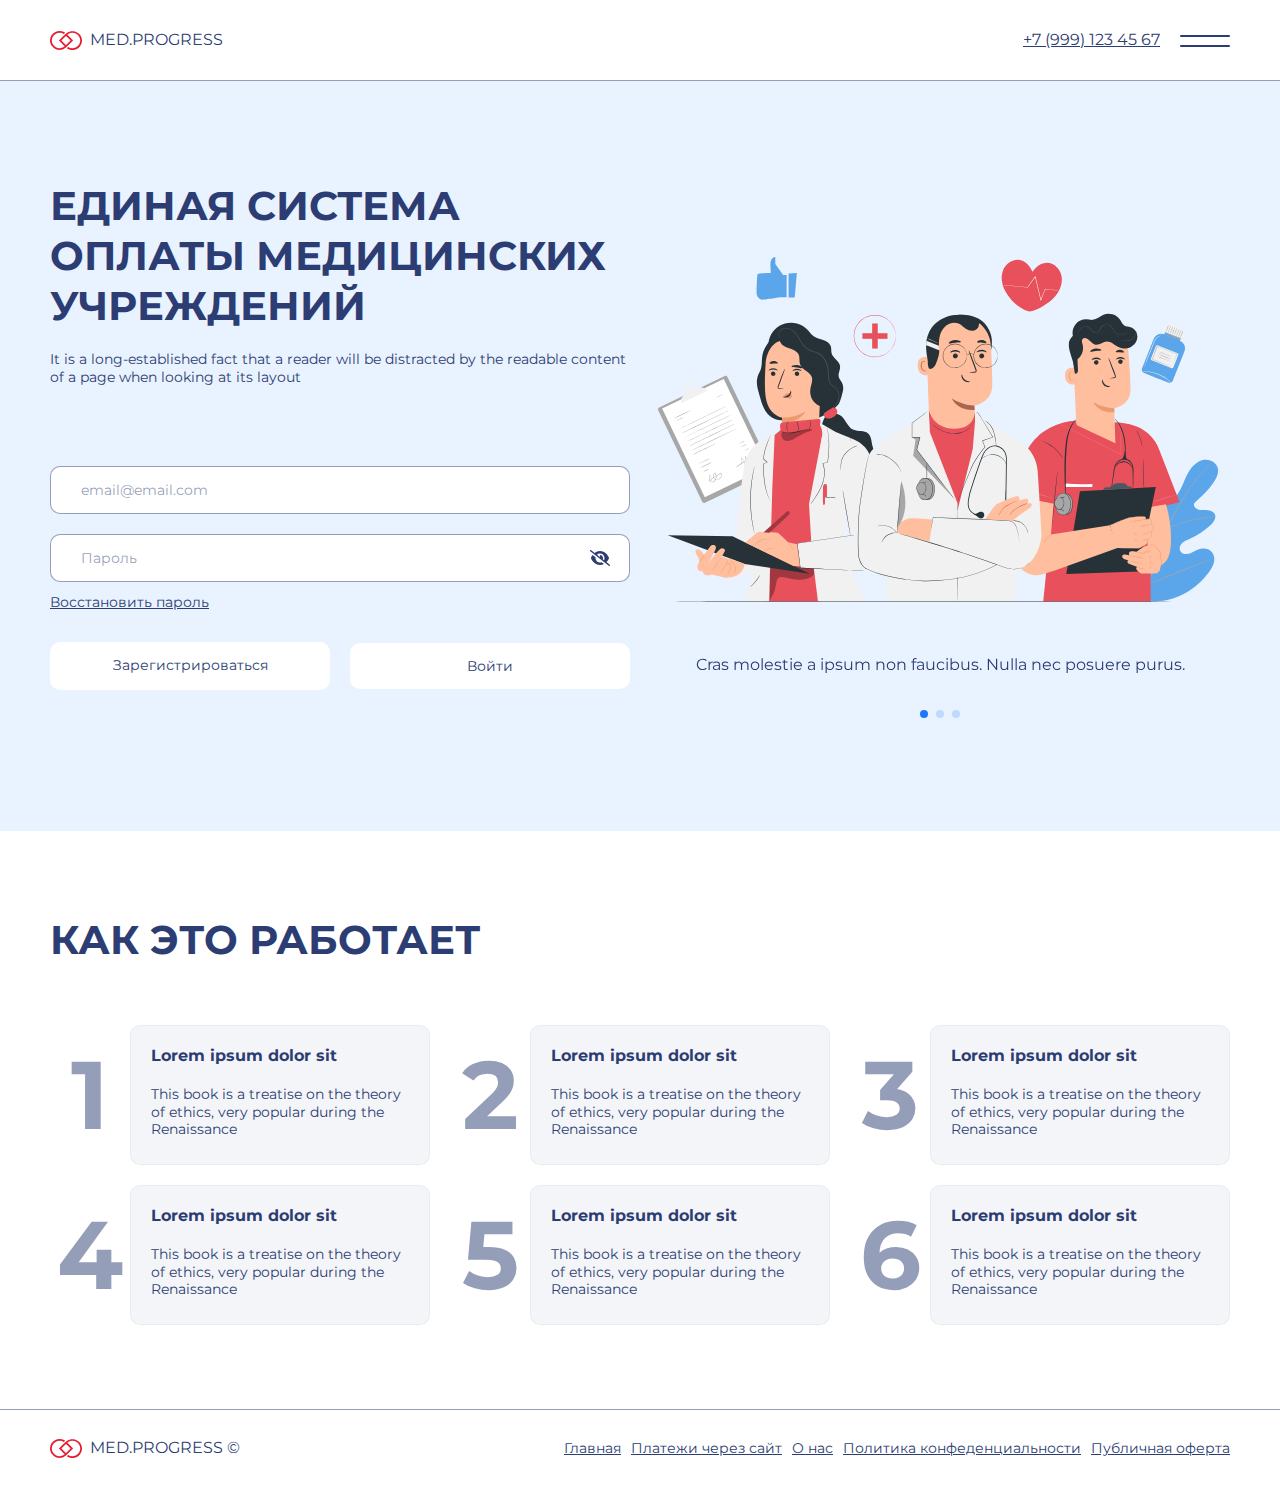
<file: index.html>
<!DOCTYPE html>
<html lang="ru">
    <head>
        <meta charset="UTF-8" />
        <meta
            name="viewport"
            content="width=device-width, user-scalable=no, initial-scale=1.0, maximum-scale=1.0, minimum-scale=1.0"
        />
        <meta http-equiv="X-UA-Compatible" content="ie=edge" />
        <title>Главная страница</title>

        <!--  Fonts  -->
        <link rel="preconnect" href="https://fonts.googleapis.com" />
        <link rel="preconnect" href="https://fonts.gstatic.com" crossorigin />
        <link
            href="https://fonts.googleapis.com/css2?family=Montserrat:wght@400;500;700&display=swap"
            rel="stylesheet"
        />

        <!--  Styles  -->
        <link rel="stylesheet" href="css/normalize.css" />
        <link rel="stylesheet" href="css/style.css" />
        <link rel="stylesheet" href="css/media.css">
        <!--  Swiper.js styles  -->
        <link
            rel="stylesheet"
            href="https://cdn.jsdelivr.net/npm/swiper@9/swiper-bundle.min.css"
        />
    </head>
    <body>
        <!-- Header -->
        <header class="header">
            <div class="container">
                <div class="header__inner">
                    <a href="/" class="logo header__logo">
                        <img src="img/logo.svg" alt="Header logotype" />
                        <span>MED.PROGRESS</span>
                    </a>
                    <div class="header__info">
                        <a class="header__phone" href="tel:+79991234567"
                            >+7 (999) 123 45 67</a
                        >
                        <div class="header__burger"></div>
                    </div>
                </div>
            </div>
        </header>

        <!--  Menu  -->
        <div class="menu">
            <div class="container">
                <div class="menu__inner">
                    <div class="menu__navigation">
                        <h2 class="title menu__navigation__title">Меню</h2>
                        <nav class="menu__navigation__body">
                            <ul class="menu__navigation__list">
                                <li class="menu__navigation__item">
                                    <a
                                        href="/"
                                        class="menu__navigation__link menu__navigation__link-active"
                                        >Главная</a
                                    >
                                </li>
                                <li class="menu__navigation__item">
                                    <a
                                        href="/payments"
                                        class="menu__navigation__link"
                                        >Платежи через сайт</a
                                    >
                                </li>
                                <li class="menu__navigation__item">
                                    <a
                                        href="/about"
                                        class="menu__navigation__link"
                                        >О нас</a
                                    >
                                </li>
                                <li class="menu__navigation__item">
                                    <a
                                        href="/privacy-policy"
                                        class="menu__navigation__link"
                                        >Политика конфеденциальности</a
                                    >
                                </li>
                                <li class="menu__navigation__item">
                                    <a
                                        href="/public-offer"
                                        class="menu__navigation__link"
                                        >Публичная оферта</a
                                    >
                                </li>
                            </ul>
                        </nav>
                    </div>
                    <div class="menu__contacts">
                        <h2 class="title menu__contacts__title">Контакты</h2>
                        <div class="menu__contacts__body">
                            <ul class="menu__contacts__list">
                                <li class="menu__contacts__item">
                                    <img src="img/message.svg" alt="" />
                                    <div>
                                        <a
                                            href="mailto:info@circleschool.ru"
                                            class="menu__contacts__link"
                                            >info@circleschool.ru</a
                                        >
                                    </div>
                                </li>
                                <li class="menu__contacts__item">
                                    <img src="img/phone.svg" alt="" />
                                    <div>
                                        <a
                                            href="tel:+79991234567"
                                            class="menu__contacts__link"
                                            >+7 (999) 123 45 67</a
                                        >
                                    </div>
                                </li>
                                <li class="menu__contacts__item">
                                    <img src="img/map.svg" alt="" />
                                    <div class="menu__contacts__address">
                                        <ul>
                                            <li>ООО «CIRCLE SCHOOL»</li>
                                            <li>ИНН 0273908137</li>
                                            <li>КПП 027701001</li>
                                            <li>ОГРН 1160280082896</li>
                                        </ul>
                                        <span
                                            >450065, Республика Башкортостан, г.
                                            Уфа, ул. Карла Маркса, 3Б, офис 403
                                            по будням с 9:00 до 18:00</span
                                        >
                                    </div>
                                </li>
                            </ul>
                        </div>
                    </div>
                </div>
            </div>
        </div>

        <main>
            <!-- Auth -->

            <section class="auth">
                <div class="container">
                    <div class="auth__inner">
                        <div class="auth__content">
                            <h1 class="title auth__title">
                                Единая система оплаты медицинских учреждений
                            </h1>
                            <p class="text auth__text">
                                It is a long-established fact that a reader will
                                be distracted by the readable content of a page
                                when looking at its layout
                            </p>
                            <form class="auth__form" action="">
                                <input
                                    type="email"
                                    class="input auth__form__input"
                                    placeholder="email@email.com"
                                    name="email"
                                />
                                <!-- Сообщение об ошибке -->
                                <!-- <small class="form__error">Поле E-Mail адрес должно быть действительным электронным адресом.</small> -->
                                <div class="input-password auth__form__input">
                                    <input
                                        type="password"
                                        placeholder="Пароль"
                                        id="password"
                                        name="password"
                                        class="input"
                                    />
                                    <label class="password-label" for="password">
                                        <svg width="20" height="16" viewBox="0 0 20 16" fill="none" xmlns="http://www.w3.org/2000/svg">
                                            <path
                                                d="M4.70933 2.89903C6.09369 1.82092 7.86868 0.999986 9.99991 0.999986C12.5249 0.999986 14.5467 2.15123 16.0186 3.51871C17.4811 4.87495 18.4592 6.47181 18.9217 7.61555C19.0248 7.86243 19.0248 8.13743 18.9217 8.3843C18.503 9.39366 17.6623 10.8155 16.4249 12.0843L19.7123 14.6592C20.0373 14.9155 20.0967 15.3874 19.8405 15.7124C19.5842 16.0374 19.1123 16.0967 18.7873 15.8405L0.287367 1.3403C-0.0386303 1.08467 -0.0957861 0.613427 0.159743 0.287367C0.415303 -0.0386303 0.886549 -0.0957861 1.2128 0.159743L4.70933 2.89903ZM6.97181 4.67183L9.79366 6.88431C9.92491 6.61869 9.99991 6.31869 9.99991 5.97182C9.99991 5.64057 9.87804 5.30307 9.73741 5.01245C9.82491 5.00308 9.91241 4.97183 9.99991 4.97183C11.6561 4.97183 12.9999 6.31557 12.9999 7.9718C12.9999 8.42805 12.9093 8.83429 12.7218 9.20304L13.9561 10.1468C14.303 9.50929 14.4999 8.77804 14.4999 7.9718C14.4999 5.51557 12.4843 3.47184 9.99991 3.47184C8.83429 3.47184 7.76868 3.94371 6.97181 4.67183ZM9.99991 14.9999C7.47493 14.9999 5.45307 13.8499 3.98121 12.4811C2.51935 11.0968 1.54186 9.49991 1.07686 8.3843C0.974361 8.13743 0.974361 7.86243 1.07686 7.61555C1.37498 6.89994 1.88404 5.97494 2.59653 5.04683L5.5437 7.36868C5.51557 7.57493 5.49995 7.7843 5.49995 7.9718C5.49995 10.4843 7.51556 12.4999 9.99991 12.4999C10.5843 12.4999 11.1437 12.3874 11.6561 12.1843L13.9436 13.9843C12.8093 14.5967 11.4936 14.9999 9.99991 14.9999Z"
                                                fill="currentColor" />
                                        </svg>
                                    </label>
                                </div>
                                <a
                                    href="/ссылка_на_восстановление_пароля"
                                    class="auth__form__link"
                                    >Восстановить пароль</a
                                >
                                <div class="auth__form__buttons">
                                    <a
                                        href="/registration.html"
                                        class="button auth__form__button"
                                        >Зарегистрироваться</a
                                    >
                                    <button class="button auth__form__button">
                                        Войти
                                    </button>
                                </div>
                            </form>
                        </div>
                        <div class="auth__slider">
                            <div class="swiper">
                                <div class="swiper-wrapper">
                                    <div class="swiper-slide">
                                        <div
                                            class="swiper-slide-image__container"
                                        >
                                            <img
                                                class="swiper-slide-image"
                                                src="img/swiper_1.svg"
                                                alt="Slide 1"
                                            />
                                        </div>
                                        <p class="swiper-slide-text">
                                            Cras molestie a ipsum non faucibus.
                                            Nulla nec posuere purus.
                                        </p>
                                    </div>
                                    <div class="swiper-slide">
                                        <div
                                            class="swiper-slide-image__container"
                                        >
                                            <img
                                                class="swiper-slide-image"
                                                src="img/swiper_2.svg"
                                                alt="Slide 2"
                                            />
                                        </div>
                                        <p class="swiper-slide-text">
                                            Praesent tempor urna nec condimentum
                                            semper. Nullam suscipit fringilla
                                            mi.
                                        </p>
                                    </div>
                                    <div class="swiper-slide">
                                        <div
                                            class="swiper-slide-image__container"
                                        >
                                            <img
                                                class="swiper-slide-image"
                                                src="img/swiper_3.svg"
                                                alt="Slide 3"
                                            />
                                        </div>
                                        <p class="swiper-slide-text">
                                            Ut eu dui eget enim semper euismod
                                            lacinia tincidunt nunc.
                                        </p>
                                    </div>
                                </div>
                                <div class="swiper-pagination"></div>
                            </div>
                        </div>
                    </div>
                </div>
            </section>

            <!-- Instruction -->

            <section class="instruction">
                <div class="container">
                    <div class="instruction__inner">
                        <h2 class="title instruction__title">
                            Как это работает
                        </h2>
                        <div class="instruction__content">
                            <div class="instruction__item">
                                <div class="instruction__item-number">
                                    <h3>1</h3>
                                </div>
                                <div class="instruction__item-body">
                                    <h4>Lorem ipsum dolor sit</h4>
                                    <p>
                                        This book is a treatise on the theory of
                                        ethics, very popular during the
                                        Renaissance
                                    </p>
                                </div>
                            </div>
                            <div class="instruction__item">
                                <div class="instruction__item-number">
                                    <h3>2</h3>
                                </div>
                                <div class="instruction__item-body">
                                    <h4>Lorem ipsum dolor sit</h4>
                                    <p>
                                        This book is a treatise on the theory of
                                        ethics, very popular during the
                                        Renaissance
                                    </p>
                                </div>
                            </div>
                            <div class="instruction__item">
                                <div class="instruction__item-number">
                                    <h3>3</h3>
                                </div>
                                <div class="instruction__item-body">
                                    <h4>Lorem ipsum dolor sit</h4>
                                    <p>
                                        This book is a treatise on the theory of
                                        ethics, very popular during the
                                        Renaissance
                                    </p>
                                </div>
                            </div>
                            <div class="instruction__item">
                                <div class="instruction__item-number">
                                    <h3>4</h3>
                                </div>
                                <div class="instruction__item-body">
                                    <h4>Lorem ipsum dolor sit</h4>
                                    <p>
                                        This book is a treatise on the theory of
                                        ethics, very popular during the
                                        Renaissance
                                    </p>
                                </div>
                            </div>
                            <div class="instruction__item">
                                <div class="instruction__item-number">
                                    <h3>5</h3>
                                </div>
                                <div class="instruction__item-body">
                                    <h4>Lorem ipsum dolor sit</h4>
                                    <p>
                                        This book is a treatise on the theory of
                                        ethics, very popular during the
                                        Renaissance
                                    </p>
                                </div>
                            </div>
                            <div class="instruction__item">
                                <div class="instruction__item-number">
                                    <h3>6</h3>
                                </div>
                                <div class="instruction__item-body">
                                    <h4>Lorem ipsum dolor sit</h4>
                                    <p>
                                        This book is a treatise on the theory of
                                        ethics, very popular during the
                                        Renaissance
                                    </p>
                                </div>
                            </div>
                        </div>
                    </div>
                </div>
            </section>
        </main>

        <!-- Footer -->

        <footer class="footer">
            <div class="container">
                <div class="footer__inner">
                    <a href="/" class="logo footer__logo">
                        <img src="img/logo.svg" alt="Footer logotype" />
                        <span>MED.PROGRESS ©</span>
                    </a>

                    <nav class="footer__navigation">
                        <ul class="footer__list">
                            <li class="footer__item">
                                <a href="/" class="footer__link">Главная</a>
                            </li>
                            <li class="footer__item">
                                <a href="/payments" class="footer__link"
                                    >Платежи через сайт</a
                                >
                            </li>
                            <li class="footer__item">
                                <a href="/about" class="footer__link">О нас</a>
                            </li>
                            <li class="footer__item">
                                <a href="/privacy-policy" class="footer__link"
                                    >Политика конфеденциальности</a
                                >
                            </li>
                            <li class="footer__item">
                                <a href="/public-offer" class="footer__link"
                                    >Публичная оферта</a
                                >
                            </li>
                        </ul>
                    </nav>
                </div>
            </div>
        </footer>

        <script src="https://cdn.jsdelivr.net/npm/swiper@9/swiper-bundle.min.js"></script>
        <script type="module" src="./js/swiper.js"></script>
        <script src="js/main.js" type="text/javascript"></script>
        <script src="js/password-show.js"></script>
    </body>
</html>
</file>
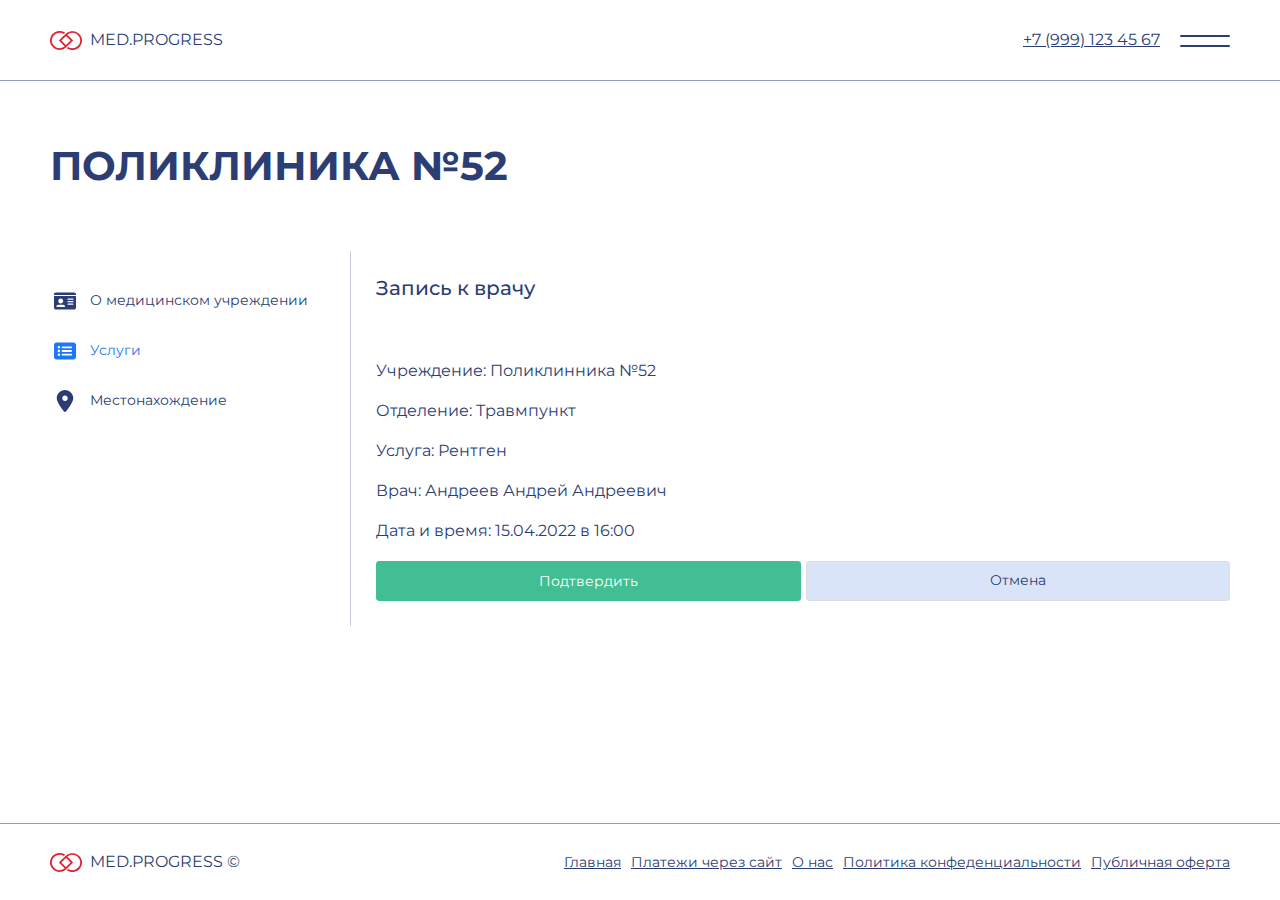
<file: appointment-confirmation.html>
<!DOCTYPE html>
<html lang="ru">
  <head>
    <meta charset="UTF-8" />
    <meta
      name="viewport"
      content="width=device-width, user-scalable=no, initial-scale=1.0, maximum-scale=1.0, minimum-scale=1.0"
    />
    <meta http-equiv="X-UA-Compatible" content="ie=edge" />
    <title>Запись к врачу</title>

    <!--  Fonts  -->
    <link rel="preconnect" href="https://fonts.googleapis.com" />
    <link rel="preconnect" href="https://fonts.gstatic.com" crossorigin />
    <link
      href="https://fonts.googleapis.com/css2?family=Montserrat:wght@400;500;700&display=swap"
      rel="stylesheet"
    />

    <!--  Styles  -->
    <link rel="stylesheet" href="css/normalize.css" />
    <link rel="stylesheet" href="css/style.css" />
    <link rel="stylesheet" href="css/media.css">
  </head>
  <body>
    <!-- Header -->
    <header class="header">
      <div class="container">
        <div class="header__inner">
          <a href="/" class="logo header__logo">
            <img src="img/logo.svg" alt="Header logotype" />
            <span>MED.PROGRESS</span>
          </a>
          <div class="header__info">
            <a class="header__phone" href="tel:+79991234567"
              >+7 (999) 123 45 67</a
            >
            <div class="header__burger"></div>
          </div>
        </div>
      </div>
    </header>

    <!--  Menu  -->
    <div class="menu">
      <div class="container">
        <div class="menu__inner">
          <div class="menu__navigation">
            <h2 class="title menu__navigation__title">Меню</h2>
            <nav class="menu__navigation__body">
              <ul class="menu__navigation__list">
                <li class="menu__navigation__item">
                  <a
                    href="#"
                    class="menu__navigation__link menu__navigation__link-with-icon"
                  >
                    <svg
                      width="30"
                      height="30"
                      viewBox="0 0 30 30"
                      fill="currentColor"
                      xmlns="http://www.w3.org/2000/svg"
                    >
                      <path
                        d="M15 15.0006C17.7619 15.0006 20.0003 12.7618 20.0003 10.0003C20.0003 7.2388 17.7619 5 15 5C12.2381 5 9.99973 7.2388 9.99973 10.0003C9.99973 12.7618 12.2381 15.0006 15 15.0006ZM16.9806 16.8757H13.0194C9.28133 16.8757 6.24951 19.9071 6.24951 23.6456C6.24951 24.3933 6.8558 25 7.6035 25H22.3973C23.145 25.0012 23.7505 24.3957 23.7505 23.6456C23.7505 19.9071 20.7191 16.8757 16.9806 16.8757Z"
                        fill="currentColor"
                      />
                    </svg>
                    <span>Личные данные</span>
                  </a>
                </li>
                <li class="menu__navigation__item">
                  <a
                    href="#"
                    class="menu__navigation__link menu__navigation__link-with-icon"
                  >
                    <svg
                      class=""
                      width="30"
                      height="30"
                      viewBox="0 0 30 30"
                      fill="currentColor"
                      xmlns="http://www.w3.org/2000/svg"
                    >
                      <path
                        d="M4 8.88878C4 7.53861 5.09427 6.44434 6.44444 6.44434H23.5556C24.9038 6.44434 26 7.53861 26 8.88878V21.111C26 22.4593 24.9038 23.5554 23.5556 23.5554H6.44444C5.09427 23.5554 4 22.4593 4 21.111V8.88878ZM10.1111 14.9999C10.1111 14.3238 9.56493 13.7777 8.88889 13.7777C8.21285 13.7777 7.66667 14.3238 7.66667 14.9999C7.66667 15.6759 8.21285 16.2221 8.88889 16.2221C9.56493 16.2221 10.1111 15.6759 10.1111 14.9999ZM10.1111 11.3332C10.1111 10.6572 9.56493 10.111 8.88889 10.111C8.21285 10.111 7.66667 10.6572 7.66667 11.3332C7.66667 12.0093 8.21285 12.5554 8.88889 12.5554C9.56493 12.5554 10.1111 12.0093 10.1111 11.3332ZM10.1111 18.6666C10.1111 17.9905 9.56493 17.4443 8.88889 17.4443C8.21285 17.4443 7.66667 17.9905 7.66667 18.6666C7.66667 19.3426 8.21285 19.8888 8.88889 19.8888C9.56493 19.8888 10.1111 19.3426 10.1111 18.6666ZM12.5556 10.4166C12.0476 10.4166 11.6389 10.8252 11.6389 11.3332C11.6389 11.8412 12.0476 12.2499 12.5556 12.2499H21.1111C21.6191 12.2499 22.0278 11.8412 22.0278 11.3332C22.0278 10.8252 21.6191 10.4166 21.1111 10.4166H12.5556ZM12.5556 14.0832C12.0476 14.0832 11.6389 14.4919 11.6389 14.9999C11.6389 15.5079 12.0476 15.9166 12.5556 15.9166H21.1111C21.6191 15.9166 22.0278 15.5079 22.0278 14.9999C22.0278 14.4919 21.6191 14.0832 21.1111 14.0832H12.5556ZM12.5556 17.7499C12.0476 17.7499 11.6389 18.1586 11.6389 18.6666C11.6389 19.1745 12.0476 19.5832 12.5556 19.5832H21.1111C21.6191 19.5832 22.0278 19.1745 22.0278 18.6666C22.0278 18.1586 21.6191 17.7499 21.1111 17.7499H12.5556Z"
                        fill="currentColor"
                      />
                    </svg>
                    <span class="">Медицинские учреждения</span>
                  </a>
                </li>
                <li class="menu__navigation__item">
                  <a
                    href="#"
                    class="menu__navigation__link menu__navigation__link-with-icon"
                  >
                    <svg
                      class=""
                      width="30"
                      height="30"
                      viewBox="0 0 30 30"
                      fill="currentColor"
                      xmlns="http://www.w3.org/2000/svg"
                    >
                      <path
                        d="M10.5355 5.98358C10.9566 6.36471 10.991 7.01655 10.6086 7.44022L7.51656 10.8794C7.32707 11.0857 7.0598 11.2103 6.77707 11.1802C6.49434 11.2275 6.22105 11.1158 6.02082 10.8794L4.30203 9.16069C3.89932 8.79545 3.89932 8.14233 4.30203 7.73971C4.70469 7.3371 5.35781 7.3371 5.76043 7.73971L6.71047 8.68803L9.07891 6.06006C9.45703 5.63682 10.1102 5.60245 10.5355 5.98358ZM10.5355 12.8603C10.9566 13.2384 10.991 13.8915 10.6086 14.3169L7.51656 17.7544C7.32707 17.9607 7.0598 18.0853 6.77707 18.0552C6.49434 18.1025 6.22105 17.9908 6.02082 17.7544L4.30203 16.0357C3.89932 15.6705 3.89932 15.0173 4.30203 14.6134C4.70469 14.2138 5.35781 14.2138 5.76043 14.6134L6.71047 15.563L9.07891 12.9333C9.45703 12.5123 10.1102 12.4779 10.5355 12.8603ZM13.625 8.46889C13.625 7.70963 14.2395 7.09389 15 7.09389H24.625C25.3855 7.09389 26 7.70963 26 8.46889C26 9.22944 25.3855 9.84389 24.625 9.84389H15C14.2395 9.84389 13.625 9.22944 13.625 8.46889ZM13.625 15.3439C13.625 14.5833 14.2395 13.9689 15 13.9689H24.625C25.3855 13.9689 26 14.5833 26 15.3439C26 16.1044 25.3855 16.7189 24.625 16.7189H15C14.2395 16.7189 13.625 16.1044 13.625 15.3439ZM10.875 22.2189C10.875 21.4583 11.4895 20.8439 12.25 20.8439H24.625C25.3855 20.8439 26 21.4583 26 22.2189C26 22.9794 25.3855 23.5939 24.625 23.5939H12.25C11.4895 23.5939 10.875 22.9794 10.875 22.2189ZM4 22.2189C4 21.0802 4.9234 20.1564 6.0625 20.1564C7.2016 20.1564 8.125 21.0802 8.125 22.2189C8.125 23.3576 7.2016 24.2814 6.0625 24.2814C4.9234 24.2814 4 23.3576 4 22.2189Z"
                        fill="currentColor"
                      />
                    </svg>
                    <span class="">Выписка</span>
                  </a>
                </li>
              </ul>
            </nav>
          </div>
          <div class="menu__contacts">
            <h2 class="title menu__contacts__title">Контакты</h2>
            <div class="menu__contacts__body">
              <ul class="menu__contacts__list">
                <li class="menu__contacts__item">
                  <img src="img/message.svg" alt="" />
                  <div>
                    <a
                      href="mailto:info@circleschool.ru"
                      class="menu__contacts__link"
                      >info@circleschool.ru</a
                    >
                  </div>
                </li>
                <li class="menu__contacts__item">
                  <img src="img/phone.svg" alt="" />
                  <div>
                    <a href="tel:+79991234567" class="menu__contacts__link"
                      >+7 (999) 123 45 67</a
                    >
                  </div>
                </li>
                <li class="menu__contacts__item">
                  <img src="img/map.svg" alt="" />
                  <div class="menu__contacts__address">
                    <ul>
                      <li>ООО «CIRCLE SCHOOL»</li>
                      <li>ИНН 0273908137</li>
                      <li>КПП 027701001</li>
                      <li>ОГРН 1160280082896</li>
                    </ul>
                    <span
                      >450065, Республика Башкортостан, г. Уфа, ул. Карла
                      Маркса, 3Б, офис 403 по будням с 9:00 до 18:00</span
                    >
                  </div>
                </li>
              </ul>
            </div>
          </div>
        </div>
      </div>
    </div>

    <main>
      <section class="page">
        <div class="container">
          <div class="page__inner">
            <h1 class="title page__title">Поликлиника №52</h1>
            <div class="page__body">
              <!--     SIDEBAR     -->
              <aside class="page__sidebar">
                <nav class="page__sidebar__navigation">
                  <ul class="page__sidebar__list">
                    <li class="page__sidebar__item">
                      <a
                        href="#"
                        class="page__sidebar__link"
                      >
                        <svg
                          class="page__sidebar__image"
                          width="30"
                          height="30"
                          viewBox="0 0 30 30"
                          fill="currentColor"
                          xmlns="http://www.w3.org/2000/svg"
                        >
                          <path
                            d="M24.1667 6.44446H5.83333C4.8208 6.44446 4 7.26526 4 8.27779V8.8889H26V8.27779C26 7.26526 25.1788 6.44446 24.1667 6.44446ZM4 21.7222C4 22.7344 4.8208 23.5556 5.83333 23.5556H24.1667C25.1792 23.5556 26 22.7348 26 21.7222V10.1111H4V21.7222ZM18.0556 12.5556H22.9444C23.2806 12.5556 23.5556 12.8306 23.5556 13.1667C23.5556 13.5028 23.2806 13.7778 22.9444 13.7778H18.0556C17.7194 13.7778 17.4444 13.5028 17.4444 13.1667C17.4444 12.8306 17.7194 12.5556 18.0556 12.5556ZM18.0556 15H22.9444C23.2806 15 23.5556 15.275 23.5556 15.6111C23.5556 15.9472 23.2806 16.2222 22.9444 16.2222H18.0556C17.7194 16.2222 17.4444 15.9472 17.4444 15.6111C17.4444 15.275 17.7194 15 18.0556 15ZM18.0556 17.4445H22.9444C23.2819 17.4445 23.5556 17.7181 23.5556 18.0556C23.5556 18.3931 23.2806 18.6667 22.9444 18.6667H18.0556C17.7181 18.6667 17.4444 18.3931 17.4444 18.0556C17.4444 17.7181 17.7194 17.4445 18.0556 17.4445ZM10.7222 12.5556C12.0724 12.5556 13.1667 13.6502 13.1667 15C13.1667 16.3498 12.0724 17.4445 10.7222 17.4445C9.37205 17.4445 8.27778 16.3498 8.27778 15C8.27778 13.6502 9.37396 12.5556 10.7222 12.5556ZM8.27778 18.6667H13.1667C14.1792 18.6667 15 19.4875 15 20.5C15 20.8375 14.7264 21.1111 14.3889 21.1111H7.05556C6.71792 21.1111 6.44444 20.8361 6.44444 20.5C6.44444 19.4879 7.26524 18.6667 8.27778 18.6667Z"
                            fill="currentColor"
                          />
                        </svg>
                        <span class="page__sidebar__text"
                          >О медицинском учреждении</span
                        >
                      </a>
                    </li>
                    <li class="page__sidebar__item">
                      <a href="#" class="page__sidebar__link page__sidebar__link-active">
                        <svg
                          class="page__sidebar__image"
                          width="30"
                          height="30"
                          viewBox="0 0 30 30"
                          fill="currentColor"
                          xmlns="http://www.w3.org/2000/svg"
                        >
                          <path
                            d="M4 8.88878C4 7.53861 5.09427 6.44434 6.44444 6.44434H23.5556C24.9038 6.44434 26 7.53861 26 8.88878V21.111C26 22.4593 24.9038 23.5554 23.5556 23.5554H6.44444C5.09427 23.5554 4 22.4593 4 21.111V8.88878ZM10.1111 14.9999C10.1111 14.3238 9.56493 13.7777 8.88889 13.7777C8.21285 13.7777 7.66667 14.3238 7.66667 14.9999C7.66667 15.6759 8.21285 16.2221 8.88889 16.2221C9.56493 16.2221 10.1111 15.6759 10.1111 14.9999ZM10.1111 11.3332C10.1111 10.6572 9.56493 10.111 8.88889 10.111C8.21285 10.111 7.66667 10.6572 7.66667 11.3332C7.66667 12.0093 8.21285 12.5554 8.88889 12.5554C9.56493 12.5554 10.1111 12.0093 10.1111 11.3332ZM10.1111 18.6666C10.1111 17.9905 9.56493 17.4443 8.88889 17.4443C8.21285 17.4443 7.66667 17.9905 7.66667 18.6666C7.66667 19.3426 8.21285 19.8888 8.88889 19.8888C9.56493 19.8888 10.1111 19.3426 10.1111 18.6666ZM12.5556 10.4166C12.0476 10.4166 11.6389 10.8252 11.6389 11.3332C11.6389 11.8412 12.0476 12.2499 12.5556 12.2499H21.1111C21.6191 12.2499 22.0278 11.8412 22.0278 11.3332C22.0278 10.8252 21.6191 10.4166 21.1111 10.4166H12.5556ZM12.5556 14.0832C12.0476 14.0832 11.6389 14.4919 11.6389 14.9999C11.6389 15.5079 12.0476 15.9166 12.5556 15.9166H21.1111C21.6191 15.9166 22.0278 15.5079 22.0278 14.9999C22.0278 14.4919 21.6191 14.0832 21.1111 14.0832H12.5556ZM12.5556 17.7499C12.0476 17.7499 11.6389 18.1586 11.6389 18.6666C11.6389 19.1745 12.0476 19.5832 12.5556 19.5832H21.1111C21.6191 19.5832 22.0278 19.1745 22.0278 18.6666C22.0278 18.1586 21.6191 17.7499 21.1111 17.7499H12.5556Z"
                            fill="currentColor"
                          />
                        </svg>
                        <span class="page__sidebar__text">Услуги</span>
                      </a>
                    </li>
                    <li class="page__sidebar__item">
                      <a href="#" class="page__sidebar__link">
                        <svg
                          class="page__sidebar__image"
                          width="30"
                          height="30"
                          viewBox="0 0 30 30"
                          fill="currentColor"
                          xmlns="http://www.w3.org/2000/svg"
                        >
                          <path
                            d="M13.9789 25.5057C11.7301 22.7399 6.72852 16.0366 6.72852 12.2714C6.72852 7.70318 10.4317 4 14.9999 4C19.5664 4 23.2713 7.70318 23.2713 12.2714C23.2713 16.0366 18.2309 22.7399 16.0209 25.5057C15.491 26.1648 14.5088 26.1648 13.9789 25.5057ZM14.9999 15.0285C16.5207 15.0285 17.7571 13.7921 17.7571 12.2714C17.7571 10.7507 16.5207 9.51427 14.9999 9.51427C13.4792 9.51427 12.2428 10.7507 12.2428 12.2714C12.2428 13.7921 13.4792 15.0285 14.9999 15.0285Z"
                            fill="currentColor"
                          />
                        </svg>
                        <span class="page__sidebar__text">Местонахождение</span>
                      </a>
                    </li>
                  </ul>
                </nav>
              </aside>
              <!--     CONTENT     -->
              <div class="page__content">
                <div class="appointment">
                    <div class="appointment__header">
                        <h2 class="subtitle appointment__subtitle">Запись к врачу</h2>
                    </div>
                    <div class="appointment__body">
                        <div class="appointment-confimation">
                            <form action="" class="appointment__form appointment-confirmation__form">
                                <div class="appointment-confirmation__data">
                                    <span>Учреждение:</span>
                                    <span>Поликлинника №52 </span>
                                </div>
                                <div class="appointment-confirmation__data">
                                    <span>Отделение:</span>
                                    <span>Травмпункт</span>
                                </div>
                                <div class="appointment-confirmation__data">
                                    <span>Услуга:</span>
                                    <span>Рентген</span>
                                </div>
                                <div class="appointment-confirmation__data">
                                    <span>Врач:</span>
                                    <span>Андреев Андрей Андреевич</span>
                                </div>
                                <div class="appointment-confirmation__data">
                                    <span>Дата и время:</span>
                                    <span>15.04.2022 в 16:00</span>
                                </div>
                                <div class="appointment-confirmation__buttons">
                                    <button class="button button-green appointment-confirmation__confirm-button">Подтвердить</button>
                                    <a href="/appointment-department.html" class="button button-gray appointment-confirmation__close">Отмена</a>
                                </div>
                            </form>
                        </div>
                    </div>
                </div>
              </div>
              <!--     END CONTENT     -->
            </div>
          </div>
        </div>
      </section>
    </main>

    <div class="modal appointment-modal">
        <div class="modal__inner">
            <h2 class="subtitle appointment-modal__subtitle">Заявка на запись отправлена</h2>
            <p class="appointment-modal__text">Отслеживайте статус записи в личном кабинете</p>
            <div class="appointment-modal__buttons">
                <a href="/personal-data.html" class="button button-green button-modal appointment-modal__button">В личный кабинет</a>
                <button class="button button-gray button-modal appointment-modal__button appointment-modal__button-close">Продолжить</button>
            </div>
        </div>
    </div>

    <footer class="footer">
      <div class="container">
        <div class="footer__inner">
          <a href="/" class="logo footer__logo">
            <img src="img/logo.svg" alt="Footer logotype" />
            <span>MED.PROGRESS ©</span>
          </a>

          <nav class="footer__navigation">
            <ul class="footer__list">
              <li class="footer__item">
                <a href="/" class="footer__link">Главная</a>
              </li>
              <li class="footer__item">
                <a href="/payments" class="footer__link">Платежи через сайт</a>
              </li>
              <li class="footer__item">
                <a href="/about" class="footer__link">О нас</a>
              </li>
              <li class="footer__item">
                <a href="/privacy-policy" class="footer__link"
                  >Политика конфеденциальности</a
                >
              </li>
              <li class="footer__item">
                <a href="/public-offer" class="footer__link"
                  >Публичная оферта</a
                >
              </li>
            </ul>
          </nav>
        </div>
      </div>
    </footer>

    <script src="js/main.js" type="text/javascript"></script>
    <script src="js/appointment-modal.js" type="text/javascript"></script> 
  </body>
</html>
</file>
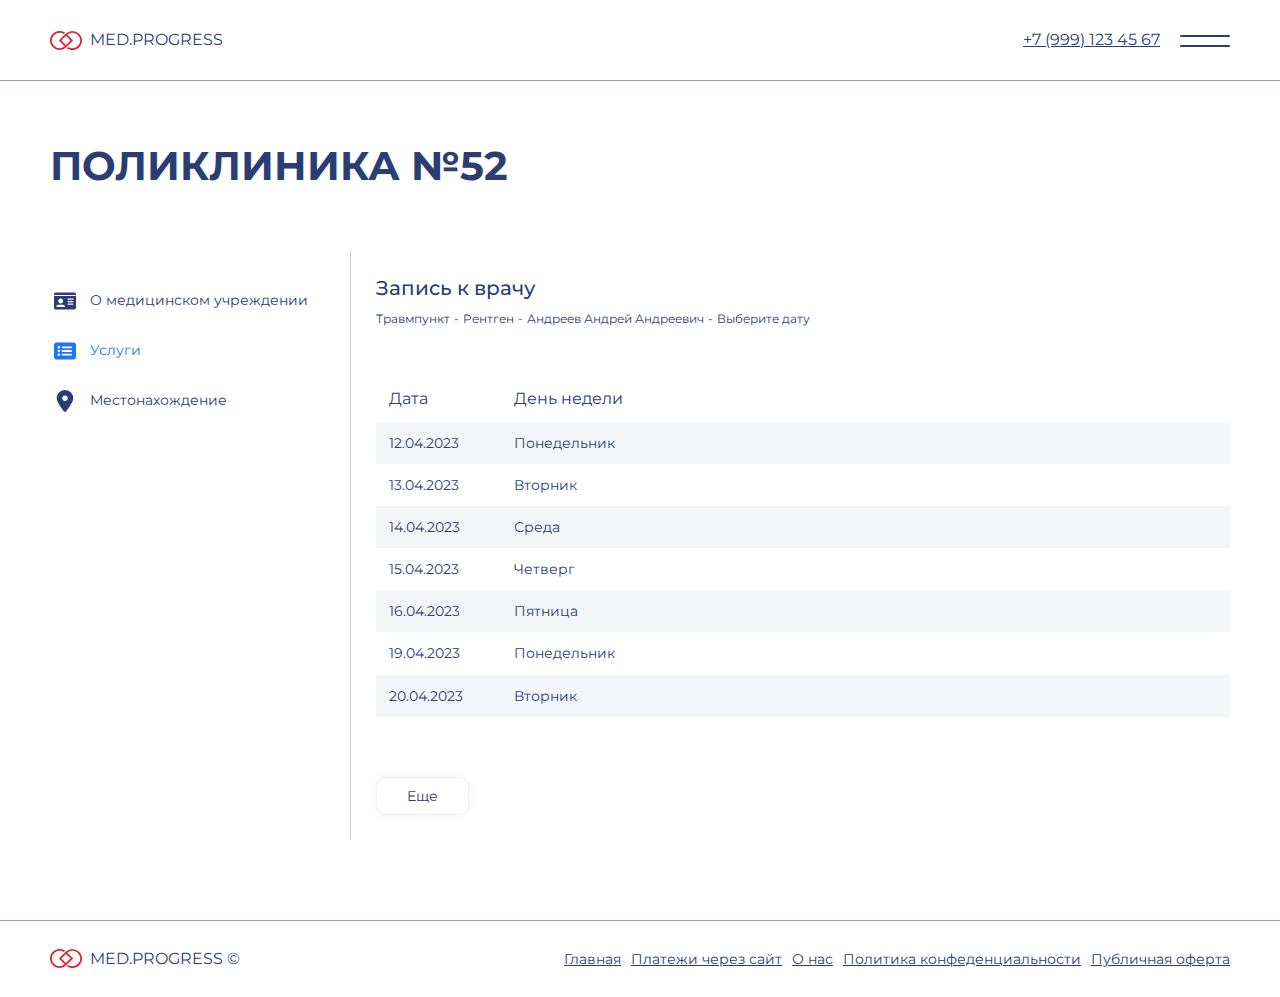
<file: appointment-date.html>
<!DOCTYPE html>
<html lang="ru">
  <head>
    <meta charset="UTF-8" />
    <meta
      name="viewport"
      content="width=device-width, user-scalable=no, initial-scale=1.0, maximum-scale=1.0, minimum-scale=1.0"
    />
    <meta http-equiv="X-UA-Compatible" content="ie=edge" />
    <title>Запись к врачу</title>

    <!--  Fonts  -->
    <link rel="preconnect" href="https://fonts.googleapis.com" />
    <link rel="preconnect" href="https://fonts.gstatic.com" crossorigin />
    <link
      href="https://fonts.googleapis.com/css2?family=Montserrat:wght@400;500;700&display=swap"
      rel="stylesheet"
    />

    <!--  Styles  -->
    <link rel="stylesheet" href="css/normalize.css" />
    <link rel="stylesheet" href="css/style.css" />
    <link rel="stylesheet" href="css/media.css">
  </head>
  <body>
    <!-- Header -->
    <header class="header">
      <div class="container">
        <div class="header__inner">
          <a href="/" class="logo header__logo">
            <img src="img/logo.svg" alt="Header logotype" />
            <span>MED.PROGRESS</span>
          </a>
          <div class="header__info">
            <a class="header__phone" href="tel:+79991234567"
              >+7 (999) 123 45 67</a
            >
            <div class="header__burger"></div>
          </div>
        </div>
      </div>
    </header>

    <!--  Menu  -->
    <div class="menu">
      <div class="container">
        <div class="menu__inner">
          <div class="menu__navigation">
            <h2 class="title menu__navigation__title">Меню</h2>
            <nav class="menu__navigation__body">
              <ul class="menu__navigation__list">
                <li class="menu__navigation__item">
                  <a
                    href="#"
                    class="menu__navigation__link menu__navigation__link-with-icon"
                  >
                    <svg
                      width="30"
                      height="30"
                      viewBox="0 0 30 30"
                      fill="currentColor"
                      xmlns="http://www.w3.org/2000/svg"
                    >
                      <path
                        d="M15 15.0006C17.7619 15.0006 20.0003 12.7618 20.0003 10.0003C20.0003 7.2388 17.7619 5 15 5C12.2381 5 9.99973 7.2388 9.99973 10.0003C9.99973 12.7618 12.2381 15.0006 15 15.0006ZM16.9806 16.8757H13.0194C9.28133 16.8757 6.24951 19.9071 6.24951 23.6456C6.24951 24.3933 6.8558 25 7.6035 25H22.3973C23.145 25.0012 23.7505 24.3957 23.7505 23.6456C23.7505 19.9071 20.7191 16.8757 16.9806 16.8757Z"
                        fill="currentColor"
                      />
                    </svg>
                    <span>Личные данные</span>
                  </a>
                </li>
                <li class="menu__navigation__item">
                  <a
                    href="#"
                    class="menu__navigation__link menu__navigation__link-with-icon"
                  >
                    <svg
                      class=""
                      width="30"
                      height="30"
                      viewBox="0 0 30 30"
                      fill="currentColor"
                      xmlns="http://www.w3.org/2000/svg"
                    >
                      <path
                        d="M4 8.88878C4 7.53861 5.09427 6.44434 6.44444 6.44434H23.5556C24.9038 6.44434 26 7.53861 26 8.88878V21.111C26 22.4593 24.9038 23.5554 23.5556 23.5554H6.44444C5.09427 23.5554 4 22.4593 4 21.111V8.88878ZM10.1111 14.9999C10.1111 14.3238 9.56493 13.7777 8.88889 13.7777C8.21285 13.7777 7.66667 14.3238 7.66667 14.9999C7.66667 15.6759 8.21285 16.2221 8.88889 16.2221C9.56493 16.2221 10.1111 15.6759 10.1111 14.9999ZM10.1111 11.3332C10.1111 10.6572 9.56493 10.111 8.88889 10.111C8.21285 10.111 7.66667 10.6572 7.66667 11.3332C7.66667 12.0093 8.21285 12.5554 8.88889 12.5554C9.56493 12.5554 10.1111 12.0093 10.1111 11.3332ZM10.1111 18.6666C10.1111 17.9905 9.56493 17.4443 8.88889 17.4443C8.21285 17.4443 7.66667 17.9905 7.66667 18.6666C7.66667 19.3426 8.21285 19.8888 8.88889 19.8888C9.56493 19.8888 10.1111 19.3426 10.1111 18.6666ZM12.5556 10.4166C12.0476 10.4166 11.6389 10.8252 11.6389 11.3332C11.6389 11.8412 12.0476 12.2499 12.5556 12.2499H21.1111C21.6191 12.2499 22.0278 11.8412 22.0278 11.3332C22.0278 10.8252 21.6191 10.4166 21.1111 10.4166H12.5556ZM12.5556 14.0832C12.0476 14.0832 11.6389 14.4919 11.6389 14.9999C11.6389 15.5079 12.0476 15.9166 12.5556 15.9166H21.1111C21.6191 15.9166 22.0278 15.5079 22.0278 14.9999C22.0278 14.4919 21.6191 14.0832 21.1111 14.0832H12.5556ZM12.5556 17.7499C12.0476 17.7499 11.6389 18.1586 11.6389 18.6666C11.6389 19.1745 12.0476 19.5832 12.5556 19.5832H21.1111C21.6191 19.5832 22.0278 19.1745 22.0278 18.6666C22.0278 18.1586 21.6191 17.7499 21.1111 17.7499H12.5556Z"
                        fill="currentColor"
                      />
                    </svg>
                    <span class="">Медицинские учреждения</span>
                  </a>
                </li>
                <li class="menu__navigation__item">
                  <a
                    href="#"
                    class="menu__navigation__link menu__navigation__link-with-icon"
                  >
                    <svg
                      class=""
                      width="30"
                      height="30"
                      viewBox="0 0 30 30"
                      fill="currentColor"
                      xmlns="http://www.w3.org/2000/svg"
                    >
                      <path
                        d="M10.5355 5.98358C10.9566 6.36471 10.991 7.01655 10.6086 7.44022L7.51656 10.8794C7.32707 11.0857 7.0598 11.2103 6.77707 11.1802C6.49434 11.2275 6.22105 11.1158 6.02082 10.8794L4.30203 9.16069C3.89932 8.79545 3.89932 8.14233 4.30203 7.73971C4.70469 7.3371 5.35781 7.3371 5.76043 7.73971L6.71047 8.68803L9.07891 6.06006C9.45703 5.63682 10.1102 5.60245 10.5355 5.98358ZM10.5355 12.8603C10.9566 13.2384 10.991 13.8915 10.6086 14.3169L7.51656 17.7544C7.32707 17.9607 7.0598 18.0853 6.77707 18.0552C6.49434 18.1025 6.22105 17.9908 6.02082 17.7544L4.30203 16.0357C3.89932 15.6705 3.89932 15.0173 4.30203 14.6134C4.70469 14.2138 5.35781 14.2138 5.76043 14.6134L6.71047 15.563L9.07891 12.9333C9.45703 12.5123 10.1102 12.4779 10.5355 12.8603ZM13.625 8.46889C13.625 7.70963 14.2395 7.09389 15 7.09389H24.625C25.3855 7.09389 26 7.70963 26 8.46889C26 9.22944 25.3855 9.84389 24.625 9.84389H15C14.2395 9.84389 13.625 9.22944 13.625 8.46889ZM13.625 15.3439C13.625 14.5833 14.2395 13.9689 15 13.9689H24.625C25.3855 13.9689 26 14.5833 26 15.3439C26 16.1044 25.3855 16.7189 24.625 16.7189H15C14.2395 16.7189 13.625 16.1044 13.625 15.3439ZM10.875 22.2189C10.875 21.4583 11.4895 20.8439 12.25 20.8439H24.625C25.3855 20.8439 26 21.4583 26 22.2189C26 22.9794 25.3855 23.5939 24.625 23.5939H12.25C11.4895 23.5939 10.875 22.9794 10.875 22.2189ZM4 22.2189C4 21.0802 4.9234 20.1564 6.0625 20.1564C7.2016 20.1564 8.125 21.0802 8.125 22.2189C8.125 23.3576 7.2016 24.2814 6.0625 24.2814C4.9234 24.2814 4 23.3576 4 22.2189Z"
                        fill="currentColor"
                      />
                    </svg>
                    <span class="">Выписка</span>
                  </a>
                </li>
              </ul>
            </nav>
          </div>
          <div class="menu__contacts">
            <h2 class="title menu__contacts__title">Контакты</h2>
            <div class="menu__contacts__body">
              <ul class="menu__contacts__list">
                <li class="menu__contacts__item">
                  <img src="img/message.svg" alt="" />
                  <div>
                    <a
                      href="mailto:info@circleschool.ru"
                      class="menu__contacts__link"
                      >info@circleschool.ru</a
                    >
                  </div>
                </li>
                <li class="menu__contacts__item">
                  <img src="img/phone.svg" alt="" />
                  <div>
                    <a href="tel:+79991234567" class="menu__contacts__link"
                      >+7 (999) 123 45 67</a
                    >
                  </div>
                </li>
                <li class="menu__contacts__item">
                  <img src="img/map.svg" alt="" />
                  <div class="menu__contacts__address">
                    <ul>
                      <li>ООО «CIRCLE SCHOOL»</li>
                      <li>ИНН 0273908137</li>
                      <li>КПП 027701001</li>
                      <li>ОГРН 1160280082896</li>
                    </ul>
                    <span
                      >450065, Республика Башкортостан, г. Уфа, ул. Карла
                      Маркса, 3Б, офис 403 по будням с 9:00 до 18:00</span
                    >
                  </div>
                </li>
              </ul>
            </div>
          </div>
        </div>
      </div>
    </div>

    <main>
      <section class="page">
        <div class="container">
          <div class="page__inner">
            <h1 class="title page__title">Поликлиника №52</h1>
            <div class="page__body">
              <!--     SIDEBAR     -->
              <aside class="page__sidebar">
                <nav class="page__sidebar__navigation">
                  <ul class="page__sidebar__list">
                    <li class="page__sidebar__item">
                      <a
                        href="#"
                        class="page__sidebar__link"
                      >
                        <svg
                          class="page__sidebar__image"
                          width="30"
                          height="30"
                          viewBox="0 0 30 30"
                          fill="currentColor"
                          xmlns="http://www.w3.org/2000/svg"
                        >
                          <path
                            d="M24.1667 6.44446H5.83333C4.8208 6.44446 4 7.26526 4 8.27779V8.8889H26V8.27779C26 7.26526 25.1788 6.44446 24.1667 6.44446ZM4 21.7222C4 22.7344 4.8208 23.5556 5.83333 23.5556H24.1667C25.1792 23.5556 26 22.7348 26 21.7222V10.1111H4V21.7222ZM18.0556 12.5556H22.9444C23.2806 12.5556 23.5556 12.8306 23.5556 13.1667C23.5556 13.5028 23.2806 13.7778 22.9444 13.7778H18.0556C17.7194 13.7778 17.4444 13.5028 17.4444 13.1667C17.4444 12.8306 17.7194 12.5556 18.0556 12.5556ZM18.0556 15H22.9444C23.2806 15 23.5556 15.275 23.5556 15.6111C23.5556 15.9472 23.2806 16.2222 22.9444 16.2222H18.0556C17.7194 16.2222 17.4444 15.9472 17.4444 15.6111C17.4444 15.275 17.7194 15 18.0556 15ZM18.0556 17.4445H22.9444C23.2819 17.4445 23.5556 17.7181 23.5556 18.0556C23.5556 18.3931 23.2806 18.6667 22.9444 18.6667H18.0556C17.7181 18.6667 17.4444 18.3931 17.4444 18.0556C17.4444 17.7181 17.7194 17.4445 18.0556 17.4445ZM10.7222 12.5556C12.0724 12.5556 13.1667 13.6502 13.1667 15C13.1667 16.3498 12.0724 17.4445 10.7222 17.4445C9.37205 17.4445 8.27778 16.3498 8.27778 15C8.27778 13.6502 9.37396 12.5556 10.7222 12.5556ZM8.27778 18.6667H13.1667C14.1792 18.6667 15 19.4875 15 20.5C15 20.8375 14.7264 21.1111 14.3889 21.1111H7.05556C6.71792 21.1111 6.44444 20.8361 6.44444 20.5C6.44444 19.4879 7.26524 18.6667 8.27778 18.6667Z"
                            fill="currentColor"
                          />
                        </svg>
                        <span class="page__sidebar__text"
                          >О медицинском учреждении</span
                        >
                      </a>
                    </li>
                    <li class="page__sidebar__item">
                      <a href="#" class="page__sidebar__link page__sidebar__link-active">
                        <svg
                          class="page__sidebar__image"
                          width="30"
                          height="30"
                          viewBox="0 0 30 30"
                          fill="currentColor"
                          xmlns="http://www.w3.org/2000/svg"
                        >
                          <path
                            d="M4 8.88878C4 7.53861 5.09427 6.44434 6.44444 6.44434H23.5556C24.9038 6.44434 26 7.53861 26 8.88878V21.111C26 22.4593 24.9038 23.5554 23.5556 23.5554H6.44444C5.09427 23.5554 4 22.4593 4 21.111V8.88878ZM10.1111 14.9999C10.1111 14.3238 9.56493 13.7777 8.88889 13.7777C8.21285 13.7777 7.66667 14.3238 7.66667 14.9999C7.66667 15.6759 8.21285 16.2221 8.88889 16.2221C9.56493 16.2221 10.1111 15.6759 10.1111 14.9999ZM10.1111 11.3332C10.1111 10.6572 9.56493 10.111 8.88889 10.111C8.21285 10.111 7.66667 10.6572 7.66667 11.3332C7.66667 12.0093 8.21285 12.5554 8.88889 12.5554C9.56493 12.5554 10.1111 12.0093 10.1111 11.3332ZM10.1111 18.6666C10.1111 17.9905 9.56493 17.4443 8.88889 17.4443C8.21285 17.4443 7.66667 17.9905 7.66667 18.6666C7.66667 19.3426 8.21285 19.8888 8.88889 19.8888C9.56493 19.8888 10.1111 19.3426 10.1111 18.6666ZM12.5556 10.4166C12.0476 10.4166 11.6389 10.8252 11.6389 11.3332C11.6389 11.8412 12.0476 12.2499 12.5556 12.2499H21.1111C21.6191 12.2499 22.0278 11.8412 22.0278 11.3332C22.0278 10.8252 21.6191 10.4166 21.1111 10.4166H12.5556ZM12.5556 14.0832C12.0476 14.0832 11.6389 14.4919 11.6389 14.9999C11.6389 15.5079 12.0476 15.9166 12.5556 15.9166H21.1111C21.6191 15.9166 22.0278 15.5079 22.0278 14.9999C22.0278 14.4919 21.6191 14.0832 21.1111 14.0832H12.5556ZM12.5556 17.7499C12.0476 17.7499 11.6389 18.1586 11.6389 18.6666C11.6389 19.1745 12.0476 19.5832 12.5556 19.5832H21.1111C21.6191 19.5832 22.0278 19.1745 22.0278 18.6666C22.0278 18.1586 21.6191 17.7499 21.1111 17.7499H12.5556Z"
                            fill="currentColor"
                          />
                        </svg>
                        <span class="page__sidebar__text">Услуги</span>
                      </a>
                    </li>
                    <li class="page__sidebar__item">
                      <a href="#" class="page__sidebar__link">
                        <svg
                          class="page__sidebar__image"
                          width="30"
                          height="30"
                          viewBox="0 0 30 30"
                          fill="currentColor"
                          xmlns="http://www.w3.org/2000/svg"
                        >
                          <path
                            d="M13.9789 25.5057C11.7301 22.7399 6.72852 16.0366 6.72852 12.2714C6.72852 7.70318 10.4317 4 14.9999 4C19.5664 4 23.2713 7.70318 23.2713 12.2714C23.2713 16.0366 18.2309 22.7399 16.0209 25.5057C15.491 26.1648 14.5088 26.1648 13.9789 25.5057ZM14.9999 15.0285C16.5207 15.0285 17.7571 13.7921 17.7571 12.2714C17.7571 10.7507 16.5207 9.51427 14.9999 9.51427C13.4792 9.51427 12.2428 10.7507 12.2428 12.2714C12.2428 13.7921 13.4792 15.0285 14.9999 15.0285Z"
                            fill="currentColor"
                          />
                        </svg>
                        <span class="page__sidebar__text">Местонахождение</span>
                      </a>
                    </li>
                  </ul>
                </nav>
              </aside>
              <!--     CONTENT     -->
              <div class="page__content">
                <div class="appointment">
                    <div class="appointment__header">
                        <h2 class="subtitle appointment__subtitle">Запись к врачу</h2>
                        <ul class="appointment__breadcrumbs">
                            <li class="appointment__breadcrumbs__item">
                                <a href="/appointment-department.html">Травмпункт</a><span>-</span>
                            </li>
                            <li class="appointment__breadcrumbs__item">
                                <a href="/appointment-service.html">Рентген</a><span>-</span>
                            </li>
                            <li class="appointment__breadcrumbs__item">
                                <a href="/appointment-doctor.html">Андреев Андрей Андреевич</a><span>-</span>
                            </li>
                            <li class="appointment__breadcrumbs__item">
                                <a href="#">Выберите дату</a><span>-</span>
                            </li>
                        </div>
                    </div>
                    <div class="appointment__body">
                        <div class="appointment-date">
                            <form action="" class="appointment__form appointment-date__form">
                                <div class="appointment-date__form__item appointment-date__form__head">
                                    <span>Дата</span>
                                    <span>День недели</span>
                                </div>
                                <button type="submit" name="date" value="12.04.2023" class="button appointment__button-select appointment-date__form__item">
                                    <span>12.04.2023</span>
                                    <span>Понедельник</span>
                                </button>
                                <button type="submit" name="date" value="13.04.2023" class="button appointment__button-select appointment-date__form__item">
                                    <span>13.04.2023</span>
                                    <span>Вторник</span>
                                </button>
                                <button type="submit" name="date" value="14.04.2023" class="button appointment__button-select appointment-date__form__item">
                                    <span>14.04.2023</span>
                                    <span>Среда</span>
                                </button>
                                <button type="submit" name="date" value="15.04.2023" class="button appointment__button-select appointment-date__form__item">
                                    <span>15.04.2023</span>
                                    <span>Четверг</span>
                                </button>
                                <button type="submit" name="date" value="16.04.2023" class="button appointment__button-select appointment-date__form__item">
                                    <span>16.04.2023</span>
                                    <span>Пятница</span>
                                </button>
                                <button type="submit" name="date" value="19.04.2023" class="button appointment__button-select appointment-date__form__item">
                                    <span>19.04.2023</span>
                                    <span>Понедельник</span>
                                </button>
                                <button type="submit" name="date" value="20.04.2023" class="button appointment__button-select appointment-date__form__item">
                                    <span>20.04.2023</span>
                                    <span>Вторник</span>
                                </button>
                            </form>
                            <button class="button button-primary appointment-date__button">Еще</button>
                        </div>
                    </div>
                </div>
              </div>
              <!--     END CONTENT     -->
            </div>
          </div>
        </div>
      </section>
    </main>

    <footer class="footer">
      <div class="container">
        <div class="footer__inner">
          <a href="/" class="logo footer__logo">
            <img src="img/logo.svg" alt="Footer logotype" />
            <span>MED.PROGRESS ©</span>
          </a>

          <nav class="footer__navigation">
            <ul class="footer__list">
              <li class="footer__item">
                <a href="/" class="footer__link">Главная</a>
              </li>
              <li class="footer__item">
                <a href="/payments" class="footer__link">Платежи через сайт</a>
              </li>
              <li class="footer__item">
                <a href="/about" class="footer__link">О нас</a>
              </li>
              <li class="footer__item">
                <a href="/privacy-policy" class="footer__link"
                  >Политика конфеденциальности</a
                >
              </li>
              <li class="footer__item">
                <a href="/public-offer" class="footer__link"
                  >Публичная оферта</a
                >
              </li>
            </ul>
          </nav>
        </div>
      </div>
    </footer>

    <script src="js/main.js" type="text/javascript"></script>
  </body>
</html>
</file>
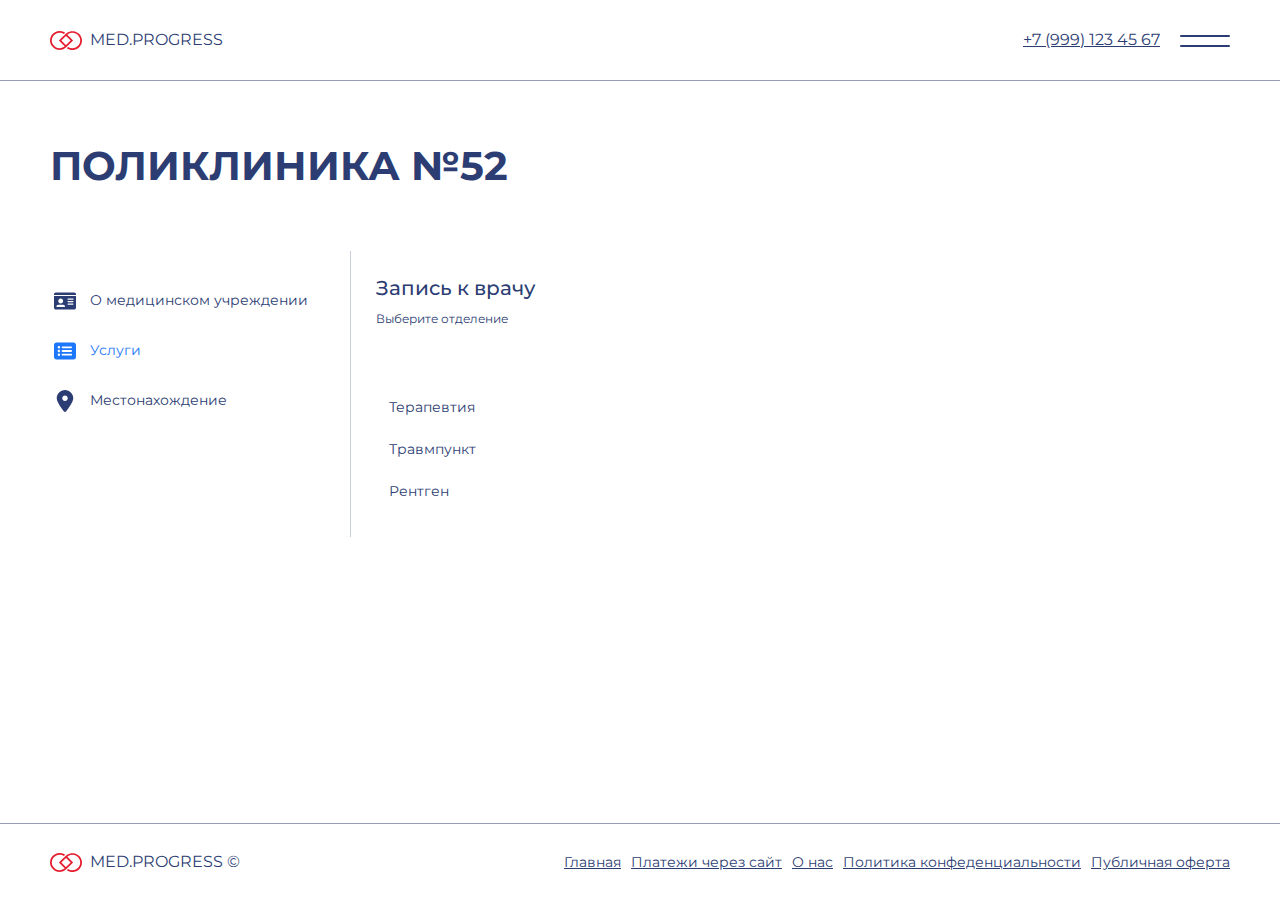
<file: appointment-department.html>
<!DOCTYPE html>
<html lang="ru">
  <head>
    <meta charset="UTF-8" />
    <meta
      name="viewport"
      content="width=device-width, user-scalable=no, initial-scale=1.0, maximum-scale=1.0, minimum-scale=1.0"
    />
    <meta http-equiv="X-UA-Compatible" content="ie=edge" />
    <title>Запись к врачу</title>

    <!--  Fonts  -->
    <link rel="preconnect" href="https://fonts.googleapis.com" />
    <link rel="preconnect" href="https://fonts.gstatic.com" crossorigin />
    <link
      href="https://fonts.googleapis.com/css2?family=Montserrat:wght@400;500;700&display=swap"
      rel="stylesheet"
    />

    <!--  Styles  -->
    <link rel="stylesheet" href="css/normalize.css" />
    <link rel="stylesheet" href="css/style.css" />
    <link rel="stylesheet" href="css/media.css">
  </head>
  <body>
    <!-- Header -->
    <header class="header">
      <div class="container">
        <div class="header__inner">
          <a href="/" class="logo header__logo">
            <img src="img/logo.svg" alt="Header logotype" />
            <span>MED.PROGRESS</span>
          </a>
          <div class="header__info">
            <a class="header__phone" href="tel:+79991234567"
              >+7 (999) 123 45 67</a
            >
            <div class="header__burger"></div>
          </div>
        </div>
      </div>
    </header>

    <!--  Menu  -->
    <div class="menu">
      <div class="container">
        <div class="menu__inner">
          <div class="menu__navigation">
            <h2 class="title menu__navigation__title">Меню</h2>
            <nav class="menu__navigation__body">
              <ul class="menu__navigation__list">
                <li class="menu__navigation__item">
                  <a
                    href="#"
                    class="menu__navigation__link menu__navigation__link-with-icon"
                  >
                    <svg
                      width="30"
                      height="30"
                      viewBox="0 0 30 30"
                      fill="currentColor"
                      xmlns="http://www.w3.org/2000/svg"
                    >
                      <path
                        d="M15 15.0006C17.7619 15.0006 20.0003 12.7618 20.0003 10.0003C20.0003 7.2388 17.7619 5 15 5C12.2381 5 9.99973 7.2388 9.99973 10.0003C9.99973 12.7618 12.2381 15.0006 15 15.0006ZM16.9806 16.8757H13.0194C9.28133 16.8757 6.24951 19.9071 6.24951 23.6456C6.24951 24.3933 6.8558 25 7.6035 25H22.3973C23.145 25.0012 23.7505 24.3957 23.7505 23.6456C23.7505 19.9071 20.7191 16.8757 16.9806 16.8757Z"
                        fill="currentColor"
                      />
                    </svg>
                    <span>Личные данные</span>
                  </a>
                </li>
                <li class="menu__navigation__item">
                  <a
                    href="#"
                    class="menu__navigation__link menu__navigation__link-with-icon"
                  >
                    <svg
                      class=""
                      width="30"
                      height="30"
                      viewBox="0 0 30 30"
                      fill="currentColor"
                      xmlns="http://www.w3.org/2000/svg"
                    >
                      <path
                        d="M4 8.88878C4 7.53861 5.09427 6.44434 6.44444 6.44434H23.5556C24.9038 6.44434 26 7.53861 26 8.88878V21.111C26 22.4593 24.9038 23.5554 23.5556 23.5554H6.44444C5.09427 23.5554 4 22.4593 4 21.111V8.88878ZM10.1111 14.9999C10.1111 14.3238 9.56493 13.7777 8.88889 13.7777C8.21285 13.7777 7.66667 14.3238 7.66667 14.9999C7.66667 15.6759 8.21285 16.2221 8.88889 16.2221C9.56493 16.2221 10.1111 15.6759 10.1111 14.9999ZM10.1111 11.3332C10.1111 10.6572 9.56493 10.111 8.88889 10.111C8.21285 10.111 7.66667 10.6572 7.66667 11.3332C7.66667 12.0093 8.21285 12.5554 8.88889 12.5554C9.56493 12.5554 10.1111 12.0093 10.1111 11.3332ZM10.1111 18.6666C10.1111 17.9905 9.56493 17.4443 8.88889 17.4443C8.21285 17.4443 7.66667 17.9905 7.66667 18.6666C7.66667 19.3426 8.21285 19.8888 8.88889 19.8888C9.56493 19.8888 10.1111 19.3426 10.1111 18.6666ZM12.5556 10.4166C12.0476 10.4166 11.6389 10.8252 11.6389 11.3332C11.6389 11.8412 12.0476 12.2499 12.5556 12.2499H21.1111C21.6191 12.2499 22.0278 11.8412 22.0278 11.3332C22.0278 10.8252 21.6191 10.4166 21.1111 10.4166H12.5556ZM12.5556 14.0832C12.0476 14.0832 11.6389 14.4919 11.6389 14.9999C11.6389 15.5079 12.0476 15.9166 12.5556 15.9166H21.1111C21.6191 15.9166 22.0278 15.5079 22.0278 14.9999C22.0278 14.4919 21.6191 14.0832 21.1111 14.0832H12.5556ZM12.5556 17.7499C12.0476 17.7499 11.6389 18.1586 11.6389 18.6666C11.6389 19.1745 12.0476 19.5832 12.5556 19.5832H21.1111C21.6191 19.5832 22.0278 19.1745 22.0278 18.6666C22.0278 18.1586 21.6191 17.7499 21.1111 17.7499H12.5556Z"
                        fill="currentColor"
                      />
                    </svg>
                    <span class="">Медицинские учреждения</span>
                  </a>
                </li>
                <li class="menu__navigation__item">
                  <a
                    href="#"
                    class="menu__navigation__link menu__navigation__link-with-icon"
                  >
                    <svg
                      class=""
                      width="30"
                      height="30"
                      viewBox="0 0 30 30"
                      fill="currentColor"
                      xmlns="http://www.w3.org/2000/svg"
                    >
                      <path
                        d="M10.5355 5.98358C10.9566 6.36471 10.991 7.01655 10.6086 7.44022L7.51656 10.8794C7.32707 11.0857 7.0598 11.2103 6.77707 11.1802C6.49434 11.2275 6.22105 11.1158 6.02082 10.8794L4.30203 9.16069C3.89932 8.79545 3.89932 8.14233 4.30203 7.73971C4.70469 7.3371 5.35781 7.3371 5.76043 7.73971L6.71047 8.68803L9.07891 6.06006C9.45703 5.63682 10.1102 5.60245 10.5355 5.98358ZM10.5355 12.8603C10.9566 13.2384 10.991 13.8915 10.6086 14.3169L7.51656 17.7544C7.32707 17.9607 7.0598 18.0853 6.77707 18.0552C6.49434 18.1025 6.22105 17.9908 6.02082 17.7544L4.30203 16.0357C3.89932 15.6705 3.89932 15.0173 4.30203 14.6134C4.70469 14.2138 5.35781 14.2138 5.76043 14.6134L6.71047 15.563L9.07891 12.9333C9.45703 12.5123 10.1102 12.4779 10.5355 12.8603ZM13.625 8.46889C13.625 7.70963 14.2395 7.09389 15 7.09389H24.625C25.3855 7.09389 26 7.70963 26 8.46889C26 9.22944 25.3855 9.84389 24.625 9.84389H15C14.2395 9.84389 13.625 9.22944 13.625 8.46889ZM13.625 15.3439C13.625 14.5833 14.2395 13.9689 15 13.9689H24.625C25.3855 13.9689 26 14.5833 26 15.3439C26 16.1044 25.3855 16.7189 24.625 16.7189H15C14.2395 16.7189 13.625 16.1044 13.625 15.3439ZM10.875 22.2189C10.875 21.4583 11.4895 20.8439 12.25 20.8439H24.625C25.3855 20.8439 26 21.4583 26 22.2189C26 22.9794 25.3855 23.5939 24.625 23.5939H12.25C11.4895 23.5939 10.875 22.9794 10.875 22.2189ZM4 22.2189C4 21.0802 4.9234 20.1564 6.0625 20.1564C7.2016 20.1564 8.125 21.0802 8.125 22.2189C8.125 23.3576 7.2016 24.2814 6.0625 24.2814C4.9234 24.2814 4 23.3576 4 22.2189Z"
                        fill="currentColor"
                      />
                    </svg>
                    <span class="">Выписка</span>
                  </a>
                </li>
              </ul>
            </nav>
          </div>
          <div class="menu__contacts">
            <h2 class="title menu__contacts__title">Контакты</h2>
            <div class="menu__contacts__body">
              <ul class="menu__contacts__list">
                <li class="menu__contacts__item">
                  <img src="img/message.svg" alt="" />
                  <div>
                    <a
                      href="mailto:info@circleschool.ru"
                      class="menu__contacts__link"
                      >info@circleschool.ru</a
                    >
                  </div>
                </li>
                <li class="menu__contacts__item">
                  <img src="img/phone.svg" alt="" />
                  <div>
                    <a href="tel:+79991234567" class="menu__contacts__link"
                      >+7 (999) 123 45 67</a
                    >
                  </div>
                </li>
                <li class="menu__contacts__item">
                  <img src="img/map.svg" alt="" />
                  <div class="menu__contacts__address">
                    <ul>
                      <li>ООО «CIRCLE SCHOOL»</li>
                      <li>ИНН 0273908137</li>
                      <li>КПП 027701001</li>
                      <li>ОГРН 1160280082896</li>
                    </ul>
                    <span
                      >450065, Республика Башкортостан, г. Уфа, ул. Карла
                      Маркса, 3Б, офис 403 по будням с 9:00 до 18:00</span
                    >
                  </div>
                </li>
              </ul>
            </div>
          </div>
        </div>
      </div>
    </div>

    <main>
      <section class="page">
        <div class="container">
          <div class="page__inner">
            <h1 class="title page__title">Поликлиника №52</h1>
            <div class="page__body">
              <!--     SIDEBAR     -->
              <aside class="page__sidebar">
                <nav class="page__sidebar__navigation">
                  <ul class="page__sidebar__list">
                    <li class="page__sidebar__item">
                      <a
                        href="#"
                        class="page__sidebar__link"
                      >
                        <svg
                          class="page__sidebar__image"
                          width="30"
                          height="30"
                          viewBox="0 0 30 30"
                          fill="currentColor"
                          xmlns="http://www.w3.org/2000/svg"
                        >
                          <path
                            d="M24.1667 6.44446H5.83333C4.8208 6.44446 4 7.26526 4 8.27779V8.8889H26V8.27779C26 7.26526 25.1788 6.44446 24.1667 6.44446ZM4 21.7222C4 22.7344 4.8208 23.5556 5.83333 23.5556H24.1667C25.1792 23.5556 26 22.7348 26 21.7222V10.1111H4V21.7222ZM18.0556 12.5556H22.9444C23.2806 12.5556 23.5556 12.8306 23.5556 13.1667C23.5556 13.5028 23.2806 13.7778 22.9444 13.7778H18.0556C17.7194 13.7778 17.4444 13.5028 17.4444 13.1667C17.4444 12.8306 17.7194 12.5556 18.0556 12.5556ZM18.0556 15H22.9444C23.2806 15 23.5556 15.275 23.5556 15.6111C23.5556 15.9472 23.2806 16.2222 22.9444 16.2222H18.0556C17.7194 16.2222 17.4444 15.9472 17.4444 15.6111C17.4444 15.275 17.7194 15 18.0556 15ZM18.0556 17.4445H22.9444C23.2819 17.4445 23.5556 17.7181 23.5556 18.0556C23.5556 18.3931 23.2806 18.6667 22.9444 18.6667H18.0556C17.7181 18.6667 17.4444 18.3931 17.4444 18.0556C17.4444 17.7181 17.7194 17.4445 18.0556 17.4445ZM10.7222 12.5556C12.0724 12.5556 13.1667 13.6502 13.1667 15C13.1667 16.3498 12.0724 17.4445 10.7222 17.4445C9.37205 17.4445 8.27778 16.3498 8.27778 15C8.27778 13.6502 9.37396 12.5556 10.7222 12.5556ZM8.27778 18.6667H13.1667C14.1792 18.6667 15 19.4875 15 20.5C15 20.8375 14.7264 21.1111 14.3889 21.1111H7.05556C6.71792 21.1111 6.44444 20.8361 6.44444 20.5C6.44444 19.4879 7.26524 18.6667 8.27778 18.6667Z"
                            fill="currentColor"
                          />
                        </svg>
                        <span class="page__sidebar__text"
                          >О медицинском учреждении</span
                        >
                      </a>
                    </li>
                    <li class="page__sidebar__item">
                      <a href="#" class="page__sidebar__link page__sidebar__link-active">
                        <svg
                          class="page__sidebar__image"
                          width="30"
                          height="30"
                          viewBox="0 0 30 30"
                          fill="currentColor"
                          xmlns="http://www.w3.org/2000/svg"
                        >
                          <path
                            d="M4 8.88878C4 7.53861 5.09427 6.44434 6.44444 6.44434H23.5556C24.9038 6.44434 26 7.53861 26 8.88878V21.111C26 22.4593 24.9038 23.5554 23.5556 23.5554H6.44444C5.09427 23.5554 4 22.4593 4 21.111V8.88878ZM10.1111 14.9999C10.1111 14.3238 9.56493 13.7777 8.88889 13.7777C8.21285 13.7777 7.66667 14.3238 7.66667 14.9999C7.66667 15.6759 8.21285 16.2221 8.88889 16.2221C9.56493 16.2221 10.1111 15.6759 10.1111 14.9999ZM10.1111 11.3332C10.1111 10.6572 9.56493 10.111 8.88889 10.111C8.21285 10.111 7.66667 10.6572 7.66667 11.3332C7.66667 12.0093 8.21285 12.5554 8.88889 12.5554C9.56493 12.5554 10.1111 12.0093 10.1111 11.3332ZM10.1111 18.6666C10.1111 17.9905 9.56493 17.4443 8.88889 17.4443C8.21285 17.4443 7.66667 17.9905 7.66667 18.6666C7.66667 19.3426 8.21285 19.8888 8.88889 19.8888C9.56493 19.8888 10.1111 19.3426 10.1111 18.6666ZM12.5556 10.4166C12.0476 10.4166 11.6389 10.8252 11.6389 11.3332C11.6389 11.8412 12.0476 12.2499 12.5556 12.2499H21.1111C21.6191 12.2499 22.0278 11.8412 22.0278 11.3332C22.0278 10.8252 21.6191 10.4166 21.1111 10.4166H12.5556ZM12.5556 14.0832C12.0476 14.0832 11.6389 14.4919 11.6389 14.9999C11.6389 15.5079 12.0476 15.9166 12.5556 15.9166H21.1111C21.6191 15.9166 22.0278 15.5079 22.0278 14.9999C22.0278 14.4919 21.6191 14.0832 21.1111 14.0832H12.5556ZM12.5556 17.7499C12.0476 17.7499 11.6389 18.1586 11.6389 18.6666C11.6389 19.1745 12.0476 19.5832 12.5556 19.5832H21.1111C21.6191 19.5832 22.0278 19.1745 22.0278 18.6666C22.0278 18.1586 21.6191 17.7499 21.1111 17.7499H12.5556Z"
                            fill="currentColor"
                          />
                        </svg>
                        <span class="page__sidebar__text">Услуги</span>
                      </a>
                    </li>
                    <li class="page__sidebar__item">
                      <a href="#" class="page__sidebar__link">
                        <svg
                          class="page__sidebar__image"
                          width="30"
                          height="30"
                          viewBox="0 0 30 30"
                          fill="currentColor"
                          xmlns="http://www.w3.org/2000/svg"
                        >
                          <path
                            d="M13.9789 25.5057C11.7301 22.7399 6.72852 16.0366 6.72852 12.2714C6.72852 7.70318 10.4317 4 14.9999 4C19.5664 4 23.2713 7.70318 23.2713 12.2714C23.2713 16.0366 18.2309 22.7399 16.0209 25.5057C15.491 26.1648 14.5088 26.1648 13.9789 25.5057ZM14.9999 15.0285C16.5207 15.0285 17.7571 13.7921 17.7571 12.2714C17.7571 10.7507 16.5207 9.51427 14.9999 9.51427C13.4792 9.51427 12.2428 10.7507 12.2428 12.2714C12.2428 13.7921 13.4792 15.0285 14.9999 15.0285Z"
                            fill="currentColor"
                          />
                        </svg>
                        <span class="page__sidebar__text">Местонахождение</span>
                      </a>
                    </li>
                  </ul>
                </nav>
              </aside>
              <!--     CONTENT     -->
              <div class="page__content">
                <div class="appointment">
                    <div class="appointment__header">
                        <h2 class="subtitle appointment__subtitle">Запись к врачу</h2>
                        <ul class="appointment__breadcrumbs">
                            <li class="appointment__breadcrumbs__item">
                                <a href="#">Выберите отделение</a><span>-</span>
                            </li>
                        </div>
                    </div>
                    <div class="appointment__body">
                        <div class="appointment-department">
                            <form action="" class="appointment__form appointment-department__form">
                                <button class="button appointment__button-select appointment-department__button" type="submit" name="department" value="1">Терапевтия</button>
                                <button class="button appointment__button-select appointment-department__button" type="submit" name="department" value="2">Травмпункт</button>
                                <button class="button appointment__button-select appointment-department__button" type="submit" name="department" value="3">Рентген</button>
                            </form>
                        </div>
                    </div>
                </div>
              </div>
              <!--     END CONTENT     -->
            </div>
          </div>
        </div>
      </section>
    </main>

    <footer class="footer">
      <div class="container">
        <div class="footer__inner">
          <a href="/" class="logo footer__logo">
            <img src="img/logo.svg" alt="Footer logotype" />
            <span>MED.PROGRESS ©</span>
          </a>

          <nav class="footer__navigation">
            <ul class="footer__list">
              <li class="footer__item">
                <a href="/" class="footer__link">Главная</a>
              </li>
              <li class="footer__item">
                <a href="/payments" class="footer__link">Платежи через сайт</a>
              </li>
              <li class="footer__item">
                <a href="/about" class="footer__link">О нас</a>
              </li>
              <li class="footer__item">
                <a href="/privacy-policy" class="footer__link"
                  >Политика конфеденциальности</a
                >
              </li>
              <li class="footer__item">
                <a href="/public-offer" class="footer__link"
                  >Публичная оферта</a
                >
              </li>
            </ul>
          </nav>
        </div>
      </div>
    </footer>

    <script src="js/main.js" type="text/javascript"></script>
  </body>
</html>
</file>
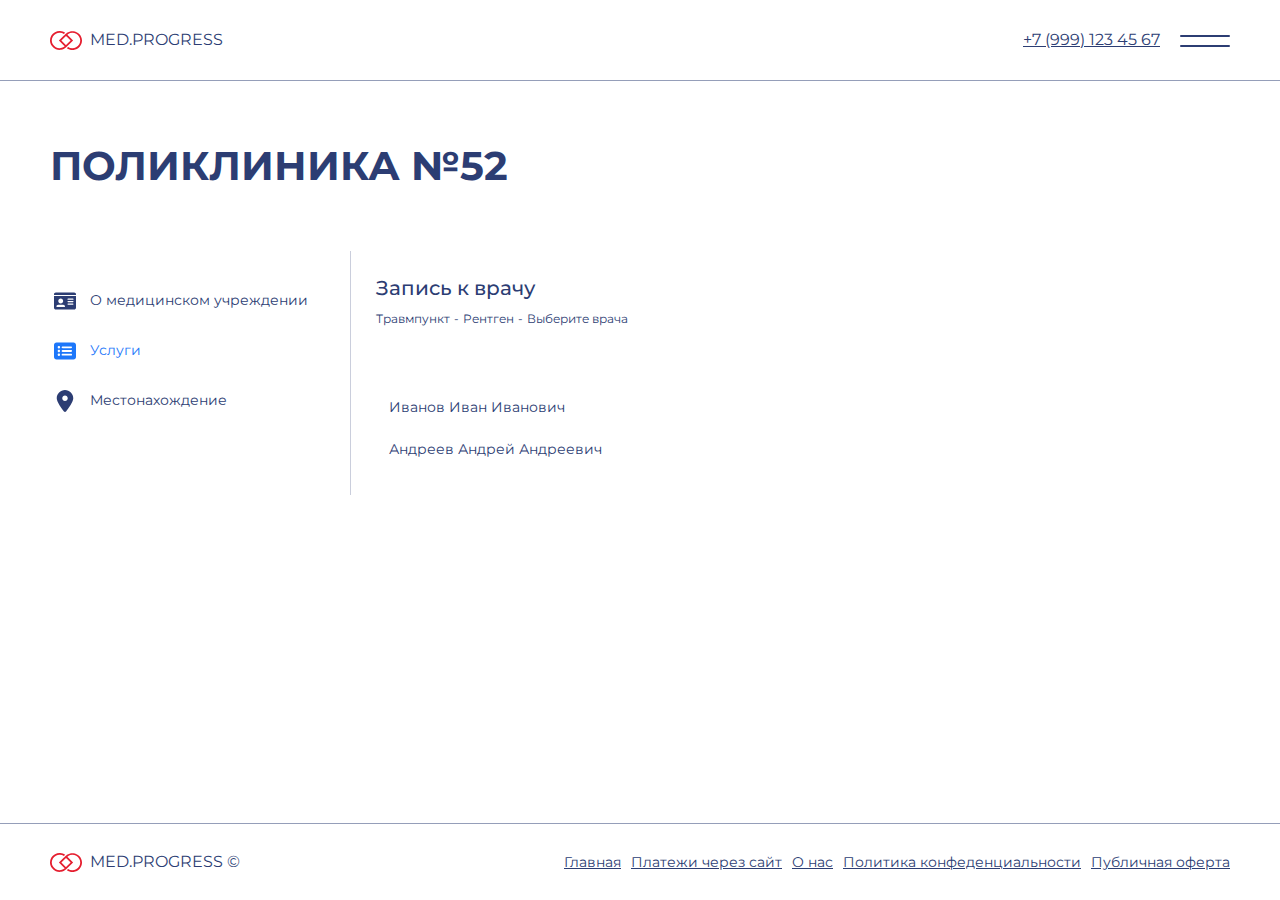
<file: appointment-doctor.html>
<!DOCTYPE html>
<html lang="ru">
  <head>
    <meta charset="UTF-8" />
    <meta
      name="viewport"
      content="width=device-width, user-scalable=no, initial-scale=1.0, maximum-scale=1.0, minimum-scale=1.0"
    />
    <meta http-equiv="X-UA-Compatible" content="ie=edge" />
    <title>Запись к врачу</title>

    <!--  Fonts  -->
    <link rel="preconnect" href="https://fonts.googleapis.com" />
    <link rel="preconnect" href="https://fonts.gstatic.com" crossorigin />
    <link
      href="https://fonts.googleapis.com/css2?family=Montserrat:wght@400;500;700&display=swap"
      rel="stylesheet"
    />

    <!--  Styles  -->
    <link rel="stylesheet" href="css/normalize.css" />
    <link rel="stylesheet" href="css/style.css" />
    <link rel="stylesheet" href="css/media.css">
  </head>
  <body>
    <!-- Header -->
    <header class="header">
      <div class="container">
        <div class="header__inner">
          <a href="/" class="logo header__logo">
            <img src="img/logo.svg" alt="Header logotype" />
            <span>MED.PROGRESS</span>
          </a>
          <div class="header__info">
            <a class="header__phone" href="tel:+79991234567"
              >+7 (999) 123 45 67</a
            >
            <div class="header__burger"></div>
          </div>
        </div>
      </div>
    </header>

    <!--  Menu  -->
    <div class="menu">
      <div class="container">
        <div class="menu__inner">
          <div class="menu__navigation">
            <h2 class="title menu__navigation__title">Меню</h2>
            <nav class="menu__navigation__body">
              <ul class="menu__navigation__list">
                <li class="menu__navigation__item">
                  <a
                    href="#"
                    class="menu__navigation__link menu__navigation__link-with-icon"
                  >
                    <svg
                      width="30"
                      height="30"
                      viewBox="0 0 30 30"
                      fill="currentColor"
                      xmlns="http://www.w3.org/2000/svg"
                    >
                      <path
                        d="M15 15.0006C17.7619 15.0006 20.0003 12.7618 20.0003 10.0003C20.0003 7.2388 17.7619 5 15 5C12.2381 5 9.99973 7.2388 9.99973 10.0003C9.99973 12.7618 12.2381 15.0006 15 15.0006ZM16.9806 16.8757H13.0194C9.28133 16.8757 6.24951 19.9071 6.24951 23.6456C6.24951 24.3933 6.8558 25 7.6035 25H22.3973C23.145 25.0012 23.7505 24.3957 23.7505 23.6456C23.7505 19.9071 20.7191 16.8757 16.9806 16.8757Z"
                        fill="currentColor"
                      />
                    </svg>
                    <span>Личные данные</span>
                  </a>
                </li>
                <li class="menu__navigation__item">
                  <a
                    href="#"
                    class="menu__navigation__link menu__navigation__link-with-icon"
                  >
                    <svg
                      class=""
                      width="30"
                      height="30"
                      viewBox="0 0 30 30"
                      fill="currentColor"
                      xmlns="http://www.w3.org/2000/svg"
                    >
                      <path
                        d="M4 8.88878C4 7.53861 5.09427 6.44434 6.44444 6.44434H23.5556C24.9038 6.44434 26 7.53861 26 8.88878V21.111C26 22.4593 24.9038 23.5554 23.5556 23.5554H6.44444C5.09427 23.5554 4 22.4593 4 21.111V8.88878ZM10.1111 14.9999C10.1111 14.3238 9.56493 13.7777 8.88889 13.7777C8.21285 13.7777 7.66667 14.3238 7.66667 14.9999C7.66667 15.6759 8.21285 16.2221 8.88889 16.2221C9.56493 16.2221 10.1111 15.6759 10.1111 14.9999ZM10.1111 11.3332C10.1111 10.6572 9.56493 10.111 8.88889 10.111C8.21285 10.111 7.66667 10.6572 7.66667 11.3332C7.66667 12.0093 8.21285 12.5554 8.88889 12.5554C9.56493 12.5554 10.1111 12.0093 10.1111 11.3332ZM10.1111 18.6666C10.1111 17.9905 9.56493 17.4443 8.88889 17.4443C8.21285 17.4443 7.66667 17.9905 7.66667 18.6666C7.66667 19.3426 8.21285 19.8888 8.88889 19.8888C9.56493 19.8888 10.1111 19.3426 10.1111 18.6666ZM12.5556 10.4166C12.0476 10.4166 11.6389 10.8252 11.6389 11.3332C11.6389 11.8412 12.0476 12.2499 12.5556 12.2499H21.1111C21.6191 12.2499 22.0278 11.8412 22.0278 11.3332C22.0278 10.8252 21.6191 10.4166 21.1111 10.4166H12.5556ZM12.5556 14.0832C12.0476 14.0832 11.6389 14.4919 11.6389 14.9999C11.6389 15.5079 12.0476 15.9166 12.5556 15.9166H21.1111C21.6191 15.9166 22.0278 15.5079 22.0278 14.9999C22.0278 14.4919 21.6191 14.0832 21.1111 14.0832H12.5556ZM12.5556 17.7499C12.0476 17.7499 11.6389 18.1586 11.6389 18.6666C11.6389 19.1745 12.0476 19.5832 12.5556 19.5832H21.1111C21.6191 19.5832 22.0278 19.1745 22.0278 18.6666C22.0278 18.1586 21.6191 17.7499 21.1111 17.7499H12.5556Z"
                        fill="currentColor"
                      />
                    </svg>
                    <span class="">Медицинские учреждения</span>
                  </a>
                </li>
                <li class="menu__navigation__item">
                  <a
                    href="#"
                    class="menu__navigation__link menu__navigation__link-with-icon"
                  >
                    <svg
                      class=""
                      width="30"
                      height="30"
                      viewBox="0 0 30 30"
                      fill="currentColor"
                      xmlns="http://www.w3.org/2000/svg"
                    >
                      <path
                        d="M10.5355 5.98358C10.9566 6.36471 10.991 7.01655 10.6086 7.44022L7.51656 10.8794C7.32707 11.0857 7.0598 11.2103 6.77707 11.1802C6.49434 11.2275 6.22105 11.1158 6.02082 10.8794L4.30203 9.16069C3.89932 8.79545 3.89932 8.14233 4.30203 7.73971C4.70469 7.3371 5.35781 7.3371 5.76043 7.73971L6.71047 8.68803L9.07891 6.06006C9.45703 5.63682 10.1102 5.60245 10.5355 5.98358ZM10.5355 12.8603C10.9566 13.2384 10.991 13.8915 10.6086 14.3169L7.51656 17.7544C7.32707 17.9607 7.0598 18.0853 6.77707 18.0552C6.49434 18.1025 6.22105 17.9908 6.02082 17.7544L4.30203 16.0357C3.89932 15.6705 3.89932 15.0173 4.30203 14.6134C4.70469 14.2138 5.35781 14.2138 5.76043 14.6134L6.71047 15.563L9.07891 12.9333C9.45703 12.5123 10.1102 12.4779 10.5355 12.8603ZM13.625 8.46889C13.625 7.70963 14.2395 7.09389 15 7.09389H24.625C25.3855 7.09389 26 7.70963 26 8.46889C26 9.22944 25.3855 9.84389 24.625 9.84389H15C14.2395 9.84389 13.625 9.22944 13.625 8.46889ZM13.625 15.3439C13.625 14.5833 14.2395 13.9689 15 13.9689H24.625C25.3855 13.9689 26 14.5833 26 15.3439C26 16.1044 25.3855 16.7189 24.625 16.7189H15C14.2395 16.7189 13.625 16.1044 13.625 15.3439ZM10.875 22.2189C10.875 21.4583 11.4895 20.8439 12.25 20.8439H24.625C25.3855 20.8439 26 21.4583 26 22.2189C26 22.9794 25.3855 23.5939 24.625 23.5939H12.25C11.4895 23.5939 10.875 22.9794 10.875 22.2189ZM4 22.2189C4 21.0802 4.9234 20.1564 6.0625 20.1564C7.2016 20.1564 8.125 21.0802 8.125 22.2189C8.125 23.3576 7.2016 24.2814 6.0625 24.2814C4.9234 24.2814 4 23.3576 4 22.2189Z"
                        fill="currentColor"
                      />
                    </svg>
                    <span class="">Выписка</span>
                  </a>
                </li>
              </ul>
            </nav>
          </div>
          <div class="menu__contacts">
            <h2 class="title menu__contacts__title">Контакты</h2>
            <div class="menu__contacts__body">
              <ul class="menu__contacts__list">
                <li class="menu__contacts__item">
                  <img src="img/message.svg" alt="" />
                  <div>
                    <a
                      href="mailto:info@circleschool.ru"
                      class="menu__contacts__link"
                      >info@circleschool.ru</a
                    >
                  </div>
                </li>
                <li class="menu__contacts__item">
                  <img src="img/phone.svg" alt="" />
                  <div>
                    <a href="tel:+79991234567" class="menu__contacts__link"
                      >+7 (999) 123 45 67</a
                    >
                  </div>
                </li>
                <li class="menu__contacts__item">
                  <img src="img/map.svg" alt="" />
                  <div class="menu__contacts__address">
                    <ul>
                      <li>ООО «CIRCLE SCHOOL»</li>
                      <li>ИНН 0273908137</li>
                      <li>КПП 027701001</li>
                      <li>ОГРН 1160280082896</li>
                    </ul>
                    <span
                      >450065, Республика Башкортостан, г. Уфа, ул. Карла
                      Маркса, 3Б, офис 403 по будням с 9:00 до 18:00</span
                    >
                  </div>
                </li>
              </ul>
            </div>
          </div>
        </div>
      </div>
    </div>

    <main>
      <section class="page">
        <div class="container">
          <div class="page__inner">
            <h1 class="title page__title">Поликлиника №52</h1>
            <div class="page__body">
              <!--     SIDEBAR     -->
              <aside class="page__sidebar">
                <nav class="page__sidebar__navigation">
                  <ul class="page__sidebar__list">
                    <li class="page__sidebar__item">
                      <a
                        href="#"
                        class="page__sidebar__link"
                      >
                        <svg
                          class="page__sidebar__image"
                          width="30"
                          height="30"
                          viewBox="0 0 30 30"
                          fill="currentColor"
                          xmlns="http://www.w3.org/2000/svg"
                        >
                          <path
                            d="M24.1667 6.44446H5.83333C4.8208 6.44446 4 7.26526 4 8.27779V8.8889H26V8.27779C26 7.26526 25.1788 6.44446 24.1667 6.44446ZM4 21.7222C4 22.7344 4.8208 23.5556 5.83333 23.5556H24.1667C25.1792 23.5556 26 22.7348 26 21.7222V10.1111H4V21.7222ZM18.0556 12.5556H22.9444C23.2806 12.5556 23.5556 12.8306 23.5556 13.1667C23.5556 13.5028 23.2806 13.7778 22.9444 13.7778H18.0556C17.7194 13.7778 17.4444 13.5028 17.4444 13.1667C17.4444 12.8306 17.7194 12.5556 18.0556 12.5556ZM18.0556 15H22.9444C23.2806 15 23.5556 15.275 23.5556 15.6111C23.5556 15.9472 23.2806 16.2222 22.9444 16.2222H18.0556C17.7194 16.2222 17.4444 15.9472 17.4444 15.6111C17.4444 15.275 17.7194 15 18.0556 15ZM18.0556 17.4445H22.9444C23.2819 17.4445 23.5556 17.7181 23.5556 18.0556C23.5556 18.3931 23.2806 18.6667 22.9444 18.6667H18.0556C17.7181 18.6667 17.4444 18.3931 17.4444 18.0556C17.4444 17.7181 17.7194 17.4445 18.0556 17.4445ZM10.7222 12.5556C12.0724 12.5556 13.1667 13.6502 13.1667 15C13.1667 16.3498 12.0724 17.4445 10.7222 17.4445C9.37205 17.4445 8.27778 16.3498 8.27778 15C8.27778 13.6502 9.37396 12.5556 10.7222 12.5556ZM8.27778 18.6667H13.1667C14.1792 18.6667 15 19.4875 15 20.5C15 20.8375 14.7264 21.1111 14.3889 21.1111H7.05556C6.71792 21.1111 6.44444 20.8361 6.44444 20.5C6.44444 19.4879 7.26524 18.6667 8.27778 18.6667Z"
                            fill="currentColor"
                          />
                        </svg>
                        <span class="page__sidebar__text"
                          >О медицинском учреждении</span
                        >
                      </a>
                    </li>
                    <li class="page__sidebar__item">
                      <a href="#" class="page__sidebar__link page__sidebar__link-active">
                        <svg
                          class="page__sidebar__image"
                          width="30"
                          height="30"
                          viewBox="0 0 30 30"
                          fill="currentColor"
                          xmlns="http://www.w3.org/2000/svg"
                        >
                          <path
                            d="M4 8.88878C4 7.53861 5.09427 6.44434 6.44444 6.44434H23.5556C24.9038 6.44434 26 7.53861 26 8.88878V21.111C26 22.4593 24.9038 23.5554 23.5556 23.5554H6.44444C5.09427 23.5554 4 22.4593 4 21.111V8.88878ZM10.1111 14.9999C10.1111 14.3238 9.56493 13.7777 8.88889 13.7777C8.21285 13.7777 7.66667 14.3238 7.66667 14.9999C7.66667 15.6759 8.21285 16.2221 8.88889 16.2221C9.56493 16.2221 10.1111 15.6759 10.1111 14.9999ZM10.1111 11.3332C10.1111 10.6572 9.56493 10.111 8.88889 10.111C8.21285 10.111 7.66667 10.6572 7.66667 11.3332C7.66667 12.0093 8.21285 12.5554 8.88889 12.5554C9.56493 12.5554 10.1111 12.0093 10.1111 11.3332ZM10.1111 18.6666C10.1111 17.9905 9.56493 17.4443 8.88889 17.4443C8.21285 17.4443 7.66667 17.9905 7.66667 18.6666C7.66667 19.3426 8.21285 19.8888 8.88889 19.8888C9.56493 19.8888 10.1111 19.3426 10.1111 18.6666ZM12.5556 10.4166C12.0476 10.4166 11.6389 10.8252 11.6389 11.3332C11.6389 11.8412 12.0476 12.2499 12.5556 12.2499H21.1111C21.6191 12.2499 22.0278 11.8412 22.0278 11.3332C22.0278 10.8252 21.6191 10.4166 21.1111 10.4166H12.5556ZM12.5556 14.0832C12.0476 14.0832 11.6389 14.4919 11.6389 14.9999C11.6389 15.5079 12.0476 15.9166 12.5556 15.9166H21.1111C21.6191 15.9166 22.0278 15.5079 22.0278 14.9999C22.0278 14.4919 21.6191 14.0832 21.1111 14.0832H12.5556ZM12.5556 17.7499C12.0476 17.7499 11.6389 18.1586 11.6389 18.6666C11.6389 19.1745 12.0476 19.5832 12.5556 19.5832H21.1111C21.6191 19.5832 22.0278 19.1745 22.0278 18.6666C22.0278 18.1586 21.6191 17.7499 21.1111 17.7499H12.5556Z"
                            fill="currentColor"
                          />
                        </svg>
                        <span class="page__sidebar__text">Услуги</span>
                      </a>
                    </li>
                    <li class="page__sidebar__item">
                      <a href="#" class="page__sidebar__link">
                        <svg
                          class="page__sidebar__image"
                          width="30"
                          height="30"
                          viewBox="0 0 30 30"
                          fill="currentColor"
                          xmlns="http://www.w3.org/2000/svg"
                        >
                          <path
                            d="M13.9789 25.5057C11.7301 22.7399 6.72852 16.0366 6.72852 12.2714C6.72852 7.70318 10.4317 4 14.9999 4C19.5664 4 23.2713 7.70318 23.2713 12.2714C23.2713 16.0366 18.2309 22.7399 16.0209 25.5057C15.491 26.1648 14.5088 26.1648 13.9789 25.5057ZM14.9999 15.0285C16.5207 15.0285 17.7571 13.7921 17.7571 12.2714C17.7571 10.7507 16.5207 9.51427 14.9999 9.51427C13.4792 9.51427 12.2428 10.7507 12.2428 12.2714C12.2428 13.7921 13.4792 15.0285 14.9999 15.0285Z"
                            fill="currentColor"
                          />
                        </svg>
                        <span class="page__sidebar__text">Местонахождение</span>
                      </a>
                    </li>
                  </ul>
                </nav>
              </aside>
              <!--     CONTENT     -->
              <div class="page__content">
                <div class="appointment">
                    <div class="appointment__header">
                        <h2 class="subtitle appointment__subtitle">Запись к врачу</h2>
                        <ul class="appointment__breadcrumbs">
                            <li class="appointment__breadcrumbs__item">
                                <a href="/appointment-department.html">Травмпункт</a><span>-</span>
                            </li>
                            <li class="appointment__breadcrumbs__item">
                                <a href="/appointment-service.html">Рентген</a><span>-</span>
                            </li>
                            <li class="appointment__breadcrumbs__item">
                                <a href="#">Выберите врача</a><span>-</span>
                            </li>
                        </div>
                    </div>
                    <div class="appointment__body">
                        <div class="appointment-doctor">
                            <form action="" class="appointment__form appointment-doctor__form">
                                <button class="button appointment__button-select appointment-doctor__button" type="submit" name="doctor" value="1">Иванов Иван Иванович</button>
                                <button class="button appointment__button-select appointment-doctor__button" type="submit" name="doctor" value="2">Андреев Андрей Андреевич</button>
                            </form>
                        </div>
                    </div>
                </div>
              </div>
              <!--     END CONTENT     -->
            </div>
          </div>
        </div>
      </section>
    </main>

    <footer class="footer">
      <div class="container">
        <div class="footer__inner">
          <a href="/" class="logo footer__logo">
            <img src="img/logo.svg" alt="Footer logotype" />
            <span>MED.PROGRESS ©</span>
          </a>

          <nav class="footer__navigation">
            <ul class="footer__list">
              <li class="footer__item">
                <a href="/" class="footer__link">Главная</a>
              </li>
              <li class="footer__item">
                <a href="/payments" class="footer__link">Платежи через сайт</a>
              </li>
              <li class="footer__item">
                <a href="/about" class="footer__link">О нас</a>
              </li>
              <li class="footer__item">
                <a href="/privacy-policy" class="footer__link"
                  >Политика конфеденциальности</a
                >
              </li>
              <li class="footer__item">
                <a href="/public-offer" class="footer__link"
                  >Публичная оферта</a
                >
              </li>
            </ul>
          </nav>
        </div>
      </div>
    </footer>

    <script src="js/main.js" type="text/javascript"></script>
  </body>
</html>
</file>
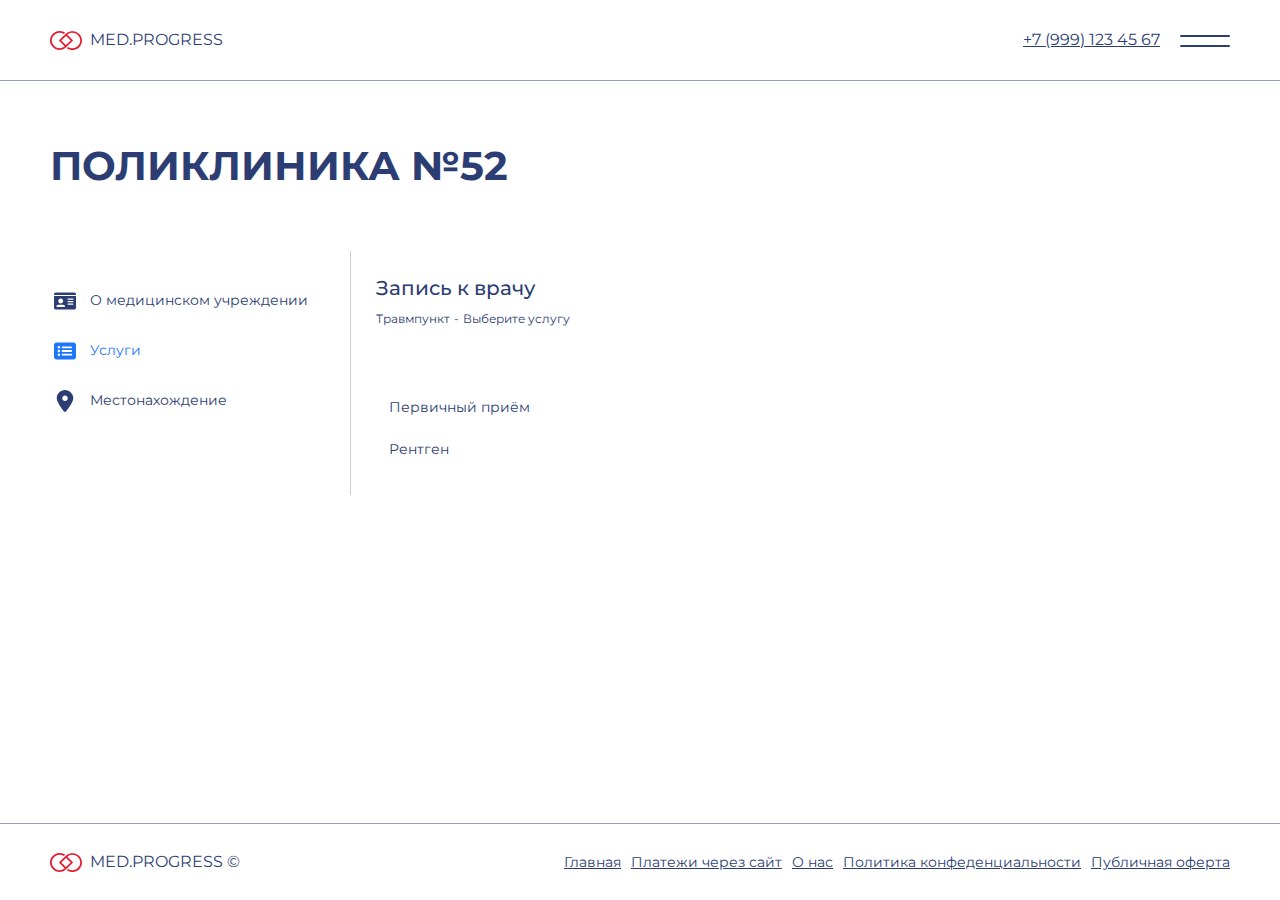
<file: appointment-service.html>
<!DOCTYPE html>
<html lang="ru">
  <head>
    <meta charset="UTF-8" />
    <meta
      name="viewport"
      content="width=device-width, user-scalable=no, initial-scale=1.0, maximum-scale=1.0, minimum-scale=1.0"
    />
    <meta http-equiv="X-UA-Compatible" content="ie=edge" />
    <title>Запись к врачу</title>

    <!--  Fonts  -->
    <link rel="preconnect" href="https://fonts.googleapis.com" />
    <link rel="preconnect" href="https://fonts.gstatic.com" crossorigin />
    <link
      href="https://fonts.googleapis.com/css2?family=Montserrat:wght@400;500;700&display=swap"
      rel="stylesheet"
    />

    <!--  Styles  -->
    <link rel="stylesheet" href="css/normalize.css" />
    <link rel="stylesheet" href="css/style.css" />
    <link rel="stylesheet" href="css/media.css">
  </head>
  <body>
    <!-- Header -->
    <header class="header">
      <div class="container">
        <div class="header__inner">
          <a href="/" class="logo header__logo">
            <img src="img/logo.svg" alt="Header logotype" />
            <span>MED.PROGRESS</span>
          </a>
          <div class="header__info">
            <a class="header__phone" href="tel:+79991234567"
              >+7 (999) 123 45 67</a
            >
            <div class="header__burger"></div>
          </div>
        </div>
      </div>
    </header>

    <!--  Menu  -->
    <div class="menu">
      <div class="container">
        <div class="menu__inner">
          <div class="menu__navigation">
            <h2 class="title menu__navigation__title">Меню</h2>
            <nav class="menu__navigation__body">
              <ul class="menu__navigation__list">
                <li class="menu__navigation__item">
                  <a
                    href="#"
                    class="menu__navigation__link menu__navigation__link-with-icon"
                  >
                    <svg
                      width="30"
                      height="30"
                      viewBox="0 0 30 30"
                      fill="currentColor"
                      xmlns="http://www.w3.org/2000/svg"
                    >
                      <path
                        d="M15 15.0006C17.7619 15.0006 20.0003 12.7618 20.0003 10.0003C20.0003 7.2388 17.7619 5 15 5C12.2381 5 9.99973 7.2388 9.99973 10.0003C9.99973 12.7618 12.2381 15.0006 15 15.0006ZM16.9806 16.8757H13.0194C9.28133 16.8757 6.24951 19.9071 6.24951 23.6456C6.24951 24.3933 6.8558 25 7.6035 25H22.3973C23.145 25.0012 23.7505 24.3957 23.7505 23.6456C23.7505 19.9071 20.7191 16.8757 16.9806 16.8757Z"
                        fill="currentColor"
                      />
                    </svg>
                    <span>Личные данные</span>
                  </a>
                </li>
                <li class="menu__navigation__item">
                  <a
                    href="#"
                    class="menu__navigation__link menu__navigation__link-with-icon"
                  >
                    <svg
                      class=""
                      width="30"
                      height="30"
                      viewBox="0 0 30 30"
                      fill="currentColor"
                      xmlns="http://www.w3.org/2000/svg"
                    >
                      <path
                        d="M4 8.88878C4 7.53861 5.09427 6.44434 6.44444 6.44434H23.5556C24.9038 6.44434 26 7.53861 26 8.88878V21.111C26 22.4593 24.9038 23.5554 23.5556 23.5554H6.44444C5.09427 23.5554 4 22.4593 4 21.111V8.88878ZM10.1111 14.9999C10.1111 14.3238 9.56493 13.7777 8.88889 13.7777C8.21285 13.7777 7.66667 14.3238 7.66667 14.9999C7.66667 15.6759 8.21285 16.2221 8.88889 16.2221C9.56493 16.2221 10.1111 15.6759 10.1111 14.9999ZM10.1111 11.3332C10.1111 10.6572 9.56493 10.111 8.88889 10.111C8.21285 10.111 7.66667 10.6572 7.66667 11.3332C7.66667 12.0093 8.21285 12.5554 8.88889 12.5554C9.56493 12.5554 10.1111 12.0093 10.1111 11.3332ZM10.1111 18.6666C10.1111 17.9905 9.56493 17.4443 8.88889 17.4443C8.21285 17.4443 7.66667 17.9905 7.66667 18.6666C7.66667 19.3426 8.21285 19.8888 8.88889 19.8888C9.56493 19.8888 10.1111 19.3426 10.1111 18.6666ZM12.5556 10.4166C12.0476 10.4166 11.6389 10.8252 11.6389 11.3332C11.6389 11.8412 12.0476 12.2499 12.5556 12.2499H21.1111C21.6191 12.2499 22.0278 11.8412 22.0278 11.3332C22.0278 10.8252 21.6191 10.4166 21.1111 10.4166H12.5556ZM12.5556 14.0832C12.0476 14.0832 11.6389 14.4919 11.6389 14.9999C11.6389 15.5079 12.0476 15.9166 12.5556 15.9166H21.1111C21.6191 15.9166 22.0278 15.5079 22.0278 14.9999C22.0278 14.4919 21.6191 14.0832 21.1111 14.0832H12.5556ZM12.5556 17.7499C12.0476 17.7499 11.6389 18.1586 11.6389 18.6666C11.6389 19.1745 12.0476 19.5832 12.5556 19.5832H21.1111C21.6191 19.5832 22.0278 19.1745 22.0278 18.6666C22.0278 18.1586 21.6191 17.7499 21.1111 17.7499H12.5556Z"
                        fill="currentColor"
                      />
                    </svg>
                    <span class="">Медицинские учреждения</span>
                  </a>
                </li>
                <li class="menu__navigation__item">
                  <a
                    href="#"
                    class="menu__navigation__link menu__navigation__link-with-icon"
                  >
                    <svg
                      class=""
                      width="30"
                      height="30"
                      viewBox="0 0 30 30"
                      fill="currentColor"
                      xmlns="http://www.w3.org/2000/svg"
                    >
                      <path
                        d="M10.5355 5.98358C10.9566 6.36471 10.991 7.01655 10.6086 7.44022L7.51656 10.8794C7.32707 11.0857 7.0598 11.2103 6.77707 11.1802C6.49434 11.2275 6.22105 11.1158 6.02082 10.8794L4.30203 9.16069C3.89932 8.79545 3.89932 8.14233 4.30203 7.73971C4.70469 7.3371 5.35781 7.3371 5.76043 7.73971L6.71047 8.68803L9.07891 6.06006C9.45703 5.63682 10.1102 5.60245 10.5355 5.98358ZM10.5355 12.8603C10.9566 13.2384 10.991 13.8915 10.6086 14.3169L7.51656 17.7544C7.32707 17.9607 7.0598 18.0853 6.77707 18.0552C6.49434 18.1025 6.22105 17.9908 6.02082 17.7544L4.30203 16.0357C3.89932 15.6705 3.89932 15.0173 4.30203 14.6134C4.70469 14.2138 5.35781 14.2138 5.76043 14.6134L6.71047 15.563L9.07891 12.9333C9.45703 12.5123 10.1102 12.4779 10.5355 12.8603ZM13.625 8.46889C13.625 7.70963 14.2395 7.09389 15 7.09389H24.625C25.3855 7.09389 26 7.70963 26 8.46889C26 9.22944 25.3855 9.84389 24.625 9.84389H15C14.2395 9.84389 13.625 9.22944 13.625 8.46889ZM13.625 15.3439C13.625 14.5833 14.2395 13.9689 15 13.9689H24.625C25.3855 13.9689 26 14.5833 26 15.3439C26 16.1044 25.3855 16.7189 24.625 16.7189H15C14.2395 16.7189 13.625 16.1044 13.625 15.3439ZM10.875 22.2189C10.875 21.4583 11.4895 20.8439 12.25 20.8439H24.625C25.3855 20.8439 26 21.4583 26 22.2189C26 22.9794 25.3855 23.5939 24.625 23.5939H12.25C11.4895 23.5939 10.875 22.9794 10.875 22.2189ZM4 22.2189C4 21.0802 4.9234 20.1564 6.0625 20.1564C7.2016 20.1564 8.125 21.0802 8.125 22.2189C8.125 23.3576 7.2016 24.2814 6.0625 24.2814C4.9234 24.2814 4 23.3576 4 22.2189Z"
                        fill="currentColor"
                      />
                    </svg>
                    <span class="">Выписка</span>
                  </a>
                </li>
              </ul>
            </nav>
          </div>
          <div class="menu__contacts">
            <h2 class="title menu__contacts__title">Контакты</h2>
            <div class="menu__contacts__body">
              <ul class="menu__contacts__list">
                <li class="menu__contacts__item">
                  <img src="img/message.svg" alt="" />
                  <div>
                    <a
                      href="mailto:info@circleschool.ru"
                      class="menu__contacts__link"
                      >info@circleschool.ru</a
                    >
                  </div>
                </li>
                <li class="menu__contacts__item">
                  <img src="img/phone.svg" alt="" />
                  <div>
                    <a href="tel:+79991234567" class="menu__contacts__link"
                      >+7 (999) 123 45 67</a
                    >
                  </div>
                </li>
                <li class="menu__contacts__item">
                  <img src="img/map.svg" alt="" />
                  <div class="menu__contacts__address">
                    <ul>
                      <li>ООО «CIRCLE SCHOOL»</li>
                      <li>ИНН 0273908137</li>
                      <li>КПП 027701001</li>
                      <li>ОГРН 1160280082896</li>
                    </ul>
                    <span
                      >450065, Республика Башкортостан, г. Уфа, ул. Карла
                      Маркса, 3Б, офис 403 по будням с 9:00 до 18:00</span
                    >
                  </div>
                </li>
              </ul>
            </div>
          </div>
        </div>
      </div>
    </div>

    <main>
      <section class="page">
        <div class="container">
          <div class="page__inner">
            <h1 class="title page__title">Поликлиника №52</h1>
            <div class="page__body">
              <!--     SIDEBAR     -->
              <aside class="page__sidebar">
                <nav class="page__sidebar__navigation">
                  <ul class="page__sidebar__list">
                    <li class="page__sidebar__item">
                      <a
                        href="#"
                        class="page__sidebar__link"
                      >
                        <svg
                          class="page__sidebar__image"
                          width="30"
                          height="30"
                          viewBox="0 0 30 30"
                          fill="currentColor"
                          xmlns="http://www.w3.org/2000/svg"
                        >
                          <path
                            d="M24.1667 6.44446H5.83333C4.8208 6.44446 4 7.26526 4 8.27779V8.8889H26V8.27779C26 7.26526 25.1788 6.44446 24.1667 6.44446ZM4 21.7222C4 22.7344 4.8208 23.5556 5.83333 23.5556H24.1667C25.1792 23.5556 26 22.7348 26 21.7222V10.1111H4V21.7222ZM18.0556 12.5556H22.9444C23.2806 12.5556 23.5556 12.8306 23.5556 13.1667C23.5556 13.5028 23.2806 13.7778 22.9444 13.7778H18.0556C17.7194 13.7778 17.4444 13.5028 17.4444 13.1667C17.4444 12.8306 17.7194 12.5556 18.0556 12.5556ZM18.0556 15H22.9444C23.2806 15 23.5556 15.275 23.5556 15.6111C23.5556 15.9472 23.2806 16.2222 22.9444 16.2222H18.0556C17.7194 16.2222 17.4444 15.9472 17.4444 15.6111C17.4444 15.275 17.7194 15 18.0556 15ZM18.0556 17.4445H22.9444C23.2819 17.4445 23.5556 17.7181 23.5556 18.0556C23.5556 18.3931 23.2806 18.6667 22.9444 18.6667H18.0556C17.7181 18.6667 17.4444 18.3931 17.4444 18.0556C17.4444 17.7181 17.7194 17.4445 18.0556 17.4445ZM10.7222 12.5556C12.0724 12.5556 13.1667 13.6502 13.1667 15C13.1667 16.3498 12.0724 17.4445 10.7222 17.4445C9.37205 17.4445 8.27778 16.3498 8.27778 15C8.27778 13.6502 9.37396 12.5556 10.7222 12.5556ZM8.27778 18.6667H13.1667C14.1792 18.6667 15 19.4875 15 20.5C15 20.8375 14.7264 21.1111 14.3889 21.1111H7.05556C6.71792 21.1111 6.44444 20.8361 6.44444 20.5C6.44444 19.4879 7.26524 18.6667 8.27778 18.6667Z"
                            fill="currentColor"
                          />
                        </svg>
                        <span class="page__sidebar__text"
                          >О медицинском учреждении</span
                        >
                      </a>
                    </li>
                    <li class="page__sidebar__item">
                      <a href="#" class="page__sidebar__link page__sidebar__link-active">
                        <svg
                          class="page__sidebar__image"
                          width="30"
                          height="30"
                          viewBox="0 0 30 30"
                          fill="currentColor"
                          xmlns="http://www.w3.org/2000/svg"
                        >
                          <path
                            d="M4 8.88878C4 7.53861 5.09427 6.44434 6.44444 6.44434H23.5556C24.9038 6.44434 26 7.53861 26 8.88878V21.111C26 22.4593 24.9038 23.5554 23.5556 23.5554H6.44444C5.09427 23.5554 4 22.4593 4 21.111V8.88878ZM10.1111 14.9999C10.1111 14.3238 9.56493 13.7777 8.88889 13.7777C8.21285 13.7777 7.66667 14.3238 7.66667 14.9999C7.66667 15.6759 8.21285 16.2221 8.88889 16.2221C9.56493 16.2221 10.1111 15.6759 10.1111 14.9999ZM10.1111 11.3332C10.1111 10.6572 9.56493 10.111 8.88889 10.111C8.21285 10.111 7.66667 10.6572 7.66667 11.3332C7.66667 12.0093 8.21285 12.5554 8.88889 12.5554C9.56493 12.5554 10.1111 12.0093 10.1111 11.3332ZM10.1111 18.6666C10.1111 17.9905 9.56493 17.4443 8.88889 17.4443C8.21285 17.4443 7.66667 17.9905 7.66667 18.6666C7.66667 19.3426 8.21285 19.8888 8.88889 19.8888C9.56493 19.8888 10.1111 19.3426 10.1111 18.6666ZM12.5556 10.4166C12.0476 10.4166 11.6389 10.8252 11.6389 11.3332C11.6389 11.8412 12.0476 12.2499 12.5556 12.2499H21.1111C21.6191 12.2499 22.0278 11.8412 22.0278 11.3332C22.0278 10.8252 21.6191 10.4166 21.1111 10.4166H12.5556ZM12.5556 14.0832C12.0476 14.0832 11.6389 14.4919 11.6389 14.9999C11.6389 15.5079 12.0476 15.9166 12.5556 15.9166H21.1111C21.6191 15.9166 22.0278 15.5079 22.0278 14.9999C22.0278 14.4919 21.6191 14.0832 21.1111 14.0832H12.5556ZM12.5556 17.7499C12.0476 17.7499 11.6389 18.1586 11.6389 18.6666C11.6389 19.1745 12.0476 19.5832 12.5556 19.5832H21.1111C21.6191 19.5832 22.0278 19.1745 22.0278 18.6666C22.0278 18.1586 21.6191 17.7499 21.1111 17.7499H12.5556Z"
                            fill="currentColor"
                          />
                        </svg>
                        <span class="page__sidebar__text">Услуги</span>
                      </a>
                    </li>
                    <li class="page__sidebar__item">
                      <a href="#" class="page__sidebar__link">
                        <svg
                          class="page__sidebar__image"
                          width="30"
                          height="30"
                          viewBox="0 0 30 30"
                          fill="currentColor"
                          xmlns="http://www.w3.org/2000/svg"
                        >
                          <path
                            d="M13.9789 25.5057C11.7301 22.7399 6.72852 16.0366 6.72852 12.2714C6.72852 7.70318 10.4317 4 14.9999 4C19.5664 4 23.2713 7.70318 23.2713 12.2714C23.2713 16.0366 18.2309 22.7399 16.0209 25.5057C15.491 26.1648 14.5088 26.1648 13.9789 25.5057ZM14.9999 15.0285C16.5207 15.0285 17.7571 13.7921 17.7571 12.2714C17.7571 10.7507 16.5207 9.51427 14.9999 9.51427C13.4792 9.51427 12.2428 10.7507 12.2428 12.2714C12.2428 13.7921 13.4792 15.0285 14.9999 15.0285Z"
                            fill="currentColor"
                          />
                        </svg>
                        <span class="page__sidebar__text">Местонахождение</span>
                      </a>
                    </li>
                  </ul>
                </nav>
              </aside>
              <!--     CONTENT     -->
              <div class="page__content">
                <div class="appointment">
                    <div class="appointment__header">
                        <h2 class="subtitle appointment__subtitle">Запись к врачу</h2>
                        <ul class="appointment__breadcrumbs">
                            <li class="appointment__breadcrumbs__item">
                                <a href="/appointment-department.html">Травмпункт</a><span>-</span>
                            </li>
                            <li class="appointment__breadcrumbs__item">
                                <a href="#">Выберите услугу</a><span>-</span>
                            </li>
                        </div>
                    </div>
                    <div class="appointment__body">
                        <div class="appointment-service">
                            <form action="" class="appointment__form appointment-service__form">
                                <button class="button appointment__button-select appointment-service__button" type="submit" name="service" value="1">Первичный приём</button>
                                <button class="button appointment__button-select appointment-service__button" type="submit" name="service" value="2">Рентген</button>
                            </form>
                        </div>
                    </div>
                </div>
              </div>
              <!--     END CONTENT     -->
            </div>
          </div>
        </div>
      </section>
    </main>

    <footer class="footer">
      <div class="container">
        <div class="footer__inner">
          <a href="/" class="logo footer__logo">
            <img src="img/logo.svg" alt="Footer logotype" />
            <span>MED.PROGRESS ©</span>
          </a>

          <nav class="footer__navigation">
            <ul class="footer__list">
              <li class="footer__item">
                <a href="/" class="footer__link">Главная</a>
              </li>
              <li class="footer__item">
                <a href="/payments" class="footer__link">Платежи через сайт</a>
              </li>
              <li class="footer__item">
                <a href="/about" class="footer__link">О нас</a>
              </li>
              <li class="footer__item">
                <a href="/privacy-policy" class="footer__link"
                  >Политика конфеденциальности</a
                >
              </li>
              <li class="footer__item">
                <a href="/public-offer" class="footer__link"
                  >Публичная оферта</a
                >
              </li>
            </ul>
          </nav>
        </div>
      </div>
    </footer>

    <script src="js/main.js" type="text/javascript"></script>
  </body>
</html>
</file>
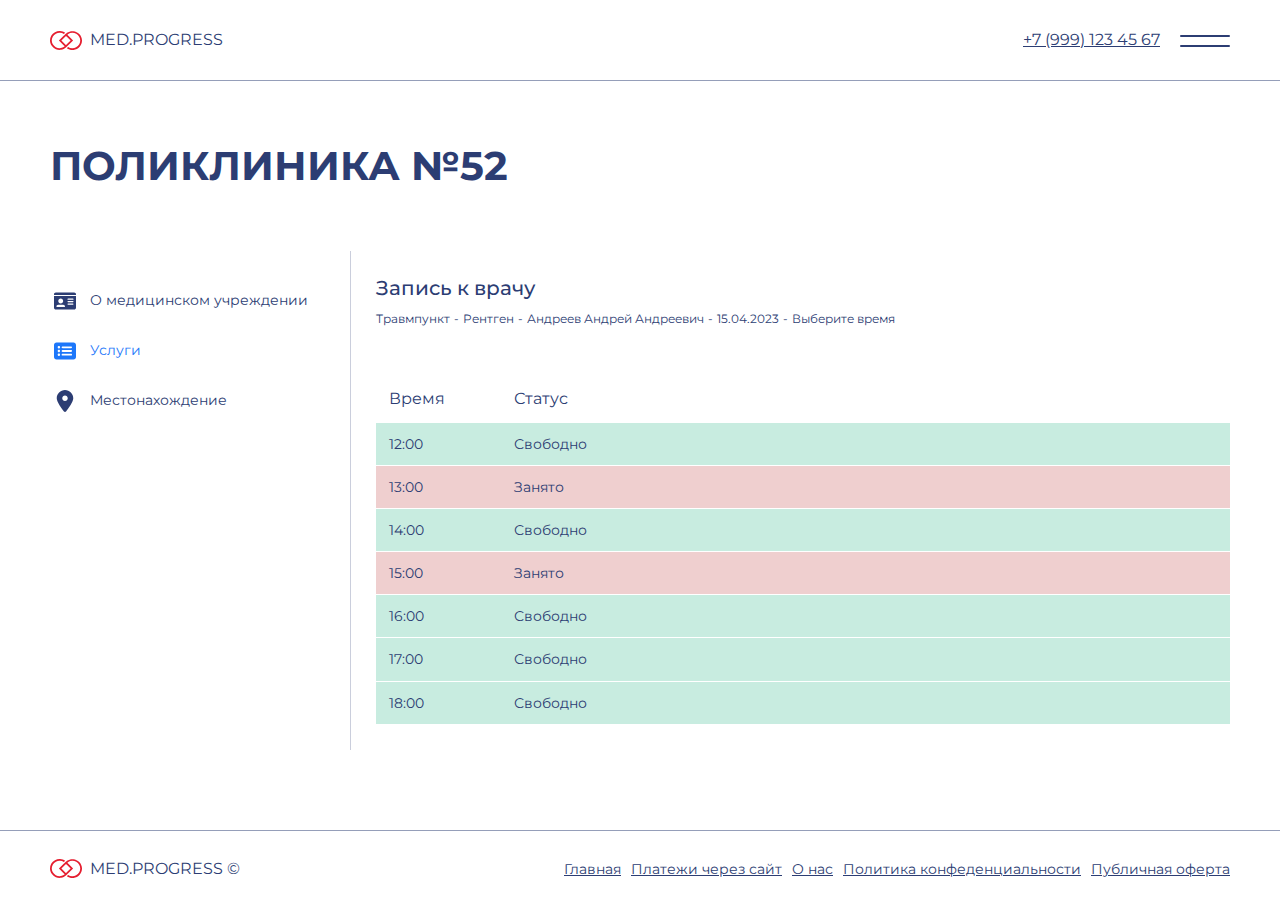
<file: appointment-time.html>
<!DOCTYPE html>
<html lang="ru">
  <head>
    <meta charset="UTF-8" />
    <meta
      name="viewport"
      content="width=device-width, user-scalable=no, initial-scale=1.0, maximum-scale=1.0, minimum-scale=1.0"
    />
    <meta http-equiv="X-UA-Compatible" content="ie=edge" />
    <title>Запись к врачу</title>

    <!--  Fonts  -->
    <link rel="preconnect" href="https://fonts.googleapis.com" />
    <link rel="preconnect" href="https://fonts.gstatic.com" crossorigin />
    <link
      href="https://fonts.googleapis.com/css2?family=Montserrat:wght@400;500;700&display=swap"
      rel="stylesheet"
    />

    <!--  Styles  -->
    <link rel="stylesheet" href="css/normalize.css" />
    <link rel="stylesheet" href="css/style.css" />
    <link rel="stylesheet" href="css/media.css">
  </head>
  <body>
    <!-- Header -->
    <header class="header">
      <div class="container">
        <div class="header__inner">
          <a href="/" class="logo header__logo">
            <img src="img/logo.svg" alt="Header logotype" />
            <span>MED.PROGRESS</span>
          </a>
          <div class="header__info">
            <a class="header__phone" href="tel:+79991234567"
              >+7 (999) 123 45 67</a
            >
            <div class="header__burger"></div>
          </div>
        </div>
      </div>
    </header>

    <!--  Menu  -->
    <div class="menu">
      <div class="container">
        <div class="menu__inner">
          <div class="menu__navigation">
            <h2 class="title menu__navigation__title">Меню</h2>
            <nav class="menu__navigation__body">
              <ul class="menu__navigation__list">
                <li class="menu__navigation__item">
                  <a
                    href="#"
                    class="menu__navigation__link menu__navigation__link-with-icon"
                  >
                    <svg
                      width="30"
                      height="30"
                      viewBox="0 0 30 30"
                      fill="currentColor"
                      xmlns="http://www.w3.org/2000/svg"
                    >
                      <path
                        d="M15 15.0006C17.7619 15.0006 20.0003 12.7618 20.0003 10.0003C20.0003 7.2388 17.7619 5 15 5C12.2381 5 9.99973 7.2388 9.99973 10.0003C9.99973 12.7618 12.2381 15.0006 15 15.0006ZM16.9806 16.8757H13.0194C9.28133 16.8757 6.24951 19.9071 6.24951 23.6456C6.24951 24.3933 6.8558 25 7.6035 25H22.3973C23.145 25.0012 23.7505 24.3957 23.7505 23.6456C23.7505 19.9071 20.7191 16.8757 16.9806 16.8757Z"
                        fill="currentColor"
                      />
                    </svg>
                    <span>Личные данные</span>
                  </a>
                </li>
                <li class="menu__navigation__item">
                  <a
                    href="#"
                    class="menu__navigation__link menu__navigation__link-with-icon"
                  >
                    <svg
                      class=""
                      width="30"
                      height="30"
                      viewBox="0 0 30 30"
                      fill="currentColor"
                      xmlns="http://www.w3.org/2000/svg"
                    >
                      <path
                        d="M4 8.88878C4 7.53861 5.09427 6.44434 6.44444 6.44434H23.5556C24.9038 6.44434 26 7.53861 26 8.88878V21.111C26 22.4593 24.9038 23.5554 23.5556 23.5554H6.44444C5.09427 23.5554 4 22.4593 4 21.111V8.88878ZM10.1111 14.9999C10.1111 14.3238 9.56493 13.7777 8.88889 13.7777C8.21285 13.7777 7.66667 14.3238 7.66667 14.9999C7.66667 15.6759 8.21285 16.2221 8.88889 16.2221C9.56493 16.2221 10.1111 15.6759 10.1111 14.9999ZM10.1111 11.3332C10.1111 10.6572 9.56493 10.111 8.88889 10.111C8.21285 10.111 7.66667 10.6572 7.66667 11.3332C7.66667 12.0093 8.21285 12.5554 8.88889 12.5554C9.56493 12.5554 10.1111 12.0093 10.1111 11.3332ZM10.1111 18.6666C10.1111 17.9905 9.56493 17.4443 8.88889 17.4443C8.21285 17.4443 7.66667 17.9905 7.66667 18.6666C7.66667 19.3426 8.21285 19.8888 8.88889 19.8888C9.56493 19.8888 10.1111 19.3426 10.1111 18.6666ZM12.5556 10.4166C12.0476 10.4166 11.6389 10.8252 11.6389 11.3332C11.6389 11.8412 12.0476 12.2499 12.5556 12.2499H21.1111C21.6191 12.2499 22.0278 11.8412 22.0278 11.3332C22.0278 10.8252 21.6191 10.4166 21.1111 10.4166H12.5556ZM12.5556 14.0832C12.0476 14.0832 11.6389 14.4919 11.6389 14.9999C11.6389 15.5079 12.0476 15.9166 12.5556 15.9166H21.1111C21.6191 15.9166 22.0278 15.5079 22.0278 14.9999C22.0278 14.4919 21.6191 14.0832 21.1111 14.0832H12.5556ZM12.5556 17.7499C12.0476 17.7499 11.6389 18.1586 11.6389 18.6666C11.6389 19.1745 12.0476 19.5832 12.5556 19.5832H21.1111C21.6191 19.5832 22.0278 19.1745 22.0278 18.6666C22.0278 18.1586 21.6191 17.7499 21.1111 17.7499H12.5556Z"
                        fill="currentColor"
                      />
                    </svg>
                    <span class="">Медицинские учреждения</span>
                  </a>
                </li>
                <li class="menu__navigation__item">
                  <a
                    href="#"
                    class="menu__navigation__link menu__navigation__link-with-icon"
                  >
                    <svg
                      class=""
                      width="30"
                      height="30"
                      viewBox="0 0 30 30"
                      fill="currentColor"
                      xmlns="http://www.w3.org/2000/svg"
                    >
                      <path
                        d="M10.5355 5.98358C10.9566 6.36471 10.991 7.01655 10.6086 7.44022L7.51656 10.8794C7.32707 11.0857 7.0598 11.2103 6.77707 11.1802C6.49434 11.2275 6.22105 11.1158 6.02082 10.8794L4.30203 9.16069C3.89932 8.79545 3.89932 8.14233 4.30203 7.73971C4.70469 7.3371 5.35781 7.3371 5.76043 7.73971L6.71047 8.68803L9.07891 6.06006C9.45703 5.63682 10.1102 5.60245 10.5355 5.98358ZM10.5355 12.8603C10.9566 13.2384 10.991 13.8915 10.6086 14.3169L7.51656 17.7544C7.32707 17.9607 7.0598 18.0853 6.77707 18.0552C6.49434 18.1025 6.22105 17.9908 6.02082 17.7544L4.30203 16.0357C3.89932 15.6705 3.89932 15.0173 4.30203 14.6134C4.70469 14.2138 5.35781 14.2138 5.76043 14.6134L6.71047 15.563L9.07891 12.9333C9.45703 12.5123 10.1102 12.4779 10.5355 12.8603ZM13.625 8.46889C13.625 7.70963 14.2395 7.09389 15 7.09389H24.625C25.3855 7.09389 26 7.70963 26 8.46889C26 9.22944 25.3855 9.84389 24.625 9.84389H15C14.2395 9.84389 13.625 9.22944 13.625 8.46889ZM13.625 15.3439C13.625 14.5833 14.2395 13.9689 15 13.9689H24.625C25.3855 13.9689 26 14.5833 26 15.3439C26 16.1044 25.3855 16.7189 24.625 16.7189H15C14.2395 16.7189 13.625 16.1044 13.625 15.3439ZM10.875 22.2189C10.875 21.4583 11.4895 20.8439 12.25 20.8439H24.625C25.3855 20.8439 26 21.4583 26 22.2189C26 22.9794 25.3855 23.5939 24.625 23.5939H12.25C11.4895 23.5939 10.875 22.9794 10.875 22.2189ZM4 22.2189C4 21.0802 4.9234 20.1564 6.0625 20.1564C7.2016 20.1564 8.125 21.0802 8.125 22.2189C8.125 23.3576 7.2016 24.2814 6.0625 24.2814C4.9234 24.2814 4 23.3576 4 22.2189Z"
                        fill="currentColor"
                      />
                    </svg>
                    <span class="">Выписка</span>
                  </a>
                </li>
              </ul>
            </nav>
          </div>
          <div class="menu__contacts">
            <h2 class="title menu__contacts__title">Контакты</h2>
            <div class="menu__contacts__body">
              <ul class="menu__contacts__list">
                <li class="menu__contacts__item">
                  <img src="img/message.svg" alt="" />
                  <div>
                    <a
                      href="mailto:info@circleschool.ru"
                      class="menu__contacts__link"
                      >info@circleschool.ru</a
                    >
                  </div>
                </li>
                <li class="menu__contacts__item">
                  <img src="img/phone.svg" alt="" />
                  <div>
                    <a href="tel:+79991234567" class="menu__contacts__link"
                      >+7 (999) 123 45 67</a
                    >
                  </div>
                </li>
                <li class="menu__contacts__item">
                  <img src="img/map.svg" alt="" />
                  <div class="menu__contacts__address">
                    <ul>
                      <li>ООО «CIRCLE SCHOOL»</li>
                      <li>ИНН 0273908137</li>
                      <li>КПП 027701001</li>
                      <li>ОГРН 1160280082896</li>
                    </ul>
                    <span
                      >450065, Республика Башкортостан, г. Уфа, ул. Карла
                      Маркса, 3Б, офис 403 по будням с 9:00 до 18:00</span
                    >
                  </div>
                </li>
              </ul>
            </div>
          </div>
        </div>
      </div>
    </div>

    <main>
      <section class="page">
        <div class="container">
          <div class="page__inner">
            <h1 class="title page__title">Поликлиника №52</h1>
            <div class="page__body">
              <!--     SIDEBAR     -->
              <aside class="page__sidebar">
                <nav class="page__sidebar__navigation">
                  <ul class="page__sidebar__list">
                    <li class="page__sidebar__item">
                      <a
                        href="#"
                        class="page__sidebar__link"
                      >
                        <svg
                          class="page__sidebar__image"
                          width="30"
                          height="30"
                          viewBox="0 0 30 30"
                          fill="currentColor"
                          xmlns="http://www.w3.org/2000/svg"
                        >
                          <path
                            d="M24.1667 6.44446H5.83333C4.8208 6.44446 4 7.26526 4 8.27779V8.8889H26V8.27779C26 7.26526 25.1788 6.44446 24.1667 6.44446ZM4 21.7222C4 22.7344 4.8208 23.5556 5.83333 23.5556H24.1667C25.1792 23.5556 26 22.7348 26 21.7222V10.1111H4V21.7222ZM18.0556 12.5556H22.9444C23.2806 12.5556 23.5556 12.8306 23.5556 13.1667C23.5556 13.5028 23.2806 13.7778 22.9444 13.7778H18.0556C17.7194 13.7778 17.4444 13.5028 17.4444 13.1667C17.4444 12.8306 17.7194 12.5556 18.0556 12.5556ZM18.0556 15H22.9444C23.2806 15 23.5556 15.275 23.5556 15.6111C23.5556 15.9472 23.2806 16.2222 22.9444 16.2222H18.0556C17.7194 16.2222 17.4444 15.9472 17.4444 15.6111C17.4444 15.275 17.7194 15 18.0556 15ZM18.0556 17.4445H22.9444C23.2819 17.4445 23.5556 17.7181 23.5556 18.0556C23.5556 18.3931 23.2806 18.6667 22.9444 18.6667H18.0556C17.7181 18.6667 17.4444 18.3931 17.4444 18.0556C17.4444 17.7181 17.7194 17.4445 18.0556 17.4445ZM10.7222 12.5556C12.0724 12.5556 13.1667 13.6502 13.1667 15C13.1667 16.3498 12.0724 17.4445 10.7222 17.4445C9.37205 17.4445 8.27778 16.3498 8.27778 15C8.27778 13.6502 9.37396 12.5556 10.7222 12.5556ZM8.27778 18.6667H13.1667C14.1792 18.6667 15 19.4875 15 20.5C15 20.8375 14.7264 21.1111 14.3889 21.1111H7.05556C6.71792 21.1111 6.44444 20.8361 6.44444 20.5C6.44444 19.4879 7.26524 18.6667 8.27778 18.6667Z"
                            fill="currentColor"
                          />
                        </svg>
                        <span class="page__sidebar__text"
                          >О медицинском учреждении</span
                        >
                      </a>
                    </li>
                    <li class="page__sidebar__item">
                      <a href="#" class="page__sidebar__link page__sidebar__link-active">
                        <svg
                          class="page__sidebar__image"
                          width="30"
                          height="30"
                          viewBox="0 0 30 30"
                          fill="currentColor"
                          xmlns="http://www.w3.org/2000/svg"
                        >
                          <path
                            d="M4 8.88878C4 7.53861 5.09427 6.44434 6.44444 6.44434H23.5556C24.9038 6.44434 26 7.53861 26 8.88878V21.111C26 22.4593 24.9038 23.5554 23.5556 23.5554H6.44444C5.09427 23.5554 4 22.4593 4 21.111V8.88878ZM10.1111 14.9999C10.1111 14.3238 9.56493 13.7777 8.88889 13.7777C8.21285 13.7777 7.66667 14.3238 7.66667 14.9999C7.66667 15.6759 8.21285 16.2221 8.88889 16.2221C9.56493 16.2221 10.1111 15.6759 10.1111 14.9999ZM10.1111 11.3332C10.1111 10.6572 9.56493 10.111 8.88889 10.111C8.21285 10.111 7.66667 10.6572 7.66667 11.3332C7.66667 12.0093 8.21285 12.5554 8.88889 12.5554C9.56493 12.5554 10.1111 12.0093 10.1111 11.3332ZM10.1111 18.6666C10.1111 17.9905 9.56493 17.4443 8.88889 17.4443C8.21285 17.4443 7.66667 17.9905 7.66667 18.6666C7.66667 19.3426 8.21285 19.8888 8.88889 19.8888C9.56493 19.8888 10.1111 19.3426 10.1111 18.6666ZM12.5556 10.4166C12.0476 10.4166 11.6389 10.8252 11.6389 11.3332C11.6389 11.8412 12.0476 12.2499 12.5556 12.2499H21.1111C21.6191 12.2499 22.0278 11.8412 22.0278 11.3332C22.0278 10.8252 21.6191 10.4166 21.1111 10.4166H12.5556ZM12.5556 14.0832C12.0476 14.0832 11.6389 14.4919 11.6389 14.9999C11.6389 15.5079 12.0476 15.9166 12.5556 15.9166H21.1111C21.6191 15.9166 22.0278 15.5079 22.0278 14.9999C22.0278 14.4919 21.6191 14.0832 21.1111 14.0832H12.5556ZM12.5556 17.7499C12.0476 17.7499 11.6389 18.1586 11.6389 18.6666C11.6389 19.1745 12.0476 19.5832 12.5556 19.5832H21.1111C21.6191 19.5832 22.0278 19.1745 22.0278 18.6666C22.0278 18.1586 21.6191 17.7499 21.1111 17.7499H12.5556Z"
                            fill="currentColor"
                          />
                        </svg>
                        <span class="page__sidebar__text">Услуги</span>
                      </a>
                    </li>
                    <li class="page__sidebar__item">
                      <a href="#" class="page__sidebar__link">
                        <svg
                          class="page__sidebar__image"
                          width="30"
                          height="30"
                          viewBox="0 0 30 30"
                          fill="currentColor"
                          xmlns="http://www.w3.org/2000/svg"
                        >
                          <path
                            d="M13.9789 25.5057C11.7301 22.7399 6.72852 16.0366 6.72852 12.2714C6.72852 7.70318 10.4317 4 14.9999 4C19.5664 4 23.2713 7.70318 23.2713 12.2714C23.2713 16.0366 18.2309 22.7399 16.0209 25.5057C15.491 26.1648 14.5088 26.1648 13.9789 25.5057ZM14.9999 15.0285C16.5207 15.0285 17.7571 13.7921 17.7571 12.2714C17.7571 10.7507 16.5207 9.51427 14.9999 9.51427C13.4792 9.51427 12.2428 10.7507 12.2428 12.2714C12.2428 13.7921 13.4792 15.0285 14.9999 15.0285Z"
                            fill="currentColor"
                          />
                        </svg>
                        <span class="page__sidebar__text">Местонахождение</span>
                      </a>
                    </li>
                  </ul>
                </nav>
              </aside>
              <!--     CONTENT     -->
              <div class="page__content">
                <div class="appointment">
                    <div class="appointment__header">
                        <h2 class="subtitle appointment__subtitle">Запись к врачу</h2>
                        <ul class="appointment__breadcrumbs">
                            <li class="appointment__breadcrumbs__item">
                                <a href="/appointment-department.html">Травмпункт</a><span>-</span>
                            </li>
                            <li class="appointment__breadcrumbs__item">
                                <a href="/appointment-service.html">Рентген</a><span>-</span>
                            </li>
                            <li class="appointment__breadcrumbs__item">
                                <a href="/appointment-doctor.html">Андреев Андрей Андреевич</a><span>-</span>
                            </li>
                            <li class="appointment__breadcrumbs__item">
                              <a href="/appointment-date.html">15.04.2023</a><span>-</span>
                            </li>
                            <li class="appointment__breadcrumbs__item">
                                <a href="#">Выберите время</a><span>-</span>
                            </li>
                        </div>
                    </div>
                    <div class="appointment__body">
                        <div class="appointment-time">
                            <form action="" class="appointment__form appointment-time__form">
                                <div class="appointment-time__form__item appointment-time__form__head">
                                    <span>Время</span>
                                    <span>Статус</span>
                                </div>
                                <button type="submit" name="time" value="12:00" class="button appointment__button-select appointment-time__form__item appointment-time__form__item-free">
                                    <span>12:00</span>
                                    <span>Свободно</span>
                                </button>
                                <button type="submit" name="time" value="13:00" class="button appointment__button-select appointment-time__form__item appointment-time__form__item-engaged">
                                    <span>13:00</span>
                                    <span>Занято</span>
                                </button>
                                <button type="submit" name="time" value="14:00" class="button appointment__button-select appointment-time__form__item appointment-time__form__item-free">
                                    <span>14:00</span>
                                    <span>Свободно</span>
                                </button>
                                <button type="submit" name="time" value="15:00" class="button appointment__button-select appointment-time__form__item appointment-time__form__item-engaged">
                                    <span>15:00</span>
                                    <span>Занято</span>
                                </button>
                                <button type="submit" name="time" value="16:00" class="button appointment__button-select appointment-time__form__item appointment-time__form__item-free">
                                    <span>16:00</span>
                                    <span>Свободно</span>
                                </button>
                                <button type="submit" name="time" value="17:00" class="button appointment__button-select appointment-time__form__item appointment-time__form__item-free">
                                    <span>17:00</span>
                                    <span>Свободно</span>
                                </button>
                                <button type="submit" name="time" value="18:00" class="button appointment__button-select appointment-time__form__item appointment-time__form__item-free">
                                    <span>18:00</span>
                                    <span>Свободно</span>
                                </button>
                            </form>
                        </div>
                    </div>
                </div>
              </div>
              <!--     END CONTENT     -->
            </div>
          </div>
        </div>
      </section>
    </main>

    <footer class="footer">
      <div class="container">
        <div class="footer__inner">
          <a href="/" class="logo footer__logo">
            <img src="img/logo.svg" alt="Footer logotype" />
            <span>MED.PROGRESS ©</span>
          </a>

          <nav class="footer__navigation">
            <ul class="footer__list">
              <li class="footer__item">
                <a href="/" class="footer__link">Главная</a>
              </li>
              <li class="footer__item">
                <a href="/payments" class="footer__link">Платежи через сайт</a>
              </li>
              <li class="footer__item">
                <a href="/about" class="footer__link">О нас</a>
              </li>
              <li class="footer__item">
                <a href="/privacy-policy" class="footer__link"
                  >Политика конфеденциальности</a
                >
              </li>
              <li class="footer__item">
                <a href="/public-offer" class="footer__link"
                  >Публичная оферта</a
                >
              </li>
            </ul>
          </nav>
        </div>
      </div>
    </footer>

    <script src="js/main.js" type="text/javascript"></script>
  </body>
</html>
</file>
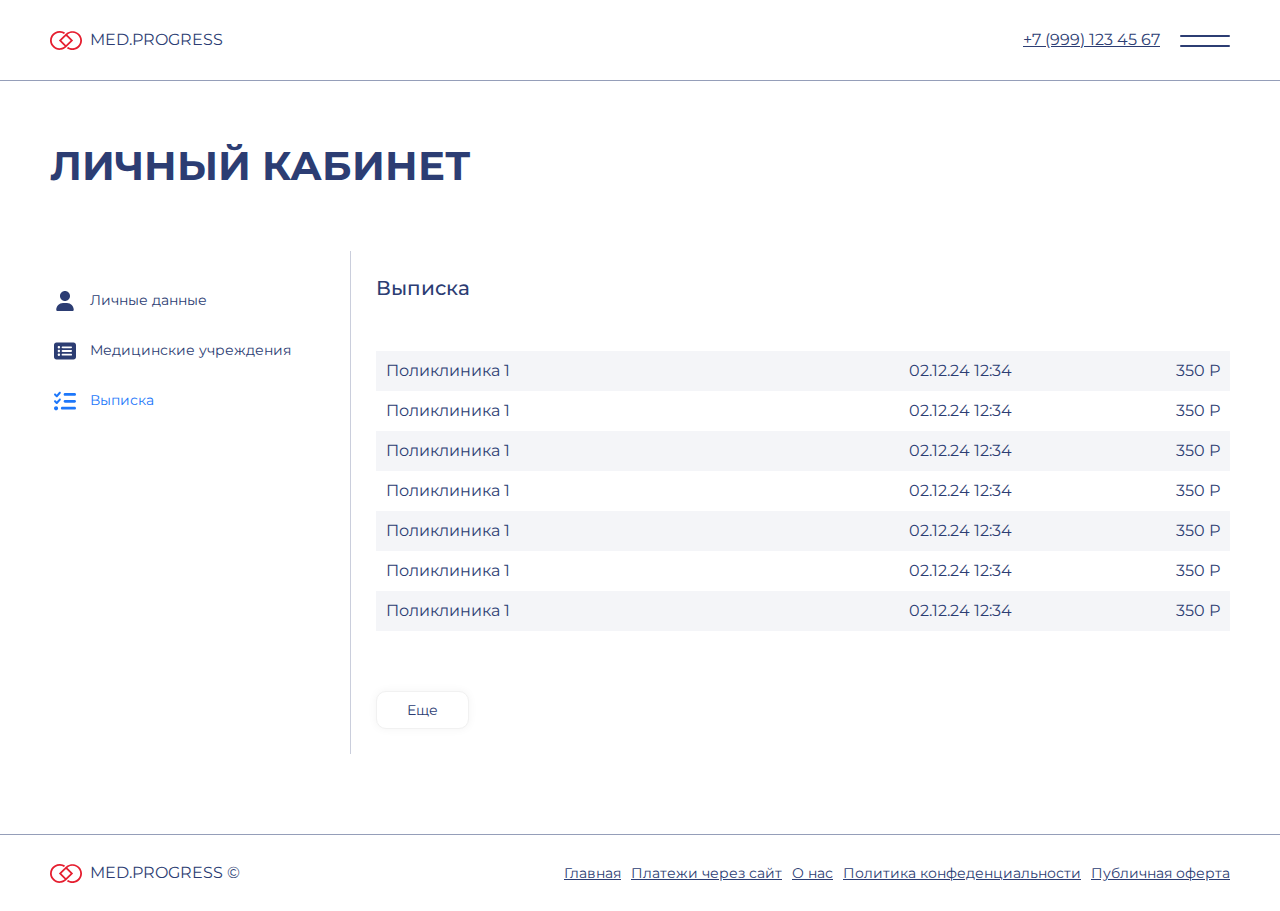
<file: extracts.html>
<!DOCTYPE html>
<html lang="ru">
    <head>
        <meta charset="UTF-8" />
        <meta
            name="viewport"
            content="width=device-width, user-scalable=no, initial-scale=1.0, maximum-scale=1.0, minimum-scale=1.0"
        />
        <meta http-equiv="X-UA-Compatible" content="ie=edge" />
        <title>Выписка</title>

        <!--  Fonts  -->
        <link rel="preconnect" href="https://fonts.googleapis.com" />
        <link rel="preconnect" href="https://fonts.gstatic.com" crossorigin />
        <link
            href="https://fonts.googleapis.com/css2?family=Montserrat:wght@400;500;700&display=swap"
            rel="stylesheet"
        />

        <!--  Styles  -->
        <link rel="stylesheet" href="css/normalize.css" />
        <link rel="stylesheet" href="css/style.css" />
        <link rel="stylesheet" href="css/media.css">
    </head>
    <body>
        <!-- Header -->
        <header class="header">
            <div class="container">
                <div class="header__inner">
                    <a href="/" class="logo header__logo">
                        <img src="img/logo.svg" alt="Header logotype" />
                        <span>MED.PROGRESS</span>
                    </a>
                    <div class="header__info">
                        <a class="header__phone" href="tel:+79991234567"
                            >+7 (999) 123 45 67</a
                        >
                        <div class="header__burger"></div>
                    </div>
                </div>
            </div>
        </header>

        <!--  Menu  -->
        <div class="menu">
            <div class="container">
                <div class="menu__inner">
                    <div class="menu__navigation">
                        <h2 class="title menu__navigation__title">Меню</h2>
                        <nav class="menu__navigation__body">
                            <ul class="menu__navigation__list">
                                <li class="menu__navigation__item">
                                    <a
                                        href="#"
                                        class="menu__navigation__link menu__navigation__link-with-icon"
                                    >
                                        <svg
                                            width="30"
                                            height="30"
                                            viewBox="0 0 30 30"
                                            fill="currentColor"
                                            xmlns="http://www.w3.org/2000/svg"
                                        >
                                            <path
                                                d="M15 15.0006C17.7619 15.0006 20.0003 12.7618 20.0003 10.0003C20.0003 7.2388 17.7619 5 15 5C12.2381 5 9.99973 7.2388 9.99973 10.0003C9.99973 12.7618 12.2381 15.0006 15 15.0006ZM16.9806 16.8757H13.0194C9.28133 16.8757 6.24951 19.9071 6.24951 23.6456C6.24951 24.3933 6.8558 25 7.6035 25H22.3973C23.145 25.0012 23.7505 24.3957 23.7505 23.6456C23.7505 19.9071 20.7191 16.8757 16.9806 16.8757Z"
                                                fill="currentColor"
                                            />
                                        </svg>
                                        <span>Личные данные</span>
                                    </a>
                                </li>
                                <li class="menu__navigation__item">
                                    <a
                                        href="#"
                                        class="menu__navigation__link menu__navigation__link-with-icon"
                                    >
                                        <svg
                                            class=""
                                            width="30"
                                            height="30"
                                            viewBox="0 0 30 30"
                                            fill="currentColor"
                                            xmlns="http://www.w3.org/2000/svg"
                                        >
                                            <path
                                                d="M4 8.88878C4 7.53861 5.09427 6.44434 6.44444 6.44434H23.5556C24.9038 6.44434 26 7.53861 26 8.88878V21.111C26 22.4593 24.9038 23.5554 23.5556 23.5554H6.44444C5.09427 23.5554 4 22.4593 4 21.111V8.88878ZM10.1111 14.9999C10.1111 14.3238 9.56493 13.7777 8.88889 13.7777C8.21285 13.7777 7.66667 14.3238 7.66667 14.9999C7.66667 15.6759 8.21285 16.2221 8.88889 16.2221C9.56493 16.2221 10.1111 15.6759 10.1111 14.9999ZM10.1111 11.3332C10.1111 10.6572 9.56493 10.111 8.88889 10.111C8.21285 10.111 7.66667 10.6572 7.66667 11.3332C7.66667 12.0093 8.21285 12.5554 8.88889 12.5554C9.56493 12.5554 10.1111 12.0093 10.1111 11.3332ZM10.1111 18.6666C10.1111 17.9905 9.56493 17.4443 8.88889 17.4443C8.21285 17.4443 7.66667 17.9905 7.66667 18.6666C7.66667 19.3426 8.21285 19.8888 8.88889 19.8888C9.56493 19.8888 10.1111 19.3426 10.1111 18.6666ZM12.5556 10.4166C12.0476 10.4166 11.6389 10.8252 11.6389 11.3332C11.6389 11.8412 12.0476 12.2499 12.5556 12.2499H21.1111C21.6191 12.2499 22.0278 11.8412 22.0278 11.3332C22.0278 10.8252 21.6191 10.4166 21.1111 10.4166H12.5556ZM12.5556 14.0832C12.0476 14.0832 11.6389 14.4919 11.6389 14.9999C11.6389 15.5079 12.0476 15.9166 12.5556 15.9166H21.1111C21.6191 15.9166 22.0278 15.5079 22.0278 14.9999C22.0278 14.4919 21.6191 14.0832 21.1111 14.0832H12.5556ZM12.5556 17.7499C12.0476 17.7499 11.6389 18.1586 11.6389 18.6666C11.6389 19.1745 12.0476 19.5832 12.5556 19.5832H21.1111C21.6191 19.5832 22.0278 19.1745 22.0278 18.6666C22.0278 18.1586 21.6191 17.7499 21.1111 17.7499H12.5556Z"
                                                fill="currentColor"
                                            />
                                        </svg>
                                        <span class=""
                                            >Медицинские учреждения</span
                                        >
                                    </a>
                                </li>
                                <li class="menu__navigation__item">
                                    <a
                                        href="#"
                                        class="menu__navigation__link menu__navigation__link-with-icon menu__navigation__link-active"
                                    >
                                        <svg
                                            class=""
                                            width="30"
                                            height="30"
                                            viewBox="0 0 30 30"
                                            fill="currentColor"
                                            xmlns="http://www.w3.org/2000/svg"
                                        >
                                            <path
                                                d="M10.5355 5.98358C10.9566 6.36471 10.991 7.01655 10.6086 7.44022L7.51656 10.8794C7.32707 11.0857 7.0598 11.2103 6.77707 11.1802C6.49434 11.2275 6.22105 11.1158 6.02082 10.8794L4.30203 9.16069C3.89932 8.79545 3.89932 8.14233 4.30203 7.73971C4.70469 7.3371 5.35781 7.3371 5.76043 7.73971L6.71047 8.68803L9.07891 6.06006C9.45703 5.63682 10.1102 5.60245 10.5355 5.98358ZM10.5355 12.8603C10.9566 13.2384 10.991 13.8915 10.6086 14.3169L7.51656 17.7544C7.32707 17.9607 7.0598 18.0853 6.77707 18.0552C6.49434 18.1025 6.22105 17.9908 6.02082 17.7544L4.30203 16.0357C3.89932 15.6705 3.89932 15.0173 4.30203 14.6134C4.70469 14.2138 5.35781 14.2138 5.76043 14.6134L6.71047 15.563L9.07891 12.9333C9.45703 12.5123 10.1102 12.4779 10.5355 12.8603ZM13.625 8.46889C13.625 7.70963 14.2395 7.09389 15 7.09389H24.625C25.3855 7.09389 26 7.70963 26 8.46889C26 9.22944 25.3855 9.84389 24.625 9.84389H15C14.2395 9.84389 13.625 9.22944 13.625 8.46889ZM13.625 15.3439C13.625 14.5833 14.2395 13.9689 15 13.9689H24.625C25.3855 13.9689 26 14.5833 26 15.3439C26 16.1044 25.3855 16.7189 24.625 16.7189H15C14.2395 16.7189 13.625 16.1044 13.625 15.3439ZM10.875 22.2189C10.875 21.4583 11.4895 20.8439 12.25 20.8439H24.625C25.3855 20.8439 26 21.4583 26 22.2189C26 22.9794 25.3855 23.5939 24.625 23.5939H12.25C11.4895 23.5939 10.875 22.9794 10.875 22.2189ZM4 22.2189C4 21.0802 4.9234 20.1564 6.0625 20.1564C7.2016 20.1564 8.125 21.0802 8.125 22.2189C8.125 23.3576 7.2016 24.2814 6.0625 24.2814C4.9234 24.2814 4 23.3576 4 22.2189Z"
                                                fill="currentColor"
                                            />
                                        </svg>
                                        <span class="">Выписка</span>
                                    </a>
                                </li>
                            </ul>
                        </nav>
                    </div>
                    <div class="menu__contacts">
                        <h2 class="title menu__contacts__title">Контакты</h2>
                        <div class="menu__contacts__body">
                            <ul class="menu__contacts__list">
                                <li class="menu__contacts__item">
                                    <img src="img/message.svg" alt="" />
                                    <div>
                                        <a
                                            href="mailto:info@circleschool.ru"
                                            class="menu__contacts__link"
                                            >info@circleschool.ru</a
                                        >
                                    </div>
                                </li>
                                <li class="menu__contacts__item">
                                    <img src="img/phone.svg" alt="" />
                                    <div>
                                        <a
                                            href="tel:+79991234567"
                                            class="menu__contacts__link"
                                            >+7 (999) 123 45 67</a
                                        >
                                    </div>
                                </li>
                                <li class="menu__contacts__item">
                                    <img src="img/map.svg" alt="" />
                                    <div class="menu__contacts__address">
                                        <ul>
                                            <li>ООО «CIRCLE SCHOOL»</li>
                                            <li>ИНН 0273908137</li>
                                            <li>КПП 027701001</li>
                                            <li>ОГРН 1160280082896</li>
                                        </ul>
                                        <span
                                            >450065, Республика Башкортостан, г.
                                            Уфа, ул. Карла Маркса, 3Б, офис 403
                                            по будням с 9:00 до 18:00</span
                                        >
                                    </div>
                                </li>
                            </ul>
                        </div>
                    </div>
                </div>
            </div>
        </div>

        <main>
            <section class="page">
                <div class="container">
                    <div class="page__inner">
                        <h1 class="title page__title">Личный кабинет</h1>
                        <div class="page__body">
                            <!--     SIDEBAR     -->
                            <aside class="page__sidebar">
                                <nav class="page__sidebar__navigation">
                                    <ul class="page__sidebar__list">
                                        <li class="page__sidebar__item">
                                            <a
                                                href="#"
                                                class="page__sidebar__link"
                                            >
                                                <svg
                                                    class="page__sidebar__image"
                                                    width="30"
                                                    height="30"
                                                    viewBox="0 0 30 30"
                                                    fill="currentColor"
                                                    xmlns="http://www.w3.org/2000/svg"
                                                >
                                                    <path
                                                        d="M15 15.0006C17.7619 15.0006 20.0003 12.7618 20.0003 10.0003C20.0003 7.2388 17.7619 5 15 5C12.2381 5 9.99973 7.2388 9.99973 10.0003C9.99973 12.7618 12.2381 15.0006 15 15.0006ZM16.9806 16.8757H13.0194C9.28133 16.8757 6.24951 19.9071 6.24951 23.6456C6.24951 24.3933 6.8558 25 7.6035 25H22.3973C23.145 25.0012 23.7505 24.3957 23.7505 23.6456C23.7505 19.9071 20.7191 16.8757 16.9806 16.8757Z"
                                                        fill="currentColor"
                                                    />
                                                </svg>
                                                <span
                                                    class="page__sidebar__text"
                                                    >Личные данные</span
                                                >
                                            </a>
                                        </li>
                                        <li class="page__sidebar__item">
                                            <a
                                                href="#"
                                                class="page__sidebar__link"
                                            >
                                                <svg
                                                    class="page__sidebar__image"
                                                    width="30"
                                                    height="30"
                                                    viewBox="0 0 30 30"
                                                    fill="currentColor"
                                                    xmlns="http://www.w3.org/2000/svg"
                                                >
                                                    <path
                                                        d="M4 8.88878C4 7.53861 5.09427 6.44434 6.44444 6.44434H23.5556C24.9038 6.44434 26 7.53861 26 8.88878V21.111C26 22.4593 24.9038 23.5554 23.5556 23.5554H6.44444C5.09427 23.5554 4 22.4593 4 21.111V8.88878ZM10.1111 14.9999C10.1111 14.3238 9.56493 13.7777 8.88889 13.7777C8.21285 13.7777 7.66667 14.3238 7.66667 14.9999C7.66667 15.6759 8.21285 16.2221 8.88889 16.2221C9.56493 16.2221 10.1111 15.6759 10.1111 14.9999ZM10.1111 11.3332C10.1111 10.6572 9.56493 10.111 8.88889 10.111C8.21285 10.111 7.66667 10.6572 7.66667 11.3332C7.66667 12.0093 8.21285 12.5554 8.88889 12.5554C9.56493 12.5554 10.1111 12.0093 10.1111 11.3332ZM10.1111 18.6666C10.1111 17.9905 9.56493 17.4443 8.88889 17.4443C8.21285 17.4443 7.66667 17.9905 7.66667 18.6666C7.66667 19.3426 8.21285 19.8888 8.88889 19.8888C9.56493 19.8888 10.1111 19.3426 10.1111 18.6666ZM12.5556 10.4166C12.0476 10.4166 11.6389 10.8252 11.6389 11.3332C11.6389 11.8412 12.0476 12.2499 12.5556 12.2499H21.1111C21.6191 12.2499 22.0278 11.8412 22.0278 11.3332C22.0278 10.8252 21.6191 10.4166 21.1111 10.4166H12.5556ZM12.5556 14.0832C12.0476 14.0832 11.6389 14.4919 11.6389 14.9999C11.6389 15.5079 12.0476 15.9166 12.5556 15.9166H21.1111C21.6191 15.9166 22.0278 15.5079 22.0278 14.9999C22.0278 14.4919 21.6191 14.0832 21.1111 14.0832H12.5556ZM12.5556 17.7499C12.0476 17.7499 11.6389 18.1586 11.6389 18.6666C11.6389 19.1745 12.0476 19.5832 12.5556 19.5832H21.1111C21.6191 19.5832 22.0278 19.1745 22.0278 18.6666C22.0278 18.1586 21.6191 17.7499 21.1111 17.7499H12.5556Z"
                                                        fill="currentColor"
                                                    />
                                                </svg>
                                                <span
                                                    class="page__sidebar__text"
                                                    >Медицинские
                                                    учреждения</span
                                                >
                                            </a>
                                        </li>
                                        <li class="page__sidebar__item">
                                            <a
                                                href="#"
                                                class="page__sidebar__link page__sidebar__link-active"
                                            >
                                                <svg
                                                    class="page__sidebar__image"
                                                    width="30"
                                                    height="30"
                                                    viewBox="0 0 30 30"
                                                    fill="currentColor"
                                                    xmlns="http://www.w3.org/2000/svg"
                                                >
                                                    <path
                                                        d="M10.5355 5.98358C10.9566 6.36471 10.991 7.01655 10.6086 7.44022L7.51656 10.8794C7.32707 11.0857 7.0598 11.2103 6.77707 11.1802C6.49434 11.2275 6.22105 11.1158 6.02082 10.8794L4.30203 9.16069C3.89932 8.79545 3.89932 8.14233 4.30203 7.73971C4.70469 7.3371 5.35781 7.3371 5.76043 7.73971L6.71047 8.68803L9.07891 6.06006C9.45703 5.63682 10.1102 5.60245 10.5355 5.98358ZM10.5355 12.8603C10.9566 13.2384 10.991 13.8915 10.6086 14.3169L7.51656 17.7544C7.32707 17.9607 7.0598 18.0853 6.77707 18.0552C6.49434 18.1025 6.22105 17.9908 6.02082 17.7544L4.30203 16.0357C3.89932 15.6705 3.89932 15.0173 4.30203 14.6134C4.70469 14.2138 5.35781 14.2138 5.76043 14.6134L6.71047 15.563L9.07891 12.9333C9.45703 12.5123 10.1102 12.4779 10.5355 12.8603ZM13.625 8.46889C13.625 7.70963 14.2395 7.09389 15 7.09389H24.625C25.3855 7.09389 26 7.70963 26 8.46889C26 9.22944 25.3855 9.84389 24.625 9.84389H15C14.2395 9.84389 13.625 9.22944 13.625 8.46889ZM13.625 15.3439C13.625 14.5833 14.2395 13.9689 15 13.9689H24.625C25.3855 13.9689 26 14.5833 26 15.3439C26 16.1044 25.3855 16.7189 24.625 16.7189H15C14.2395 16.7189 13.625 16.1044 13.625 15.3439ZM10.875 22.2189C10.875 21.4583 11.4895 20.8439 12.25 20.8439H24.625C25.3855 20.8439 26 21.4583 26 22.2189C26 22.9794 25.3855 23.5939 24.625 23.5939H12.25C11.4895 23.5939 10.875 22.9794 10.875 22.2189ZM4 22.2189C4 21.0802 4.9234 20.1564 6.0625 20.1564C7.2016 20.1564 8.125 21.0802 8.125 22.2189C8.125 23.3576 7.2016 24.2814 6.0625 24.2814C4.9234 24.2814 4 23.3576 4 22.2189Z"
                                                        fill="currentColor"
                                                    />
                                                </svg>
                                                <span
                                                    class="page__sidebar__text"
                                                    >Выписка</span
                                                >
                                            </a>
                                        </li>
                                    </ul>
                                </nav>
                            </aside>
                            <!--     CONTENT     -->
                            <div class="page__content">
                                <div class="extracts">
                                    <h2 class="subtitle extracts__subtitle">
                                        Выписка
                                    </h2>
                                    <div class="extracts__items">
                                        <div class="extract__item">
                                            <span class="extract__item__title"
                                                >Поликлиника 1</span
                                            >
                                            <span class="extract__item__date"
                                                >02.12.24 12:34</span
                                            >
                                            <span class="extract__item__price"
                                                >350 Р</span
                                            >
                                        </div>
                                        <div class="extract__item">
                                            <span class="extract__item__title"
                                                >Поликлиника 1</span
                                            >
                                            <span class="extract__item__date"
                                                >02.12.24 12:34</span
                                            >
                                            <span class="extract__item__price"
                                                >350 Р</span
                                            >
                                        </div>
                                        <div class="extract__item">
                                            <span class="extract__item__title"
                                                >Поликлиника 1</span
                                            >
                                            <span class="extract__item__date"
                                                >02.12.24 12:34</span
                                            >
                                            <span class="extract__item__price"
                                                >350 Р</span
                                            >
                                        </div>
                                        <div class="extract__item">
                                            <span class="extract__item__title"
                                                >Поликлиника 1</span
                                            >
                                            <span class="extract__item__date"
                                                >02.12.24 12:34</span
                                            >
                                            <span class="extract__item__price"
                                                >350 Р</span
                                            >
                                        </div>
                                        <div class="extract__item">
                                            <span class="extract__item__title"
                                                >Поликлиника 1</span
                                            >
                                            <span class="extract__item__date"
                                                >02.12.24 12:34</span
                                            >
                                            <span class="extract__item__price"
                                                >350 Р</span
                                            >
                                        </div>
                                        <div class="extract__item">
                                            <span class="extract__item__title"
                                                >Поликлиника 1</span
                                            >
                                            <span class="extract__item__date"
                                                >02.12.24 12:34</span
                                            >
                                            <span class="extract__item__price"
                                                >350 Р</span
                                            >
                                        </div>
                                        <div class="extract__item">
                                            <span class="extract__item__title"
                                                >Поликлиника 1</span
                                            >
                                            <span class="extract__item__date"
                                                >02.12.24 12:34</span
                                            >
                                            <span class="extract__item__price"
                                                >350 Р</span
                                            >
                                        </div>
                                    </div>
                                    <button
                                        class="button button-primary extracts__button"
                                    >
                                        Еще
                                    </button>
                                </div>
                            </div>
                            <!--     END CONTENT     -->
                        </div>
                    </div>
                </div>
            </section>
        </main>

        <footer class="footer">
            <div class="container">
                <div class="footer__inner">
                    <a href="/" class="logo footer__logo">
                        <img src="img/logo.svg" alt="Footer logotype" />
                        <span>MED.PROGRESS ©</span>
                    </a>

                    <nav class="footer__navigation">
                        <ul class="footer__list">
                            <li class="footer__item">
                                <a href="/" class="footer__link">Главная</a>
                            </li>
                            <li class="footer__item">
                                <a href="/payments" class="footer__link"
                                    >Платежи через сайт</a
                                >
                            </li>
                            <li class="footer__item">
                                <a href="/about" class="footer__link">О нас</a>
                            </li>
                            <li class="footer__item">
                                <a href="/privacy-policy" class="footer__link"
                                    >Политика конфеденциальности</a
                                >
                            </li>
                            <li class="footer__item">
                                <a href="/public-offer" class="footer__link"
                                    >Публичная оферта</a
                                >
                            </li>
                        </ul>
                    </nav>
                </div>
            </div>
        </footer>

        <script src="js/main.js" type="text/javascript"></script>
    </body>
</html>
</file>
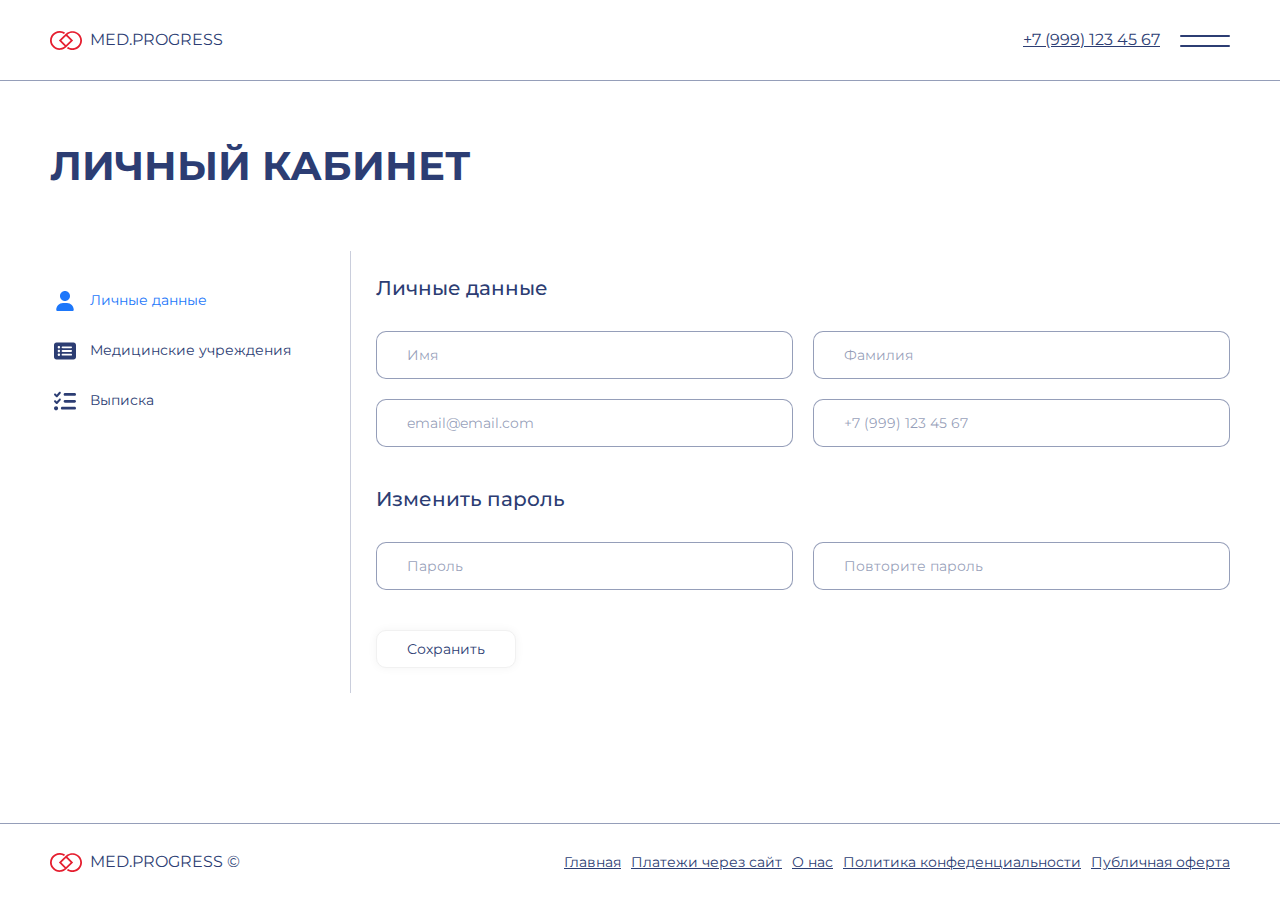
<file: personal-data.html>
<!DOCTYPE html>
<html lang="ru">
    <head>
        <meta charset="UTF-8" />
        <meta
            name="viewport"
            content="width=device-width, user-scalable=no, initial-scale=1.0, maximum-scale=1.0, minimum-scale=1.0"
        />
        <meta http-equiv="X-UA-Compatible" content="ie=edge" />
        <title>Личные данные</title>

        <!--  Fonts  -->
        <link rel="preconnect" href="https://fonts.googleapis.com" />
        <link rel="preconnect" href="https://fonts.gstatic.com" crossorigin />
        <link
            href="https://fonts.googleapis.com/css2?family=Montserrat:wght@400;500;700&display=swap"
            rel="stylesheet"
        />

        <!--  Styles  -->
        <link rel="stylesheet" href="css/normalize.css" />
        <link rel="stylesheet" href="css/style.css" />
        <link rel="stylesheet" href="css/media.css">
    </head>
    <body>
        <!-- Header -->
        <header class="header">
            <div class="container">
                <div class="header__inner">
                    <a href="/" class="logo header__logo">
                        <img src="img/logo.svg" alt="Header logotype" />
                        <span>MED.PROGRESS</span>
                    </a>
                    <div class="header__info">
                        <a class="header__phone" href="tel:+79991234567"
                            >+7 (999) 123 45 67</a
                        >
                        <div class="header__burger"></div>
                    </div>
                </div>
            </div>
        </header>

        <!--  Menu  -->
        <div class="menu">
            <div class="container">
                <div class="menu__inner">
                    <div class="menu__navigation">
                        <h2 class="title menu__navigation__title">Меню</h2>
                        <nav class="menu__navigation__body">
                            <ul class="menu__navigation__list">
                                <li class="menu__navigation__item">
                                    <a
                                        href="#"
                                        class="menu__navigation__link menu__navigation__link-with-icon menu__navigation__link-active"
                                    >
                                        <svg
                                            width="30"
                                            height="30"
                                            viewBox="0 0 30 30"
                                            fill="currentColor"
                                            xmlns="http://www.w3.org/2000/svg"
                                        >
                                            <path
                                                d="M15 15.0006C17.7619 15.0006 20.0003 12.7618 20.0003 10.0003C20.0003 7.2388 17.7619 5 15 5C12.2381 5 9.99973 7.2388 9.99973 10.0003C9.99973 12.7618 12.2381 15.0006 15 15.0006ZM16.9806 16.8757H13.0194C9.28133 16.8757 6.24951 19.9071 6.24951 23.6456C6.24951 24.3933 6.8558 25 7.6035 25H22.3973C23.145 25.0012 23.7505 24.3957 23.7505 23.6456C23.7505 19.9071 20.7191 16.8757 16.9806 16.8757Z"
                                                fill="currentColor"
                                            />
                                        </svg>
                                        <span>Личные данные</span>
                                    </a>
                                </li>
                                <li class="menu__navigation__item">
                                    <a
                                        href="#"
                                        class="menu__navigation__link menu__navigation__link-with-icon"
                                    >
                                        <svg
                                            class=""
                                            width="30"
                                            height="30"
                                            viewBox="0 0 30 30"
                                            fill="currentColor"
                                            xmlns="http://www.w3.org/2000/svg"
                                        >
                                            <path
                                                d="M4 8.88878C4 7.53861 5.09427 6.44434 6.44444 6.44434H23.5556C24.9038 6.44434 26 7.53861 26 8.88878V21.111C26 22.4593 24.9038 23.5554 23.5556 23.5554H6.44444C5.09427 23.5554 4 22.4593 4 21.111V8.88878ZM10.1111 14.9999C10.1111 14.3238 9.56493 13.7777 8.88889 13.7777C8.21285 13.7777 7.66667 14.3238 7.66667 14.9999C7.66667 15.6759 8.21285 16.2221 8.88889 16.2221C9.56493 16.2221 10.1111 15.6759 10.1111 14.9999ZM10.1111 11.3332C10.1111 10.6572 9.56493 10.111 8.88889 10.111C8.21285 10.111 7.66667 10.6572 7.66667 11.3332C7.66667 12.0093 8.21285 12.5554 8.88889 12.5554C9.56493 12.5554 10.1111 12.0093 10.1111 11.3332ZM10.1111 18.6666C10.1111 17.9905 9.56493 17.4443 8.88889 17.4443C8.21285 17.4443 7.66667 17.9905 7.66667 18.6666C7.66667 19.3426 8.21285 19.8888 8.88889 19.8888C9.56493 19.8888 10.1111 19.3426 10.1111 18.6666ZM12.5556 10.4166C12.0476 10.4166 11.6389 10.8252 11.6389 11.3332C11.6389 11.8412 12.0476 12.2499 12.5556 12.2499H21.1111C21.6191 12.2499 22.0278 11.8412 22.0278 11.3332C22.0278 10.8252 21.6191 10.4166 21.1111 10.4166H12.5556ZM12.5556 14.0832C12.0476 14.0832 11.6389 14.4919 11.6389 14.9999C11.6389 15.5079 12.0476 15.9166 12.5556 15.9166H21.1111C21.6191 15.9166 22.0278 15.5079 22.0278 14.9999C22.0278 14.4919 21.6191 14.0832 21.1111 14.0832H12.5556ZM12.5556 17.7499C12.0476 17.7499 11.6389 18.1586 11.6389 18.6666C11.6389 19.1745 12.0476 19.5832 12.5556 19.5832H21.1111C21.6191 19.5832 22.0278 19.1745 22.0278 18.6666C22.0278 18.1586 21.6191 17.7499 21.1111 17.7499H12.5556Z"
                                                fill="currentColor"
                                            />
                                        </svg>
                                        <span>Медицинские учреждения</span>
                                    </a>
                                </li>
                                <li class="menu__navigation__item">
                                    <a
                                        href="#"
                                        class="menu__navigation__link menu__navigation__link-with-icon"
                                    >
                                        <svg
                                            class=""
                                            width="30"
                                            height="30"
                                            viewBox="0 0 30 30"
                                            fill="currentColor"
                                            xmlns="http://www.w3.org/2000/svg"
                                        >
                                            <path
                                                d="M10.5355 5.98358C10.9566 6.36471 10.991 7.01655 10.6086 7.44022L7.51656 10.8794C7.32707 11.0857 7.0598 11.2103 6.77707 11.1802C6.49434 11.2275 6.22105 11.1158 6.02082 10.8794L4.30203 9.16069C3.89932 8.79545 3.89932 8.14233 4.30203 7.73971C4.70469 7.3371 5.35781 7.3371 5.76043 7.73971L6.71047 8.68803L9.07891 6.06006C9.45703 5.63682 10.1102 5.60245 10.5355 5.98358ZM10.5355 12.8603C10.9566 13.2384 10.991 13.8915 10.6086 14.3169L7.51656 17.7544C7.32707 17.9607 7.0598 18.0853 6.77707 18.0552C6.49434 18.1025 6.22105 17.9908 6.02082 17.7544L4.30203 16.0357C3.89932 15.6705 3.89932 15.0173 4.30203 14.6134C4.70469 14.2138 5.35781 14.2138 5.76043 14.6134L6.71047 15.563L9.07891 12.9333C9.45703 12.5123 10.1102 12.4779 10.5355 12.8603ZM13.625 8.46889C13.625 7.70963 14.2395 7.09389 15 7.09389H24.625C25.3855 7.09389 26 7.70963 26 8.46889C26 9.22944 25.3855 9.84389 24.625 9.84389H15C14.2395 9.84389 13.625 9.22944 13.625 8.46889ZM13.625 15.3439C13.625 14.5833 14.2395 13.9689 15 13.9689H24.625C25.3855 13.9689 26 14.5833 26 15.3439C26 16.1044 25.3855 16.7189 24.625 16.7189H15C14.2395 16.7189 13.625 16.1044 13.625 15.3439ZM10.875 22.2189C10.875 21.4583 11.4895 20.8439 12.25 20.8439H24.625C25.3855 20.8439 26 21.4583 26 22.2189C26 22.9794 25.3855 23.5939 24.625 23.5939H12.25C11.4895 23.5939 10.875 22.9794 10.875 22.2189ZM4 22.2189C4 21.0802 4.9234 20.1564 6.0625 20.1564C7.2016 20.1564 8.125 21.0802 8.125 22.2189C8.125 23.3576 7.2016 24.2814 6.0625 24.2814C4.9234 24.2814 4 23.3576 4 22.2189Z"
                                                fill="currentColor"
                                            />
                                        </svg>
                                        <span>Выписка</span>
                                    </a>
                                </li>
                            </ul>
                        </nav>
                    </div>
                    <div class="menu__contacts">
                        <h2 class="title menu__contacts__title">Контакты</h2>
                        <div class="menu__contacts__body">
                            <ul class="menu__contacts__list">
                                <li class="menu__contacts__item">
                                    <img src="img/message.svg" alt="" />
                                    <div>
                                        <a
                                            href="mailto:info@circleschool.ru"
                                            class="menu__contacts__link"
                                            >info@circleschool.ru</a
                                        >
                                    </div>
                                </li>
                                <li class="menu__contacts__item">
                                    <img src="img/phone.svg" alt="" />
                                    <div>
                                        <a
                                            href="tel:+79991234567"
                                            class="menu__contacts__link"
                                            >+7 (999) 123 45 67</a
                                        >
                                    </div>
                                </li>
                                <li class="menu__contacts__item">
                                    <img src="img/map.svg" alt="" />
                                    <div class="menu__contacts__address">
                                        <ul>
                                            <li>ООО «CIRCLE SCHOOL»</li>
                                            <li>ИНН 0273908137</li>
                                            <li>КПП 027701001</li>
                                            <li>ОГРН 1160280082896</li>
                                        </ul>
                                        <span
                                            >450065, Республика Башкортостан, г.
                                            Уфа, ул. Карла Маркса, 3Б, офис 403
                                            по будням с 9:00 до 18:00</span
                                        >
                                    </div>
                                </li>
                            </ul>
                        </div>
                    </div>
                </div>
            </div>
        </div>

        <main>
            <section class="page">
                <div class="container">
                    <!-- ОШИБКА -->
                    <!-- <div class="alert alert-success alert-error">
                        <p>Поле E-Mail адрес должно быть действительным электронным адресом.</p>
                    </div> -->
                    <div class="page__inner">
                        <h1 class="title page__title">Личный кабинет</h1>
                        <div class="page__body">
                            <!--     SIDEBAR     -->
                            <aside class="page__sidebar">
                                <nav class="page__sidebar__navigation">
                                    <ul class="page__sidebar__list">
                                        <li class="page__sidebar__item">
                                            <a
                                                href="#"
                                                class="page__sidebar__link page__sidebar__link-active"
                                            >
                                                <svg
                                                    class="page__sidebar__image"
                                                    width="30"
                                                    height="30"
                                                    viewBox="0 0 30 30"
                                                    fill="currentColor"
                                                    xmlns="http://www.w3.org/2000/svg"
                                                >
                                                    <path
                                                        d="M15 15.0006C17.7619 15.0006 20.0003 12.7618 20.0003 10.0003C20.0003 7.2388 17.7619 5 15 5C12.2381 5 9.99973 7.2388 9.99973 10.0003C9.99973 12.7618 12.2381 15.0006 15 15.0006ZM16.9806 16.8757H13.0194C9.28133 16.8757 6.24951 19.9071 6.24951 23.6456C6.24951 24.3933 6.8558 25 7.6035 25H22.3973C23.145 25.0012 23.7505 24.3957 23.7505 23.6456C23.7505 19.9071 20.7191 16.8757 16.9806 16.8757Z"
                                                        fill="currentColor"
                                                    />
                                                </svg>
                                                <span
                                                    class="page__sidebar__text"
                                                    >Личные данные</span
                                                >
                                            </a>
                                        </li>
                                        <li class="page__sidebar__item">
                                            <a
                                                href="#"
                                                class="page__sidebar__link"
                                            >
                                                <svg
                                                    class="page__sidebar__image"
                                                    width="30"
                                                    height="30"
                                                    viewBox="0 0 30 30"
                                                    fill="currentColor"
                                                    xmlns="http://www.w3.org/2000/svg"
                                                >
                                                    <path
                                                        d="M4 8.88878C4 7.53861 5.09427 6.44434 6.44444 6.44434H23.5556C24.9038 6.44434 26 7.53861 26 8.88878V21.111C26 22.4593 24.9038 23.5554 23.5556 23.5554H6.44444C5.09427 23.5554 4 22.4593 4 21.111V8.88878ZM10.1111 14.9999C10.1111 14.3238 9.56493 13.7777 8.88889 13.7777C8.21285 13.7777 7.66667 14.3238 7.66667 14.9999C7.66667 15.6759 8.21285 16.2221 8.88889 16.2221C9.56493 16.2221 10.1111 15.6759 10.1111 14.9999ZM10.1111 11.3332C10.1111 10.6572 9.56493 10.111 8.88889 10.111C8.21285 10.111 7.66667 10.6572 7.66667 11.3332C7.66667 12.0093 8.21285 12.5554 8.88889 12.5554C9.56493 12.5554 10.1111 12.0093 10.1111 11.3332ZM10.1111 18.6666C10.1111 17.9905 9.56493 17.4443 8.88889 17.4443C8.21285 17.4443 7.66667 17.9905 7.66667 18.6666C7.66667 19.3426 8.21285 19.8888 8.88889 19.8888C9.56493 19.8888 10.1111 19.3426 10.1111 18.6666ZM12.5556 10.4166C12.0476 10.4166 11.6389 10.8252 11.6389 11.3332C11.6389 11.8412 12.0476 12.2499 12.5556 12.2499H21.1111C21.6191 12.2499 22.0278 11.8412 22.0278 11.3332C22.0278 10.8252 21.6191 10.4166 21.1111 10.4166H12.5556ZM12.5556 14.0832C12.0476 14.0832 11.6389 14.4919 11.6389 14.9999C11.6389 15.5079 12.0476 15.9166 12.5556 15.9166H21.1111C21.6191 15.9166 22.0278 15.5079 22.0278 14.9999C22.0278 14.4919 21.6191 14.0832 21.1111 14.0832H12.5556ZM12.5556 17.7499C12.0476 17.7499 11.6389 18.1586 11.6389 18.6666C11.6389 19.1745 12.0476 19.5832 12.5556 19.5832H21.1111C21.6191 19.5832 22.0278 19.1745 22.0278 18.6666C22.0278 18.1586 21.6191 17.7499 21.1111 17.7499H12.5556Z"
                                                        fill="currentColor"
                                                    />
                                                </svg>
                                                <span
                                                    class="page__sidebar__text"
                                                    >Медицинские
                                                    учреждения</span
                                                >
                                            </a>
                                        </li>
                                        <li class="page__sidebar__item">
                                            <a
                                                href="#"
                                                class="page__sidebar__link"
                                            >
                                                <svg
                                                    class="page__sidebar__image"
                                                    width="30"
                                                    height="30"
                                                    viewBox="0 0 30 30"
                                                    fill="currentColor"
                                                    xmlns="http://www.w3.org/2000/svg"
                                                >
                                                    <path
                                                        d="M10.5355 5.98358C10.9566 6.36471 10.991 7.01655 10.6086 7.44022L7.51656 10.8794C7.32707 11.0857 7.0598 11.2103 6.77707 11.1802C6.49434 11.2275 6.22105 11.1158 6.02082 10.8794L4.30203 9.16069C3.89932 8.79545 3.89932 8.14233 4.30203 7.73971C4.70469 7.3371 5.35781 7.3371 5.76043 7.73971L6.71047 8.68803L9.07891 6.06006C9.45703 5.63682 10.1102 5.60245 10.5355 5.98358ZM10.5355 12.8603C10.9566 13.2384 10.991 13.8915 10.6086 14.3169L7.51656 17.7544C7.32707 17.9607 7.0598 18.0853 6.77707 18.0552C6.49434 18.1025 6.22105 17.9908 6.02082 17.7544L4.30203 16.0357C3.89932 15.6705 3.89932 15.0173 4.30203 14.6134C4.70469 14.2138 5.35781 14.2138 5.76043 14.6134L6.71047 15.563L9.07891 12.9333C9.45703 12.5123 10.1102 12.4779 10.5355 12.8603ZM13.625 8.46889C13.625 7.70963 14.2395 7.09389 15 7.09389H24.625C25.3855 7.09389 26 7.70963 26 8.46889C26 9.22944 25.3855 9.84389 24.625 9.84389H15C14.2395 9.84389 13.625 9.22944 13.625 8.46889ZM13.625 15.3439C13.625 14.5833 14.2395 13.9689 15 13.9689H24.625C25.3855 13.9689 26 14.5833 26 15.3439C26 16.1044 25.3855 16.7189 24.625 16.7189H15C14.2395 16.7189 13.625 16.1044 13.625 15.3439ZM10.875 22.2189C10.875 21.4583 11.4895 20.8439 12.25 20.8439H24.625C25.3855 20.8439 26 21.4583 26 22.2189C26 22.9794 25.3855 23.5939 24.625 23.5939H12.25C11.4895 23.5939 10.875 22.9794 10.875 22.2189ZM4 22.2189C4 21.0802 4.9234 20.1564 6.0625 20.1564C7.2016 20.1564 8.125 21.0802 8.125 22.2189C8.125 23.3576 7.2016 24.2814 6.0625 24.2814C4.9234 24.2814 4 23.3576 4 22.2189Z"
                                                        fill="currentColor"
                                                    />
                                                </svg>
                                                <span
                                                    class="page__sidebar__text"
                                                    >Выписка</span
                                                >
                                            </a>
                                        </li>
                                    </ul>
                                </nav>
                            </aside>
                            <!--     CONTENT     -->
                            <div class="page__content">
                                <div class="personal-data">
                                    <div class="personal-data__form">
                                        <div class="personal-data__block">
                                            <h2
                                                class="subtitle personal-data__subtitle"
                                            >
                                                Личные данные
                                            </h2>
                                            <div class="personal-data__inputs">
                                                <input
                                                    type="text"
                                                    class="input personal-data__input"
                                                    name="firstname"
                                                    id="firstname"
                                                    placeholder="Имя"
                                                />
                                                <input
                                                    type="text"
                                                    class="input personal-data__input"
                                                    name="lastname"
                                                    id="lastname"
                                                    placeholder="Фамилия"
                                                />
                                                <input
                                                    type="text"
                                                    class="input personal-data__input"
                                                    name="email"
                                                    id="email"
                                                    placeholder="email@email.com"
                                                />
                                                <input
                                                    type="text"
                                                    class="input personal-data__input"
                                                    name="phone"
                                                    id="phone"
                                                    placeholder="+7 (999) 123 45 67"
                                                />
                                            </div>
                                        </div>
                                        <div class="personal-data__block">
                                            <h2
                                                class="subtitle personal-data__subtitle"
                                            >
                                                Изменить пароль
                                            </h2>
                                            <div class="personal-data__inputs">
                                                <input
                                                    type="text"
                                                    class="input personal-data__input"
                                                    name=""
                                                    id="password"
                                                    placeholder="Пароль"
                                                />
                                                <input
                                                    type="text"
                                                    class="input personal-data__input"
                                                    name=""
                                                    id="confirm-password"
                                                    placeholder="Повторите пароль"
                                                />
                                            </div>
                                        </div>
                                        <button
                                            class="button button-primary personal-data__button"
                                        >
                                            Сохранить
                                        </button>
                                    </div>
                                </div>
                            </div>
                            <!--    END CONTENT     -->
                        </div>
                    </div>
                </div>
            </section>
        </main>

        <footer class="footer">
            <div class="container">
                <div class="footer__inner">
                    <a href="/" class="logo footer__logo">
                        <img src="img/logo.svg" alt="Footer logotype" />
                        <span>MED.PROGRESS ©</span>
                    </a>

                    <nav class="footer__navigation">
                        <ul class="footer__list">
                            <li class="footer__item">
                                <a href="/" class="footer__link">Главная</a>
                            </li>
                            <li class="footer__item">
                                <a href="/payments" class="footer__link"
                                    >Платежи через сайт</a
                                >
                            </li>
                            <li class="footer__item">
                                <a href="/about" class="footer__link">О нас</a>
                            </li>
                            <li class="footer__item">
                                <a href="/privacy-policy" class="footer__link"
                                    >Политика конфеденциальности</a
                                >
                            </li>
                            <li class="footer__item">
                                <a href="/public-offer" class="footer__link"
                                    >Публичная оферта</a
                                >
                            </li>
                        </ul>
                    </nav>
                </div>
            </div>
        </footer>

        <script src="js/main.js" type="text/javascript"></script>
    </body>
</html>
</file>
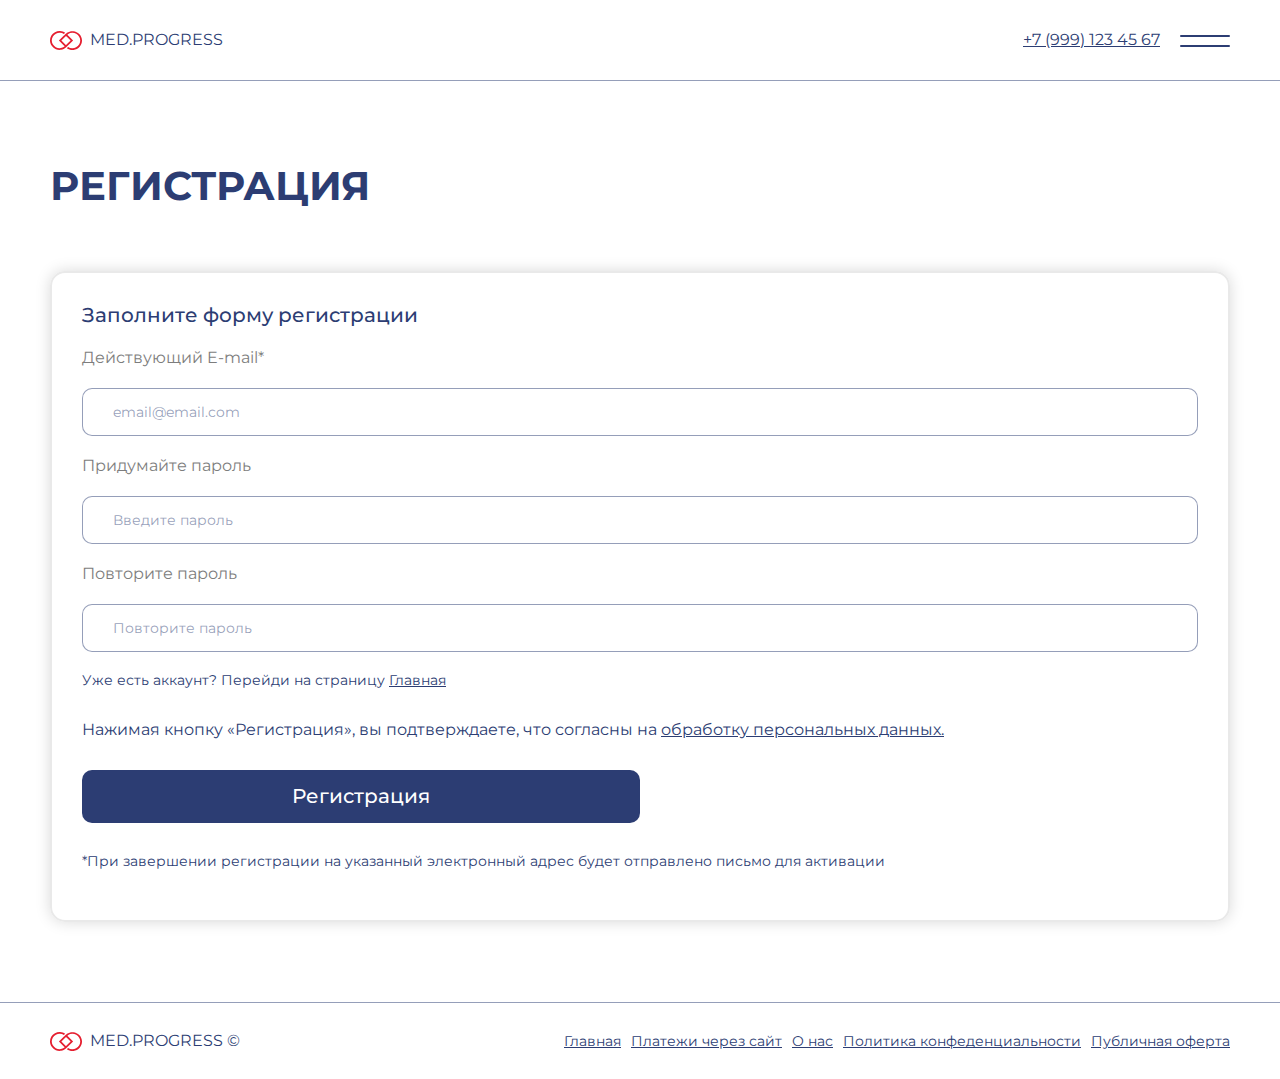
<file: registration.html>
<!DOCTYPE html>
<html lang="ru">
    <head>
        <meta charset="UTF-8" />
        <meta
            name="viewport"
            content="width=device-width, user-scalable=no, initial-scale=1.0, maximum-scale=1.0, minimum-scale=1.0"
        />
        <meta http-equiv="X-UA-Compatible" content="ie=edge" />
        <title>Регистрация</title>

        <!--  Fonts  -->
        <link rel="preconnect" href="https://fonts.googleapis.com" />
        <link rel="preconnect" href="https://fonts.gstatic.com" crossorigin />
        <link
            href="https://fonts.googleapis.com/css2?family=Montserrat:wght@400;500;700&display=swap"
            rel="stylesheet"
        />

        <!--  Styles  -->
        <link rel="stylesheet" href="css/normalize.css" />
        <link rel="stylesheet" href="css/style.css" />
        <link rel="stylesheet" href="css/media.css">
    </head>
    <body>
        <!-- Header -->
        <header class="header">
            <div class="container">
                <div class="header__inner">
                    <a href="/" class="logo header__logo">
                        <img src="img/logo.svg" alt="Header logotype" />
                        <span>MED.PROGRESS</span>
                    </a>
                    <div class="header__info">
                        <a class="header__phone" href="tel:+79991234567"
                            >+7 (999) 123 45 67</a
                        >
                        <div class="header__burger"></div>
                    </div>
                </div>
            </div>
        </header>

        <!--  Menu  -->
        <div class="menu">
            <div class="container">
                <div class="menu__inner">
                    <div class="menu__navigation">
                        <h2 class="title menu__navigation__title">Меню</h2>
                        <nav class="menu__navigation__body">
                            <ul class="menu__navigation__list">
                                <li class="menu__navigation__item">
                                    <a href="/" class="menu__navigation__link"
                                        >Главная</a
                                    >
                                </li>
                                <li class="menu__navigation__item">
                                    <a
                                        href="/services"
                                        class="menu__navigation__link"
                                        >Сервисы</a
                                    >
                                </li>
                                <li class="menu__navigation__item">
                                    <a
                                        href="/about"
                                        class="menu__navigation__link"
                                        >О нас</a
                                    >
                                </li>
                            </ul>
                        </nav>
                    </div>
                    <div class="menu__contacts">
                        <h2 class="title menu__contacts__title">Контакты</h2>
                        <div class="menu__contacts__body">
                            <ul class="menu__contacts__list">
                                <li class="menu__contacts__item">
                                    <img src="img/message.svg" alt="" />
                                    <div>
                                        <a
                                            href="mailto:info@circleschool.ru"
                                            class="menu__contacts__link"
                                            >info@circleschool.ru</a
                                        >
                                    </div>
                                </li>
                                <li class="menu__contacts__item">
                                    <img src="img/phone.svg" alt="" />
                                    <div>
                                        <a
                                            href="tel:+79991234567"
                                            class="menu__contacts__link"
                                            >+7 (999) 123 45 67</a
                                        >
                                    </div>
                                </li>
                                <li class="menu__contacts__item">
                                    <img src="img/map.svg" alt="" />
                                    <div class="menu__contacts__address">
                                        <ul>
                                            <li>ООО «CIRCLE SCHOOL»</li>
                                            <li>ИНН 0273908137</li>
                                            <li>КПП 027701001</li>
                                            <li>ОГРН 1160280082896</li>
                                        </ul>
                                        <span
                                            >450065, Республика Башкортостан, г.
                                            Уфа, ул. Карла Маркса, 3Б, офис 403
                                            по будням с 9:00 до 18:00</span
                                        >
                                    </div>
                                </li>
                            </ul>
                        </div>
                    </div>
                </div>
            </div>
        </div>

        <main>
            <section class="registration">
                <div class="container">
                    <div class="registration__inner">
                        <h1 class="title registration__title">Регистрация</h1>
                        <form action="" class="registration__form">
                            <h2 class="subtitle registration__subtitle">
                                Заполните форму регистрации
                            </h2>

                            <div class="registration__input">
                                <label for="email">Действующий E-mail*</label>
                                <input
                                    type="text"
                                    id="email"
                                    name="email"
                                    class="input"
                                    placeholder="email@email.com"
                                />
                                <!-- <small class="form__error"></small> -->
                            </div>

                            <div class="registration__input">
                                <label for="password">Придумайте пароль</label>
                                <input
                                    type="password"
                                    id="password"
                                    name="password"
                                    class="input"
                                    placeholder="Введите пароль"
                                />
                                <!-- <small class="form__error"></small> -->
                            </div>

                            <div class="registration__input">
                                <label for="confirm-password"
                                    >Повторите пароль</label
                                >
                                <input
                                    type="password"
                                    id="confirm-password"
                                    name="confirm-password"
                                    class="input"
                                    placeholder="Повторите пароль"
                                />
                                <!-- <small class="form__error"></small> -->
                            </div>

                            <span class="registration__account"
                                >Уже есть аккаунт? Перейди на страницу
                                <a class="registration__link" href="/"
                                    >Главная</a
                                ></span
                            >

                            <span class="registration__personal-data"
                                >Нажимая кнопку «Регистрация», вы подтверждаете,
                                что согласны на
                                <a
                                    class="registration__link"
                                    href="/personal-data"
                                    >обработку персональных данных.</a
                                ></span
                            >

                            <button class="button registration__button">
                                Регистрация
                            </button>

                            <span class="registration__info"
                                >*При завершении регистрации на указанный
                                электронный адрес будет отправлено письмо для
                                активации</span
                            >
                        </form>
                    </div>
                </div>
            </section>
        </main>

        <footer class="footer">
            <div class="container">
                <div class="footer__inner">
                    <a href="/" class="logo footer__logo">
                        <img src="img/logo.svg" alt="Footer logotype" />
                        <span>MED.PROGRESS ©</span>
                    </a>

                    <nav class="footer__navigation">
                        <ul class="footer__list">
                            <li class="footer__item">
                                <a href="/" class="footer__link">Главная</a>
                            </li>
                            <li class="footer__item">
                                <a href="/payments" class="footer__link"
                                    >Платежи через сайт</a
                                >
                            </li>
                            <li class="footer__item">
                                <a href="/about" class="footer__link">О нас</a>
                            </li>
                            <li class="footer__item">
                                <a href="/privacy-policy" class="footer__link"
                                    >Политика конфеденциальности</a
                                >
                            </li>
                            <li class="footer__item">
                                <a href="/public-offer" class="footer__link"
                                    >Публичная оферта</a
                                >
                            </li>
                        </ul>
                    </nav>
                </div>
            </div>
        </footer>

        <script src="js/main.js" type="text/javascript"></script>
    </body>
</html>
</file>
<file: css/style.css>
:root {
    --container-width: 1180px;
    --container-offset: 20px;

    /*  FONT SIZES  */
    --xxl: 96px;
    --xl: 40px;
    --l: 24px;
    --ml: 20px;
    --m: 16px;
    --s: 14px;
    --xs: 12px;

    --xl-tablet: 32px;
    --xl-mobile: 28px;

    /*  COLORS  */
    --white: #fff;
    --blue: #2c3d73;
    --lightblue: #1d77fa;
    --lightblue-darken: rgba(29, 119, 250, 0.25);
    --lightblue-bg: #e9f2ff;
    --blue-transparent-s: rgba(44, 61, 115, 0.05);
    --blue-transparent-m: rgba(44, 61, 115, 0.25);
    --blue-transparent-l: rgba(44, 61, 115, 0.5);
    --lightblue-transparent: rgba(29, 119, 250, 0.82);
    --card-bg: rgba(255, 255, 255, 0.5);
    --lighter-blue: #91b3fa;
    --green-transparent: rgba(65, 190, 148, 0.29);
    --green-light: #41be94;
    --green-darken: #339071;
    --gray-border: #f1f1f1;
    --gray-primary: #dae4f8;
    --gray-primary-darken: #a9b2c0;
    --gray-secondary: #dedede;
    --gray-darkest: #7d7d7d;
    --gray-form-border: #e9e9e9;
    --red: rgba(190, 65, 65, 0.25);
    --red-text: #dc3545;

    --menu-bg: linear-gradient(
            0deg,
            rgba(44, 61, 115, 0.05),
            rgba(44, 61, 115, 0.05)
        ),
        #ffffff;

    /*  SHADOWS  */
    --shadow-light: inset 0px 0px 10px rgba(255, 121, 121, 0.25);
    --shadow-dark: 0px 0px 10px rgba(0, 0, 0, 0.1);
    --primary-button-shadow: 0px 0px 10px rgba(0, 0, 0, 0.05);
    --form-shadow: 0px 0px 15px rgba(0, 0, 0, 0.15);
    --modal-shadow: 0px 0px 20px rgba(0, 0, 0, 0.25);

    /*  RADIUS  */
    --radius-xl: 15px;
    --radius-l: 10px;
    --radiuus-m: 8px;
    --radius-s: 3px;

    /*  TRANSITION  */
    --transition: 0.25s all linear;

    /*  BUTTON PADDINGS  */
    --p-s: 15px 10px;
    --padding-wide: 10px 30px;
    --padding-input: 15px 30px;
    --padding-normal: 10px;
}

* {
    margin: 0;
    padding: 0;
    box-sizing: border-box;
    font-family: "Montserrat", sans-serif;
}

body {
    position: relative;
    display: flex;
    flex-direction: column;
}

h1 {
    margin: 0;
}

ul {
    list-style: none;
}

html {
    line-height: 1.25;
    color: var(--blue);
}

img {
    max-width: 100%;
    width: 100%;
    height: auto;
    -o-object-fit: cover;
    object-fit: cover;
}

a {
    color: inherit;
    text-decoration: none;
}

button,
input {
    outline: none;
}

main {
    flex: 1 0 auto;
    min-height: calc(100vh - 81px - 77px);
}

.container {
    max-width: calc(var(--container-width) + var(--container-offset) * 2);
    padding: 0 var(--container-offset);
    width: 100%;
    margin: 0 auto;
}

/*  TYPOGRAPHY  */

.title {
    font-size: var(--xl);
    color: var(--blue);
    text-transform: uppercase;
    font-weight: 700;
}

.subtitle {
    font-size: var(--ml);
    color: var(--blue);
    font-weight: 500;
}

.text {
    font-size: var(--s);
    color: var(--blue);
    font-weight: 400;
}

.form__error {
    display: block;
    font-size: var(--s);
    margin: 8px 0 8px;
    color: var(--red-text);
}

.alert {
    margin-top: 32px;
    padding: 16px;
    text-align: center;
    font-size: var(--s);
    background-color: var(--red);
    border-radius: var(--radius-l);
    -webkit-border-radius: var(--radius-l);
    -moz-border-radius: var(--radius-l);
    -ms-border-radius: var(--radius-l);
    -o-border-radius: var(--radius-l);
    margin-bottom: 16px;
}

.alert-success {
    background-color: var(--green-light);
    color: var(--white);
}

.alert-error {
    background-color: var(--red-text);
    color: var(--white);
}

/*   BUTTONS   */

.button {
    border-radius: var(--radius-l);
    padding: 15px 10px;
    background-color: var(--white);
    transition: var(--transition);
    border: 0;
    color: var(--blue);
    font-size: 14px;
    cursor: pointer;
}

.button-primary {
    padding: var(--padding-wide);
    border: 1px solid var(--gray-border);
    box-shadow: var(--primary-button-shadow);
}

.button-primary:hover {
    background-color: var(--lightblue);
    color: var(--white);
    border-color: var(--lightblue);
}

.button-primary:active {
    background-color: var(--blue);
    color: var(--white);
    border-color: var(--blue);
}

.button-green {
    border-radius: var(--radius-s);
    padding: var(--padding-normal);
    background-color: var(--green-light);
    border: 1px solid var(--green-light);
    color: var(--white);
}

.button-green:hover {
    color: var(--green-light);
    background-color: var(--white);
}

.button-green:active {
    color: var(--white);
    background-color: var(--green-darken);
    border-color: var(--green-darken);
}

.button-gray {
    border-radius: var(--radius-s);
    padding: var(--padding-normal);
    color: var(--blue);
    background-color: var(--gray-primary);
    border: 1px solid var(--gray-secondary);
}

.button-gray:hover {
    background-color: var(--white);
    border-color: var(--gray-primary);
}

.button-gray:active {
    background-color: var(--gray-primary-darken);
    color: var(--white);
}

.button-modal {
    border-radius: var(--radiuus-m);
    font-size: 12px;
}

a.button {
    text-align: center;
}

.input {
    border-radius: var(--radius-l);
    padding: var(--padding-input);
    font-size: var(--s);
    color: var(--blue);
    background-color: var(--white);
    border: 1px solid var(--blue-transparent-l);
    transition: var(--transition);
}

.input::-webkit-input-placeholder {
    color: var(--blue-transparent-l);
}

.input::-moz-placeholder {
    color: var(--blue-transparent-l);
}

.input:-ms-input-placeholder {
    color: var(--blue-transparent-l);
}

.input::-ms-input-placeholder {
    color: var(--blue-transparent-l);
}

.input::placeholder {
    color: var(--blue-transparent-l);
}

.input-password {
    position: relative;
}

.input-password input {
    width: 100%;
}

.input-password label {
    cursor: pointer;
    display: flex;
    align-items: center;
    justify-content: center;
    width: 20px;
    height: 20px;
    position: absolute;
    top: calc(50% - 10px);
    right: 20px;
    transition: var(--transition);
    -webkit-transition: var(--transition);
    -moz-transition: var(--transition);
    -ms-transition: var(--transition);
    -o-transition: var(--transition);
}

.input-password label:hover {
    color: var(--lightblue);
}

.input:hover {
    border-color: var(--lightblue);
}

.input:focus {
    border-color: var(--lightblue);
    box-shadow: var(--shadow-light);
}

.logo {
    display: flex;
    flex-direction: row;
    gap: 8px;
    align-items: center;
}

.logo span {
    font-size: var(--m);
}

.modal {
    position: fixed;
    top: 50%;
    transform: translate(1000%, -50%);
    left: 50%;
    right: 0;
    padding: var(--padding-normal);
    max-width: 440px;
    height: auto;
    width: 100%;
    z-index: 100;
    -webkit-transform: translate(500%, -50%);
    -moz-transform: translate(500%, -50%);
    -ms-transform: translate(500%, -50%);
    -o-transform: translate(500%, -50%);
    transition: var(--transition);
    -webkit-transition: var(--transition);
    -moz-transition: var(--transition);
    -ms-transition: var(--transition);
    -o-transition: var(--transition);
}

.modal__inner {
    display: flex;
    flex-direction: column;
    gap: 20px;
    background-color: var(--white);
    box-shadow: var(--form-shadow);
    padding: var(--padding-normal);
    border-radius: var(--radius-l);
    -webkit-border-radius: var(--radius-l);
    -moz-border-radius: var(--radius-l);
    -ms-border-radius: var(--radius-l);
    -o-border-radius: var(--radius-l);
}

.modal-opened {
    transform: translate(-50%, -50%);
    -webkit-transform: translate(-50%, -50%);
    -moz-transform: translate(-50%, -50%);
    -ms-transform: translate(-50%, -50%);
    -o-transform: translate(-50%, -50%);
}

/*  HEADER  */

.header {
    position: -webkit-sticky;
    position: sticky;
    top: 0;
    z-index: 999;
    background-color: var(--white);
    border-bottom: 1px solid var(--blue-transparent-l);
}

.header__inner {
    padding: 20px 0;
    display: flex;
    flex-direction: row;
    align-items: center;
    justify-content: space-between;
}

.header__logo {
    display: flex;
    flex-direction: row;
    gap: 8px;
    align-items: center;
}

.header__logo span {
    font-size: var(--m);
}

.header__info {
    display: flex;
    flex-direction: row;
    align-items: center;
    gap: 20px;
}

.header__phone {
    transition: var(--transition);
    text-decoration: underline;
}

.header__phone:hover {
    color: var(--lightblue);
}

.header__burger {
    position: relative;
    width: 50px;
    height: 40px;
    transition: var(--transition);
    cursor: pointer;
}

.header__burger:before,
.header__burger:after {
    position: absolute;
    content: "";
    width: 100%;
    height: 2px;
    transition: var(--transition);
    border-radius: var(--radius-l);
    background-color: var(--blue);
}

.header__burger:before {
    transform: translateY(15px);
}

.header__burger:after {
    transform: translateY(25px);
}

.header__burger-active:before,
.header__burger-active:after {
    background-color: var(--lightblue);
}

.header__burger-active:before {
    transform: translateY(20px) rotate(-45deg);
}

.header__burger-active:after {
    transform: translateY(20px) rotate(45deg);
}

/*  ===============================================  */
/*  MENU  */
.menu {
    overflow-y: scroll;
    transition: var(--transition);
    transform: translateY(-110%);
    opacity: 0;
    position: fixed;
    width: 100%;
    height: calc(100vh - 80px);
    top: 80px;
    left: 0;
    right: 0;
    bottom: 0;
    background-color: var(--lightblue-bg);
    z-index: 888;
}

.menu__inner {
    padding: 100px 0;
    display: grid;
    grid-template-columns: repeat(2, 1fr);
    grid-gap: 20px;
}

.menu__navigation__title,
.menu__contacts__title {
    margin-bottom: 70px;
}

.menu__navigation {
}

.menu__navigation__body {
}

.menu__navigation__list {
    display: flex;
    flex-direction: column;
    gap: 20px;
}

.menu__navigation__item {
}

.menu__navigation__link {
    display: flex;
    flex-direction: row;
    align-items: center;
    justify-content: flex-start;
    gap: 10px;
    font-size: var(--l);
    transition: var(--transition);
    text-decoration: underline;
}

.menu__navigation__link:hover,
.menu__navigation__link-active {
    color: var(--lightblue);
}

.menu__navigation__link-with-icon {
    text-decoration: none;
}

.menu__contacts {
}

.menu__contacts__body {
}

.menu__contacts__list {
    display: flex;
    flex-direction: column;
    gap: 20px;
}

.menu__contacts__item {
    display: flex;
    flex-direction: row;
    align-items: flex-start;
    gap: 20px;
}

.menu__contacts__link {
    text-decoration: underline;
    font-size: var(--l);
    transition: var(--transition);
}

.menu__contacts__item img {
    width: 30px;
    height: 30px;
}

.menu__contacts__link:hover {
    color: var(--lightblue);
}

.menu__contacts__address {
    display: flex;
    flex-direction: column;
    gap: 24px;
    font-size: var(--l);
}

.menu-active {
    transform: translateY(0);
    opacity: 1;
    overflow-y: scroll;
}

body.menu-is-active {
    overflow: hidden;
}

/*  ===============================================  */

/*   AUTH BLOCK   */
.auth {
    background-color: var(--lightblue-bg);
}

.auth__inner {
    width: 100%;
    padding: 100px 0 100px;
    display: grid;
    grid-template-columns: repeat(2, 1fr);
    grid-gap: 20px;
    grid-auto-flow: row;
}

.auth__content {
    width: 100%;
    display: flex;
    flex-direction: column;
}

.auth__text {
    margin-top: 20px;
}

.auth__form {
    width: 100%;
    align-self: end;
    margin-top: 122px;
}

.auth__form__input {
    width: 100%;
}

.auth__form__input:nth-child(2) {
    margin-top: 20px;
    margin-bottom: 10px;
}

.auth__form__link {
    transition: var(--transition);
    font-size: 14px;
    font-weight: 400;
    text-decoration: underline;
}

.auth__form__link:hover {
    color: var(--lightblue);
}

.auth__form__buttons {
    display: flex;
    flex-direction: row;
    align-items: center;
    gap: 20px;
    margin-top: 30px;
}

.auth__form__button {
    width: 50%;
}

.auth__form__button:hover {
    background-color: var(--lightblue);
    color: var(--white);
}

.auth__form__button:active {
    background-color: var(--blue);
    color: var(--white);
}

.auth__slider {
    max-width: 580px;
}

.swiper {
    height: 100%;
    display: flex !important;
    flex-direction: column !important;
    justify-content: space-between !important;
}

.swiper-slide {
    display: flex;
    flex-direction: column;
    align-items: center;
    justify-content: space-between;
}

.swiper-slide-image__container {
    display: flex;
    align-items: center;
    justify-content: center;
    max-height: 450px;
    height: 100%;
}

.swiper-slide-image {
    width: 100%;
    height: auto;
    -o-object-fit: cover;
    object-fit: cover;
}

.swiper-slide-text {
    margin: 24px 0 36px;
    text-align: center;
}

.swiper-pagination {
    bottom: 0;
}

.swiper-pagination-bullet {
    background-color: var(--lightblue) !important;
}

.swiper-notification {
    display: none;
}

/*  ===============================================  */

/*  INSTRUCTION  */

.instruction {
}

.instruction__inner {
    padding: 100px 0;
}

.instruction__title {
    margin-bottom: 60px;
}

.instruction__content {
    display: grid;
    grid-template-columns: repeat(3, 1fr);
    grid-template-rows: repeat(auto-fit, 1fr);
    grid-gap: 20px;
}

.instruction__item {
    display: flex;
    flex-direction: row;
    align-items: center;
}

.instruction__item-number {
    padding: 10px;
    min-width: 80px;
    min-height: 136px;
    display: flex;
    align-items: center;
    justify-content: center;
}

.instruction__item-number h3 {
    font-size: var(--xxl);
    color: var(--blue-transparent-l);
    transition: var(--transition);
}

.instruction__item-body {
    height: 100%;
    border-radius: var(--radius-l);
    background-color: var(--blue-transparent-s);
    border: 1px solid var(--blue-transparent-s);
    padding: 20px;
    display: flex;
    flex-direction: column;
    gap: 20px;
    transition: var(--transition);
}

.instruction__item-body h4 {
    font-weight: 700;
    font-size: var(--m);
}

.instruction__item-body p {
    font-size: var(--s);
}

.instruction__item:hover .instruction__item-number h3 {
    color: var(--blue);
}

.instruction__item:hover .instruction__item-body {
    background-color: var(--white);
    box-shadow: 0px 0px 25px rgba(0, 0, 0, 0.05);
    border-color: #f7f7f7;
}

/*  ===============================================  */

/* FOOTER */
.footer {
    border-top: 1px solid var(--blue-transparent-l);
}

.footer__inner {
    padding: 28px 0;
    display: flex;
    flex-direction: row;
    align-items: center;
    justify-content: space-between;
}

.footer__logo {
}

.footer__logo span {
    white-space: nowrap;
}

.footer__navigation {
}

.footer__list {
    display: flex;
    flex-direction: row;
    align-items: center;
    gap: 10px;
}

.footer__item {
}

.footer__link {
    font-size: var(--s);
    text-decoration: underline;
    transition: var(--transition);
}

.footer__link:hover {
    color: var(--lightblue);
}

/*   REGISTRATION   */
.registration {
}

.registration__inner {
    padding: 100px 0 140px;
}

.registration__title {
    margin-bottom: 100px;
}

.registration__form {
    border-radius: var(--radius-xl);
    padding: 30px 30px 50px 30px;
    border: 2px solid var(--gray-form-border);
    box-shadow: var(--form-shadow);
    display: flex;
    flex-direction: column;
}

.registration__subtitle {
    margin-bottom: 20px;
}

.registration__input {
    width: 100%;
    margin-bottom: 20px;
}

.registration__input:last-child {
    margin-bottom: 10px;
}

.registration__input label {
    margin-bottom: 20px;
    color: var(--gray-darkest);
    display: block;
}

.registration__input input {
    width: 100%;
}

.registration__account {
    font-size: var(--s);
    margin-bottom: 30px;
}

.registration__personal-data {
    font-size: var(--m);
    margin-bottom: 30px;
}

.registration__link {
    transition: var(--transition);
    text-decoration: underline;
}

.registration__link:hover {
    color: var(--lightblue);
}

.registration__button {
    width: 50%;
    background-color: var(--blue);
    color: var(--white);
    font-size: var(--ml);
    font-weight: 500;
    padding: 15px 10px;
    margin-bottom: 30px;
}

.registration__button:hover {
    background-color: var(--lightblue);
}

.registration__button:active {
    background-color: var(--blue);
}

.registration__info {
    font-size: var(--s);
}

/*  ===============================================  */

/*    PAGE    */
.page {
}

.page__inner {
    padding-bottom: 100px;
}

.page__image {
    background: rgba(29, 119, 250, 0.25);
    border-radius: 0px 0px 10px 10px;
}

.page__title {
    padding-top: 70px;
    padding-bottom: 70px;
}

.page__body {
    display: grid;
    grid-template-columns: minmax(200px, 300px) 1fr;
}

.page__sidebar {
    padding: 25px 25px 25px 0;
}

.page__sidebar__navigation {
}

.page__sidebar__list {
    display: flex;
    flex-direction: column;
}

.page__sidebar__item {
    padding: 10px 10px 10px 0;
}

.page__sidebar__link {
    display: flex;
    flex-direction: row;
    align-items: center;
    gap: 10px;
}

.page__sidebar__image {
    max-width: 30px;
    max-height: 30px;
    transition: var(--transition);
}

.page__sidebar__text {
    font-size: var(--s);
    transition: var(--transition);
}

.page__sidebar__link:hover .page__sidebar__image,
.page__sidebar__link:hover .page__sidebar__text {
    color: var(--lightblue);
}

.page__sidebar__link-active .page__sidebar__image,
.page__sidebar__link-active .page__sidebar__text {
    color: var(--lightblue);
}

.page__content {
    min-width: 0;
    padding: 25px 0 25px 25px;
    border-left: 1px solid var(--blue-transparent-m);
}

/*  ===============================================  */

/*  PERSONAL DATA  */

.personal-data {
}

.personal-data__form {
}

.personal-data__block {
    margin-bottom: 40px;
}

.personal-data__subtitle {
    margin-bottom: 30px;
}

.personal-data__inputs {
    display: grid;
    grid-template-columns: repeat(2, 1fr);
    grid-gap: 20px;
}

/*  ===============================================  */

/*  MEDICAL INSTITUTIONS  */
.medical-institutions {
    display: flex;
    flex-direction: column;
    gap: 40px;
}

.medical-institutions__block {
    display: flex;
    flex-direction: column;
    gap: 30px;
}

.medical-institutions__block__head {
    display: flex;
    flex-direction: row;
    align-items: center;
    justify-content: space-between;
}

.medical-institutions__block__head__title {
}

.medical-institutions__block__head__button {
}

.medical-institutions__block__body {
    display: grid;
    grid-template-columns: repeat(3, 1fr);
    grid-auto-rows: auto;
    grid-gap: 20px;
}

.medical-institutions__item {
    min-height: 274px;
    transition: var(--transition);
    border: 1px solid var(--blue-transparent-m);
    border-radius: var(--radius-l);
    padding: 20px;
    display: flex;
    flex-direction: column;
    gap: 15px;
}

.medical-institutions__item__image {
    transition: var(--transition);
    border-radius: var(--radius-l);
}

.medical-institutions__item__title {
    font-size: var(--m);
    font-weight: 500;
}

.medical-institutions__item__text {
    font-size: var(--s);
    max-height: 64px;
    display: -webkit-box;
    -webkit-line-clamp: 3;
    -webkit-box-orient: vertical;
    overflow: hidden;
}

.medical-institutions__item__button {
    display: none;
    text-align: center;
}

.medical-institutions__item:hover {
    overflow: hidden;
    justify-content: flex-start;
    background-color: #c9e2ff;
}

.medical-institutions__item:hover .medical-institutions__item__text {
    -webkit-line-clamp: 9;
    max-height: 140px;
    max-height: 140px;
    max-height: 140px;
    overflow: hidden;

    display: block;
}

.medical-institutions__item:hover .medical-institutions__item__image {
    display: none;
}

.medical-institutions__item:hover .medical-institutions__item__button {
    display: inherit;
    align-self: center;
    margin-top: auto;
}

/*  ===============================================  */

/*  EXTRACTS  */
.extracts {
    display: flex;
    flex-direction: column;
}

.extracts__subtitle {
}

.extracts__items {
    width: 100%;
    display: flex;
    flex-direction: column;
    flex-wrap: nowrap;
    margin-top: 50px;
    margin-bottom: 60px;
    overflow-x: scroll;
    -webkit-overflow-scrolling: touch;
}

.extract__item {
    width: 100%;
    padding: 10px;
    display: flex;
    flex-direction: row;
}

.extract__item:nth-child(2n + 1) {
    background-color: var(--blue-transparent-s);
}

.extract__item__title,
.extract__item__date,
.extract__item__price {
    display: block;
}

.extract__item__title {
    min-width: 240px;
    width: 50%;
    flex: 0 0 50%;
}

.extract__item__date {
    flex: 0 0 25%;
    min-width: 120px;
    width: 25%;
    text-align: end;
}

.extract__item__price {
    min-width: 120px;
    width: 25%;
    text-align: end;
}

.extracts__button {
    width: -webkit-min-content;
    width: -moz-min-content;
    width: min-content;
}

/*  ===============================================  */

/*    MEDICAL INSTITUTION    */
.medical-institution {
}

.medical-institution__content {
    margin-top: 50px;
}

.medical-institution__content p {
    font-size: var(--s);
}

.medical-institution__content p:not(:last-child) {
    margin-bottom: 24px;
}

/*  ===============================================  */

/*  APPOINTMENT  */

.appointment {
}

.appointment__header {
    display: flex;
    flex-direction: column;
    gap: 10px;
    margin-bottom: 60px;
}

.appointment__subtitle {
}

.appointment__breadcrumbs {
    display: flex;
    flex-direction: row;
    gap: 4px;
}

.appointment__breadcrumbs__item {
    font-size: var(--xs);
    display: flex;
    flex-direction: row;
    gap: 4px;
}

.appointment__breadcrumbs__item a,
.appointment__breadcrumbs__item span {
    font-size: inherit;
}

.appointment__breadcrumbs__item a {
    transition: var(--transition);
    -webkit-transition: var(--transition);
    -moz-transition: var(--transition);
    -ms-transition: var(--transition);
    -o-transition: var(--transition);
}

.appointment__breadcrumbs__item a:hover {
    color: var(--lightblue);
}

.appointment__breadcrumbs__item:last-child a {
    pointer-events: none;
}

.appointment__breadcrumbs__item:last-child span {
    display: none;
}

.appointment__body {
}

.appointment__form {
    display: flex;
    flex-direction: column;
}

.appointment__button-select {
    width: 100%;
    text-align: start;
    padding: var(--padding-normal);
    transition: var(--transition);
    -webkit-transition: var(--transition);
    -moz-transition: var(--transition);
    -ms-transition: var(--transition);
    -o-transition: var(--transition);
    border: 3px solid var(--white);
}

.appointment__button-select:hover {
    border-color: var(--lighter-blue);
}
/*  ===============================================  */

/*  APPOINTMENT DEPARTMENT  */
.appointment-department {
}

.appointment-department__form {
}

.appointment-department__button {
}
/*  ===============================================  */

/*  APPOINTMENT SERVICE  */
.appointment-service {
}

.appointment-service__form {
}

.appointment-service__button {
}
/*  ===============================================  */

/*  APPOINTMENT DOCTOR  */
.appointment-doctor {
}

.appointment-doctor__form {
}

.appointment-doctor__button {
}
/*  ===============================================  */

/*  APPOINTMENT DATE  */
.appointment-date {
}

.appointment-date__form {
}

.appointment-date__form__head {
    padding: 0 10px 10px 10px;
    border-bottom: 1px solid var(--blue-transparent-l);
}

.appointment-date__form__item {
    display: flex;
    flex-direction: row;
    align-items: center;
    border: 3px solid var(--white);
    border-radius: 0;
    -webkit-border-radius: 0;
    -moz-border-radius: 0;
    -ms-border-radius: 0;
    -o-border-radius: 0;
}

.appointment-date__form__item:nth-child(2n) {
    border-color: var(--blue-transparent-s);
    background-color: var(--blue-transparent-s);
    background-clip: padding-box;
}

.appointment-date__form__item:hover {
    border-radius: var(--radius-s);
    -webkit-border-radius: var(--radius-s);
    -moz-border-radius: var(--radius-s);
    -ms-border-radius: var(--radius-s);
    -o-border-radius: var(--radius-s);
    border-color: var(--lighter-blue);
}

.appointment-date__form__head:hover {
    border-color: var(--white);
    border-radius: 0;
    -webkit-border-radius: 0;
    -moz-border-radius: 0;
    -ms-border-radius: 0;
    -o-border-radius: 0;
}

.appointment-date__form__item span:first-child {
    display: block;
    min-width: 125px;
    text-align: start;
}

.appointment-date__button {
    margin-top: 60px;
}

/*  ===============================================  */

/*  APPOINTMENT DATE  */

.appointment-time {
}

.appointment-time__form {
}

.appointment-time__form__head {
    padding: 0 10px 10px 10px;
}

.appointment-time__form__item {
    display: flex;
    flex-direction: row;
    align-items: center;
    border: 3px solid var(--white);
    border-radius: 0;
    -webkit-border-radius: 0;
    -moz-border-radius: 0;
    -ms-border-radius: 0;
    -o-border-radius: 0;
    background-clip: padding-box;
    margin-bottom: 1px;
}

.appointment-time__form__item-free {
    border-color: var(--green-transparent);
    background-color: var(--green-transparent);
}

.appointment-time__form__item-engaged {
    border-color: var(--red);
    background-color: var(--red);
}

.appointment-time__form__item:hover {
    border-radius: var(--radius-s);
    -webkit-border-radius: var(--radius-s);
    -moz-border-radius: var(--radius-s);
    -ms-border-radius: var(--radius-s);
    -o-border-radius: var(--radius-s);
    border-color: var(--lightblue-transparent);
}

.appointment-time__form__head:hover {
    border-color: var(--white);
    border-radius: 0;
    -webkit-border-radius: 0;
    -moz-border-radius: 0;
    -ms-border-radius: 0;
    -o-border-radius: 0;
}

.appointment-time__form__item span:first-child {
    display: block;
    min-width: 125px;
    text-align: start;
}
/*  ===============================================  */

/*  APPOINTMENT CONFIRMATION  */
.appointment-confirmation {
}

.appointment-confirmation__form {
    gap: 20px;
}

.appointment-confirmation__data {
}

.appointment-confirmation__buttons {
    display: flex;
    flex-direction: row;
    gap: 5px;
}

.appointment-confirmation__confirm-button,
.appointment-confirmation__close {
    width: 50%;
}

.appointment-modal {
}

.appointment-modal__subtitle {
}

.appointment-modal__text {
}

.appointment-modal__buttons {
    display: flex;
    flex-direction: row;
    gap: 10px;
}

.appointment-modal__button {
    width: 50%;
}
/*  ===============================================  */
</file>
<file: css/media.css>
@media screen and (max-width: 1280px) {
    .auth__inner {
        padding: 100px 0;
    }

    .auth__form {
        margin-top: 80px;
    }

    .instruction__inner {
        padding: 84px 0;
    }

    .registration__inner {
        padding: 80px 0;
    }

    .registration__title {
        margin-bottom: 60px;
    }

    .page__title {
        padding-top: 60px;
        padding-bottom: 60px;
    }

    .page__inner {
        padding-bottom: 80px;
    }

    .medical-institutions__block__body {
        grid-template-columns: repeat(2, 1fr);
    }

    .medical-institutions__item {
        min-height: 324px;
    }
}

@media screen and (max-width: 992px) {
    .menu__inner {
        padding: 64px 0;
    }

    .menu__navigation__title {
        margin-bottom: 48px;
    }

    .auth__inner {
        padding: 50px 0;
        grid-template-columns: 1fr;
    }

    .auth__form {
        margin-top: 40px;
    }

    .auth__slider {
        display: none;
    }

    .instruction__inner {
        padding: 72px 0;
    }

    .instruction__content {
        grid-template-columns: repeat(2, 1fr);
    }

    .footer__inner {
        flex-direction: column;
        gap: 24px;
    }

    .registration__inner {
        padding: 60px 0;
    }

    .registration__title {
        margin-bottom: 40px;
    }

    .page__body {
        grid-template-columns: 1fr;
    }

    .page__inner {
        padding-bottom: 60px;
    }

    .page__title {
        padding: 48px 0;
    }

    .page__sidebar {
        display: none;
    }

    .page__content {
        padding: 0;
        border-left: 0;
    }

    .medical-institutions__block__body {
        display: grid;
        grid-template-columns: repeat(3, 1fr);
        grid-gap: 20px;
    }

    .medical-institutions__item__button {
        pointer-events: auto;
        display: block;
        width: 100%;
        text-align: center;
        margin-top: auto;
    }

    .medical-institutions__item__text {
        max-height: -webkit-max-content;
        max-height: -moz-max-content;
        max-height: max-content;
        max-height: max-content;
        max-height: max-content;
        overflow: visible;
        display: -webkit-box;
        -webkit-line-clamp: initial;
        -webkit-box-orient: vertical;
    }

    .medical-institutions__item:hover {
        pointer-events: none;
    }

    .medical-institutions__item:hover .medical-institutions__item__image {
        display: block;
        background-color: #c9e2ff;
    }

    .medical-institutions__item:hover .medical-institutions__item__text {
        max-height: -webkit-max-content;
        max-height: -moz-max-content;
        max-height: max-content;
    }

    .medical-institutions__item:hover .medical-institutions__item__button {
        display: block;
    }

    .medical-institutions__item:hover {
        background-color: inherit;
    }
}

@media screen and (max-width: 810px) {
    .medical-institutions__block__body {
        grid-template-columns: repeat(2, 1fr);
    }
}

@media screen and (max-width: 768px) {
    .title {
        text-align: center;
        font-size: var(--xl-tablet);
    }

    .subtitle {
        text-align: center;
    }

    .menu__inner {
        padding: 36px 0;
        grid-template-columns: 1fr;
        grid-gap: 48px;
    }

    .menu__contacts__title,
    .menu__navigation__title {
        text-align: left;
        margin-bottom: 24px;
    }

    .auth__text {
        margin-top: 36px;
    }

    .instruction__title {
        margin-bottom: 48px;
    }

    .instruction__content {
        grid-template-columns: 1fr;
    }

    .footer__list {
        flex-direction: column;
        gap: 12px;
    }

    .registration__inner {
        padding: 48px 0;
    }

    .registration__title {
        margin-bottom: 36px;
    }

    .registration__subtitle {
        margin-bottom: 32px;
    }

    .registration__button {
        width: 100%;
        font-size: var(--m);
    }

    .page__inner {
        padding-bottom: 48px;
    }

    .page__title {
        padding: 36px 0;
    }

    .personal-data__inputs {
        grid-template-columns: 1fr;
    }

    .personal-data__button {
        width: 100%;
    }

    .extracts__items {
        margin: 36px 0;
    }

    .medical-institution__subtitle {
        text-align: center;
    }

    .medical-institution__content {
        margin-top: 36px;
    }

    .medical-institution__content p:not(:last-child) {
        margin-bottom: 18px;
    }

    .appointment__header {
        margin-bottom: 48px;
    }

    .appointment__breadcrumbs {
        flex-wrap: wrap;
        margin: 0 auto;
    }

    .appointment__button-select {
        text-align: center;
    }

    .appointment-date__button {
        width: 100%;
        margin-top: 48px;
    }
}

@media screen and (max-width: 640px) {
    .medical-institutions__block__head {
        flex-direction: column;
        gap: 20px;
    }

    .medical-institutions__block__head__button {
        width: 100%;
    }

    .medical-institutions__block__body {
        grid-template-columns: repeat(1, 1fr);
    }

    .medical-institutions__item__title {
        text-align: center;
        font-size: var(--l);
    }
}

@media screen and (max-width: 540px) {
    .extract__item {
        width: -webkit-fit-content;
        width: -moz-fit-content;
        width: fit-content;
    }
}

@media screen and (max-width: 480px) {
    .title {
        font-size: var(--xl-mobile);
    }

    .header__phone {
        display: none;
    }

    .menu__inner {
        padding: 24px 0;
        grid-gap: 36px;
    }

    .menu li a,
    .menu li,
    .menu span {
        font-size: var(--m);
    }

    .menu__contacts__item:not(:last-child) {
        align-items: center;
    }

    .menu__contacts__title,
    .menu__navigation__title {
        margin-bottom: 18px;
    }

    .menu__navigation__list {
        gap: 12px;
    }

    .auth__form__input:nth-child(2) {
        margin-top: 12px;
    }

    .auth__form__buttons {
        flex-direction: column;
        gap: 12px;
    }

    .auth__form__button {
        width: 100%;
    }

    .instruction__inner {
        padding: 64px 0;
    }

    .instruction__title {
        margin-bottom: 36px;
    }

    .registration__inner {
        padding: 30px 0;
    }

    .registration__title {
        margin-bottom: 24px;
    }

    .registration__input {
        margin-bottom: 24px;
    }

    .registration__input label {
        margin-bottom: 12px;
    }

    .registration__account {
        margin-bottom: 16px;
    }

    .registration__personal-data {
        margin-bottom: 24px;
        font-size: var(--s);
    }

    .page__inner {
        padding-bottom: 32px;
    }

    .page__title {
        padding: 32px 0;
    }

    .extracts__items {
        margin: 24px 0;
    }
    .extracts__button {
        width: 100%;
    }

    .medical-institution__content {
        margin-top: 24px;
    }

    .appointment__header {
        margin-bottom: 32px;
    }

    .appointment-date__button {
        margin-top: 32px;
    }

    .appointment-confirmation__buttons {
        flex-direction: column;
        gap: 10px;
    }

    .appointment-confirmation__confirm-button,
    .appointment-confirmation__close {
        width: 100%;
    }

    .appointment-modal__buttons {
        flex-direction: column;
    }

    .appointment-modal__button {
        width: 100%;
    }
}
</file>
